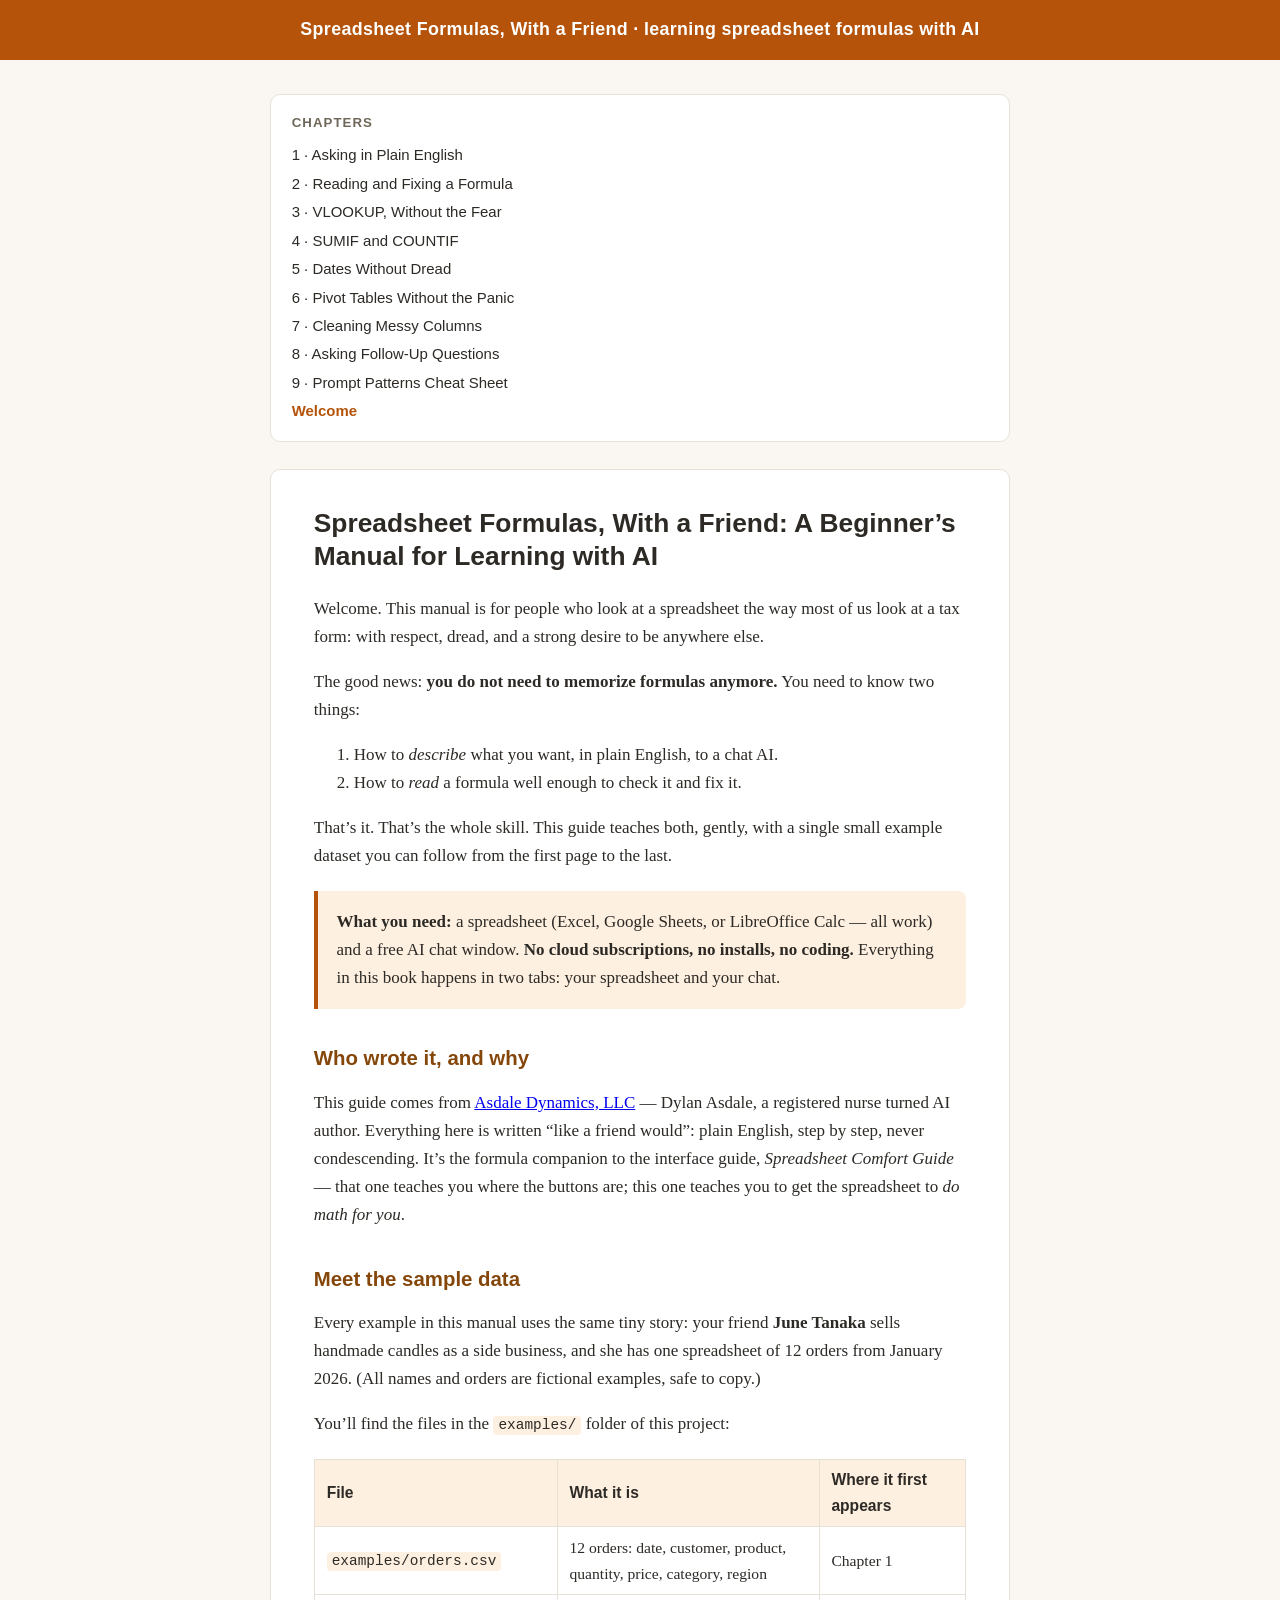
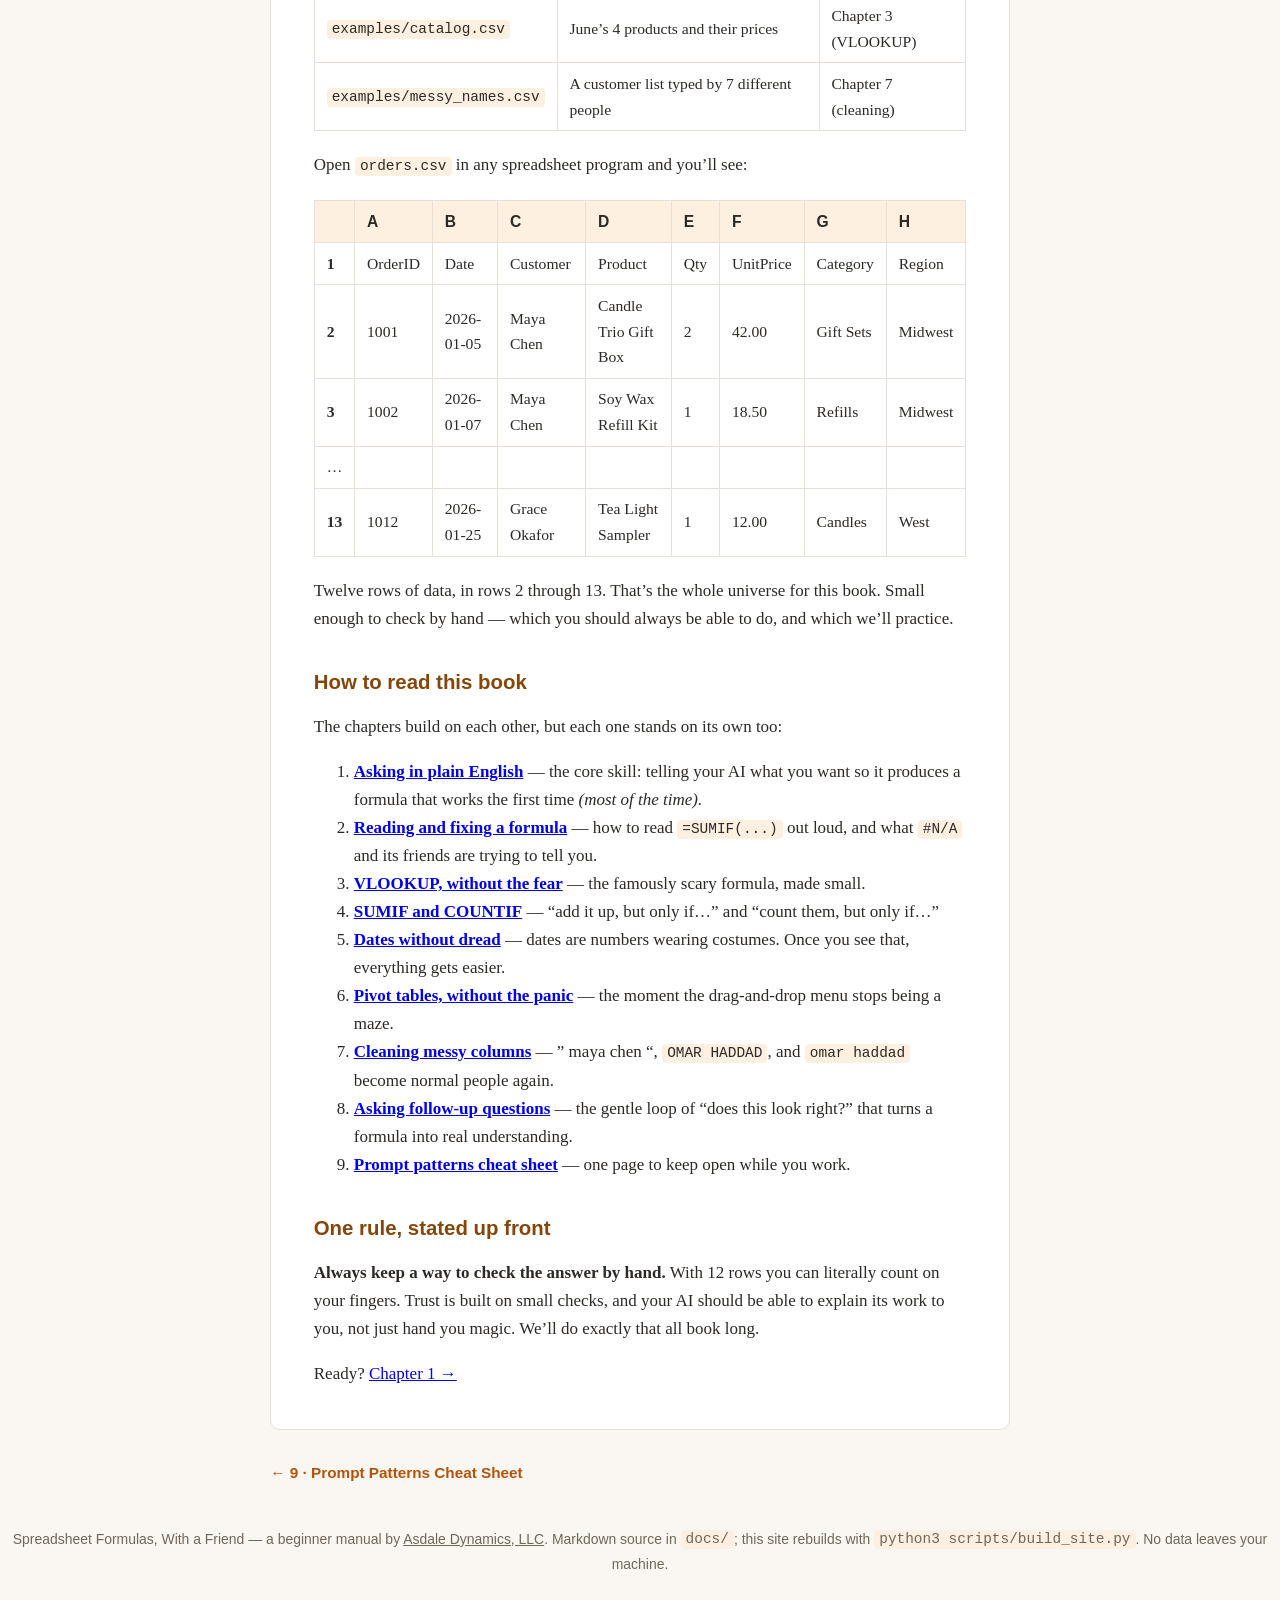
<file: site/index.html>
<!DOCTYPE html>
<html lang="en">
<head>
<meta charset="utf-8">
<meta name="viewport" content="width=device-width, initial-scale=1">
<title>Welcome · Spreadsheet Formulas, With a Friend</title>
<meta name="description" content="A beginner manual on learning spreadsheet formulas (VLOOKUP, SUMIF, dates, pivot tables) with an AI chat window. Plain English, tested examples, by Asdale Dynamics, LLC.">
<link rel="stylesheet" href="style.css">
</head>
<body>
<header class="site"><a class="title" href="index.html">
Spreadsheet Formulas, With a Friend &#183; learning spreadsheet formulas with AI
</a></header>
<main>
<nav class="chapters"><strong>Chapters</strong><a href="01-asking-in-plain-english.html">1 · Asking in Plain English</a><br><a href="02-reading-and-fixing-formulas.html">2 · Reading and Fixing a Formula</a><br><a href="03-vlookup.html">3 · VLOOKUP, Without the Fear</a><br><a href="04-sumif-and-countif.html">4 · SUMIF and COUNTIF</a><br><a href="05-dates.html">5 · Dates Without Dread</a><br><a href="06-pivot-tables.html">6 · Pivot Tables Without the Panic</a><br><a href="07-cleaning-messy-columns.html">7 · Cleaning Messy Columns</a><br><a href="08-follow-up-questions.html">8 · Asking Follow-Up Questions</a><br><a href="09-cheatsheet.html">9 · Prompt Patterns Cheat Sheet</a><br><a class="here" href="index.html">Welcome</a></nav>
<article>
<h1 id="spreadsheet-formulas-with-a-friend-a-beginners-manual-for-learning-with-ai">Spreadsheet Formulas, With a Friend: A Beginner&rsquo;s Manual for Learning with AI</h1>
<p>Welcome. This manual is for people who look at a spreadsheet the way most of
us look at a tax form: with respect, dread, and a strong desire to be
anywhere else.</p>
<p>The good news: <strong>you do not need to memorize formulas anymore.</strong> You need to
know two things:</p>
<ol>
<li>How to <em>describe</em> what you want, in plain English, to a chat AI.</li>
<li>How to <em>read</em> a formula well enough to check it and fix it.</li>
</ol>
<p>That&rsquo;s it. That&rsquo;s the whole skill. This guide teaches both, gently, with a
single small example dataset you can follow from the first page to the last.</p>
<blockquote>
<p><strong>What you need:</strong> a spreadsheet (Excel, Google Sheets, or LibreOffice
Calc — all work) and a free AI chat window. <strong>No cloud subscriptions, no
installs, no coding.</strong> Everything in this book happens in two tabs: your
spreadsheet and your chat.</p>
</blockquote>
<h2 id="who-wrote-it-and-why">Who wrote it, and why</h2>
<p>This guide comes from <a href="https://dylanasdale.github.io">Asdale Dynamics, LLC</a> —
Dylan Asdale, a registered nurse turned AI author. Everything here is
written &ldquo;like a friend would&rdquo;: plain English, step by step, never
condescending. It&rsquo;s the formula companion to the interface guide,
<em>Spreadsheet Comfort Guide</em> — that one teaches you where the buttons are;
this one teaches you to get the spreadsheet to <em>do math for you</em>.</p>
<h2 id="meet-the-sample-data">Meet the sample data</h2>
<p>Every example in this manual uses the same tiny story: your friend <strong>June
Tanaka</strong> sells handmade candles as a side business, and she has one
spreadsheet of 12 orders from January 2026. (All names and orders are
fictional examples, safe to copy.)</p>
<p>You&rsquo;ll find the files in the <code>examples/</code> folder of this project:</p>
<table>
<thead>
<tr>
<th>File</th>
<th>What it is</th>
<th>Where it first appears</th>
</tr>
</thead>
<tbody>
<tr>
<td><code>examples/orders.csv</code></td>
<td>12 orders: date, customer, product, quantity, price, category, region</td>
<td>Chapter 1</td>
</tr>
<tr>
<td><code>examples/catalog.csv</code></td>
<td>June&rsquo;s 4 products and their prices</td>
<td>Chapter 3 (VLOOKUP)</td>
</tr>
<tr>
<td><code>examples/messy_names.csv</code></td>
<td>A customer list typed by 7 different people</td>
<td>Chapter 7 (cleaning)</td>
</tr>
</tbody>
</table>
<p>Open <code>orders.csv</code> in any spreadsheet program and you&rsquo;ll see:</p>
<table>
<thead>
<tr>
<th></th>
<th>A</th>
<th>B</th>
<th>C</th>
<th>D</th>
<th>E</th>
<th>F</th>
<th>G</th>
<th>H</th>
</tr>
</thead>
<tbody>
<tr>
<td><strong>1</strong></td>
<td>OrderID</td>
<td>Date</td>
<td>Customer</td>
<td>Product</td>
<td>Qty</td>
<td>UnitPrice</td>
<td>Category</td>
<td>Region</td>
</tr>
<tr>
<td><strong>2</strong></td>
<td>1001</td>
<td>2026-01-05</td>
<td>Maya Chen</td>
<td>Candle Trio Gift Box</td>
<td>2</td>
<td>42.00</td>
<td>Gift Sets</td>
<td>Midwest</td>
</tr>
<tr>
<td><strong>3</strong></td>
<td>1002</td>
<td>2026-01-07</td>
<td>Maya Chen</td>
<td>Soy Wax Refill Kit</td>
<td>1</td>
<td>18.50</td>
<td>Refills</td>
<td>Midwest</td>
</tr>
<tr>
<td>&hellip;</td>
<td></td>
<td></td>
<td></td>
<td></td>
<td></td>
<td></td>
<td></td>
<td></td>
</tr>
<tr>
<td><strong>13</strong></td>
<td>1012</td>
<td>2026-01-25</td>
<td>Grace Okafor</td>
<td>Tea Light Sampler</td>
<td>1</td>
<td>12.00</td>
<td>Candles</td>
<td>West</td>
</tr>
</tbody>
</table>
<p>Twelve rows of data, in rows 2 through 13. That&rsquo;s the whole universe for
this book. Small enough to check by hand — which you should always be able
to do, and which we&rsquo;ll practice.</p>
<h2 id="how-to-read-this-book">How to read this book</h2>
<p>The chapters build on each other, but each one stands on its own too:</p>
<ol>
<li><strong><a href="01-asking-in-plain-english.html">Asking in plain English</a></strong> — the core
   skill: telling your AI what you want so it produces a formula that works
   the first time <em>(most of the time).</em></li>
<li><strong><a href="02-reading-and-fixing-formulas.html">Reading and fixing a formula</a></strong> —
   how to read <code>=SUMIF(...)</code> out loud, and what <code>#N/A</code> and its friends are
   trying to tell you.</li>
<li><strong><a href="03-vlookup.html">VLOOKUP, without the fear</a></strong> — the famously scary
   formula, made small.</li>
<li><strong><a href="04-sumif-and-countif.html">SUMIF and COUNTIF</a></strong> — &ldquo;add it up, but only
   if…&rdquo; and &ldquo;count them, but only if…&rdquo;</li>
<li><strong><a href="05-dates.html">Dates without dread</a></strong> — dates are numbers wearing
   costumes. Once you see that, everything gets easier.</li>
<li><strong><a href="06-pivot-tables.html">Pivot tables, without the panic</a></strong> — the moment
   the drag-and-drop menu stops being a maze.</li>
<li><strong><a href="07-cleaning-messy-columns.html">Cleaning messy columns</a></strong> — &rdquo;  maya
   chen &ldquo;, <code>OMAR HADDAD</code>, and <code>omar   haddad</code> become normal people again.</li>
<li><strong><a href="08-follow-up-questions.html">Asking follow-up questions</a></strong> — the gentle
   loop of &ldquo;does this look right?&rdquo; that turns a formula into real
   understanding.</li>
<li><strong><a href="09-cheatsheet.html">Prompt patterns cheat sheet</a></strong> — one page to keep
   open while you work.</li>
</ol>
<h2 id="one-rule-stated-up-front">One rule, stated up front</h2>
<p><strong>Always keep a way to check the answer by hand.</strong> With 12 rows you can
literally count on your fingers. Trust is built on small checks, and your AI
should be able to explain its work to you, not just hand you magic. We&rsquo;ll do
exactly that all book long.</p>
<p>Ready? <a href="01-asking-in-plain-english.html">Chapter 1 →</a></p>
</article>
<footer class="pager"><a href="09-cheatsheet.html">&#8592; 9 · Prompt Patterns Cheat Sheet</a><span></span></footer>
</main>
<footer class="colophon">
Spreadsheet Formulas, With a Friend &#8212; a beginner manual by
<a href="https://dylanasdale.github.io">Asdale Dynamics, LLC</a>.
Markdown source in <code>docs/</code>; this site rebuilds with
<code>python3 scripts/build_site.py</code>. No data leaves your machine.
</footer>
</body>
</html>
</file>
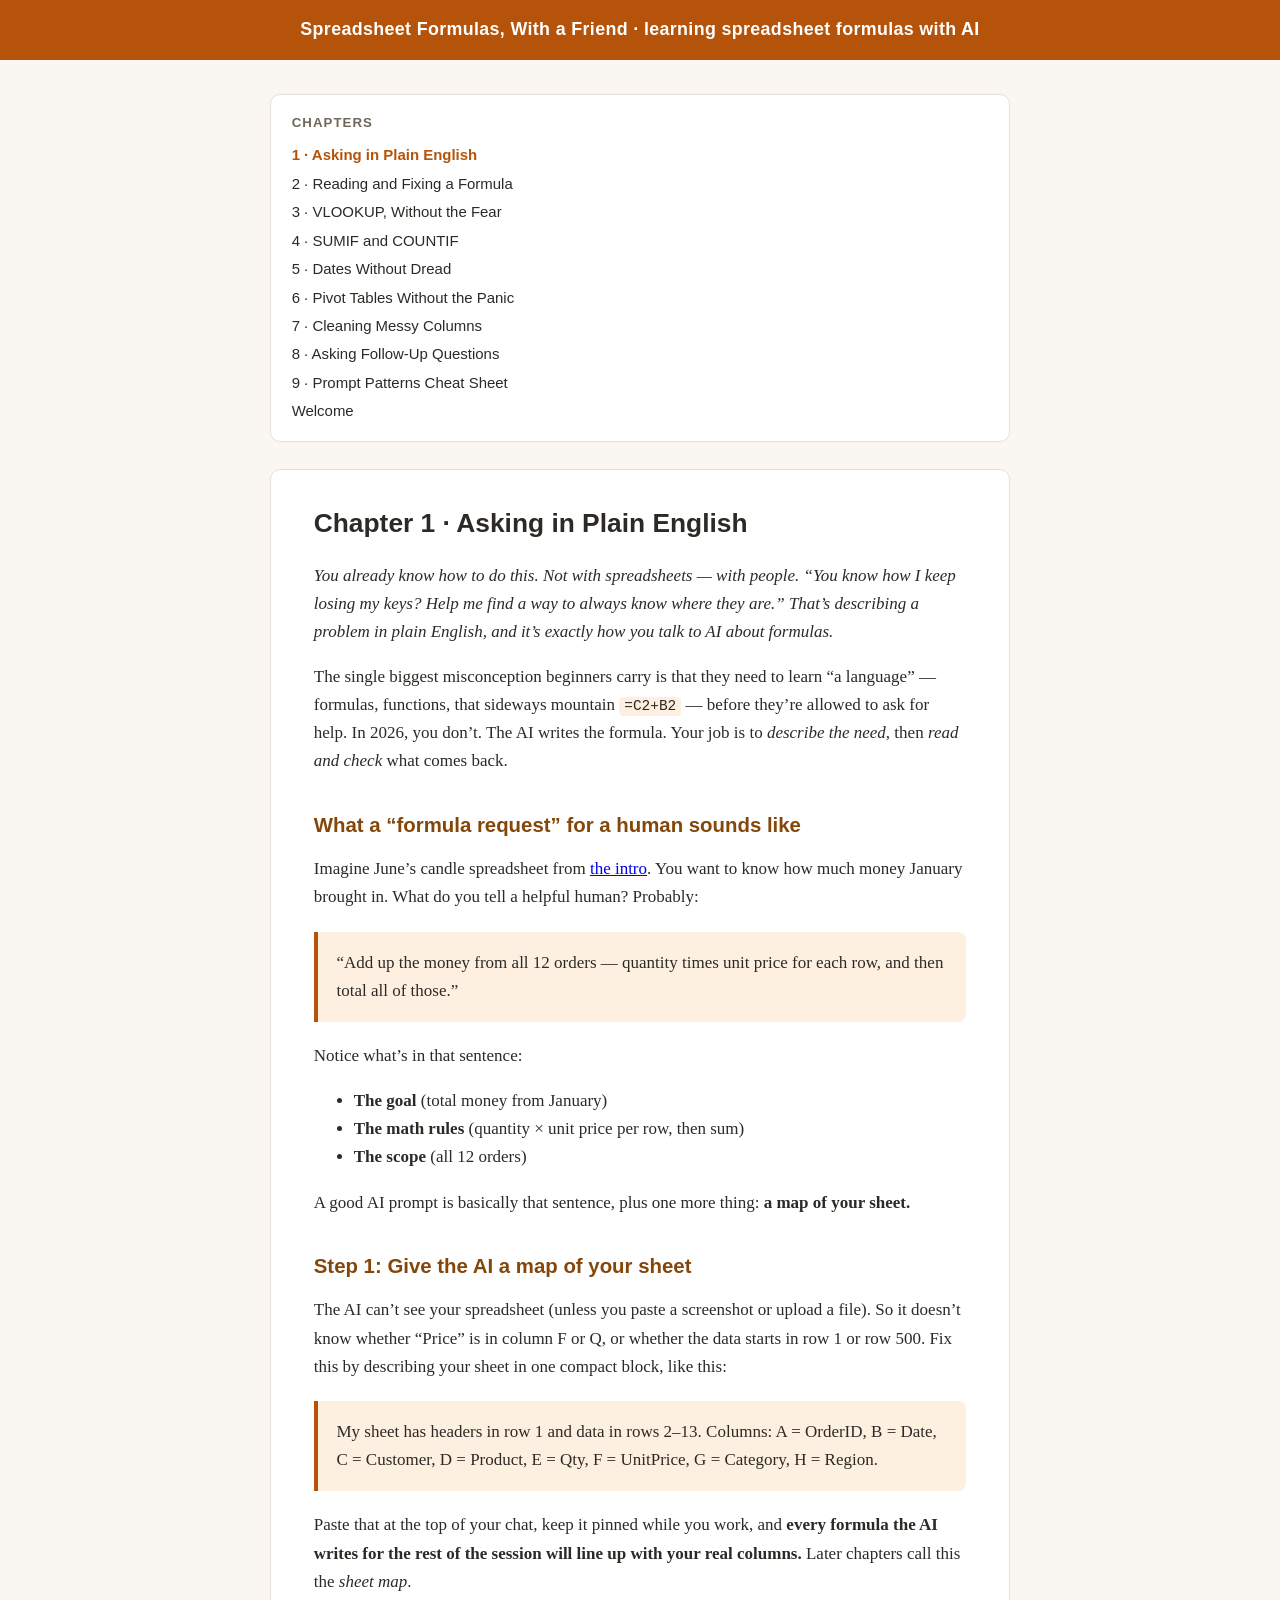
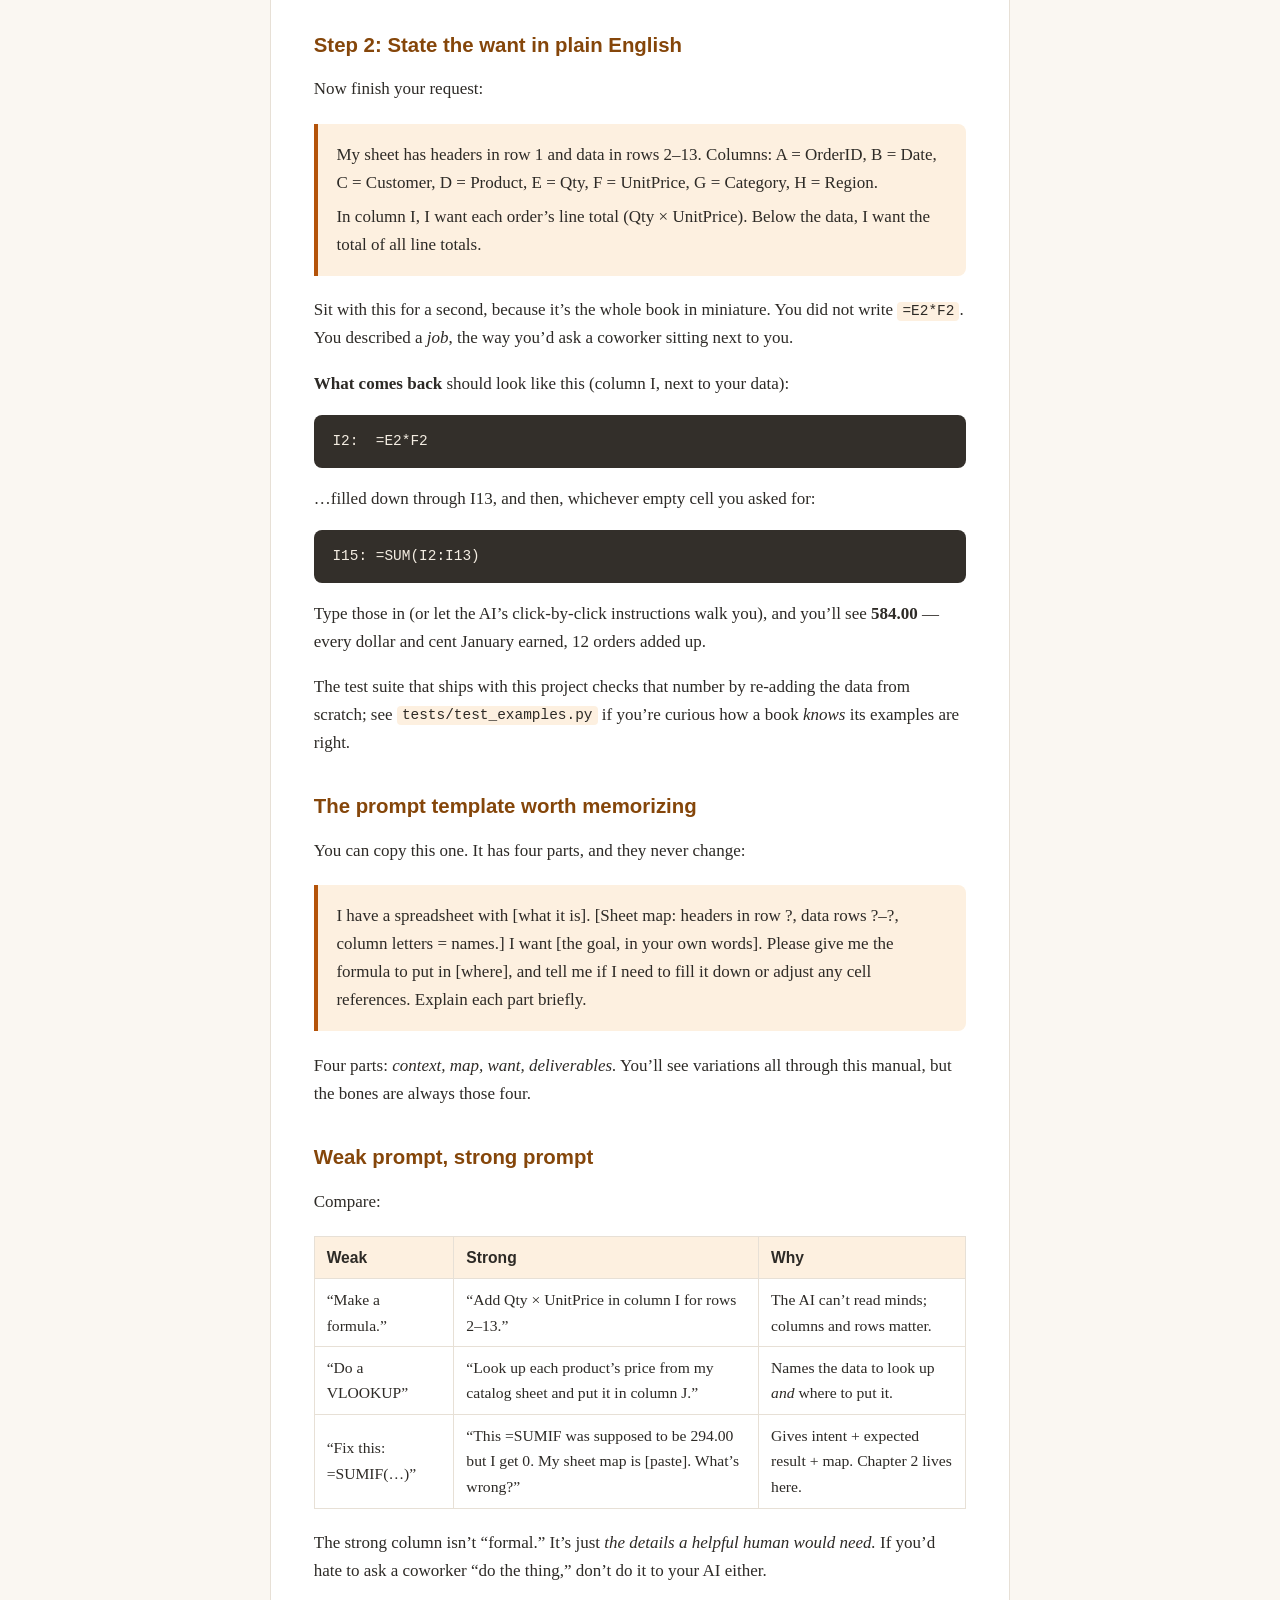
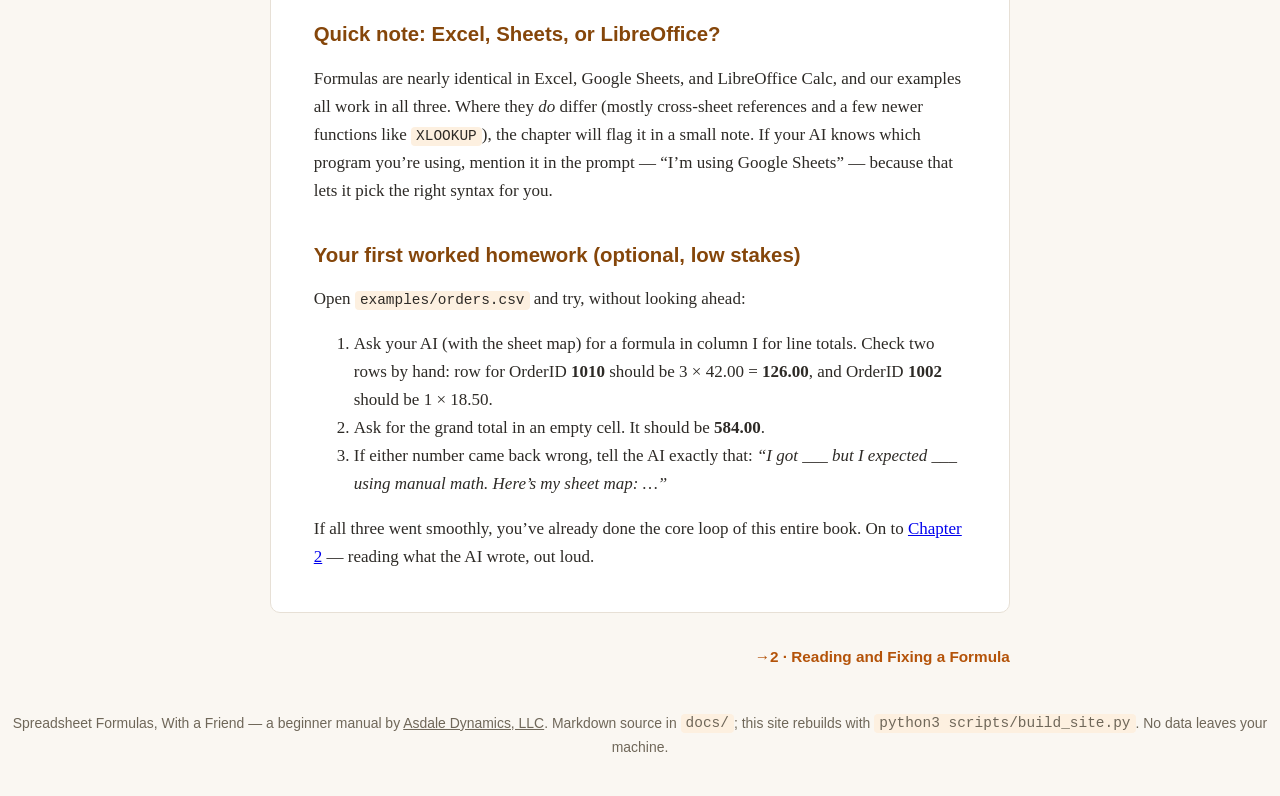
<file: site/01-asking-in-plain-english.html>
<!DOCTYPE html>
<html lang="en">
<head>
<meta charset="utf-8">
<meta name="viewport" content="width=device-width, initial-scale=1">
<title>1 · Asking in Plain English · Spreadsheet Formulas, With a Friend</title>
<meta name="description" content="A beginner manual on learning spreadsheet formulas (VLOOKUP, SUMIF, dates, pivot tables) with an AI chat window. Plain English, tested examples, by Asdale Dynamics, LLC.">
<link rel="stylesheet" href="style.css">
</head>
<body>
<header class="site"><a class="title" href="index.html">
Spreadsheet Formulas, With a Friend &#183; learning spreadsheet formulas with AI
</a></header>
<main>
<nav class="chapters"><strong>Chapters</strong><a class="here" href="01-asking-in-plain-english.html">1 · Asking in Plain English</a><br><a href="02-reading-and-fixing-formulas.html">2 · Reading and Fixing a Formula</a><br><a href="03-vlookup.html">3 · VLOOKUP, Without the Fear</a><br><a href="04-sumif-and-countif.html">4 · SUMIF and COUNTIF</a><br><a href="05-dates.html">5 · Dates Without Dread</a><br><a href="06-pivot-tables.html">6 · Pivot Tables Without the Panic</a><br><a href="07-cleaning-messy-columns.html">7 · Cleaning Messy Columns</a><br><a href="08-follow-up-questions.html">8 · Asking Follow-Up Questions</a><br><a href="09-cheatsheet.html">9 · Prompt Patterns Cheat Sheet</a><br><a href="index.html">Welcome</a></nav>
<article>
<h1 id="chapter-1-asking-in-plain-english">Chapter 1 · Asking in Plain English</h1>
<p><em>You already know how to do this. Not with spreadsheets — with people.
&ldquo;You know how I keep losing my keys? Help me find a way to always know
where they are.&rdquo; That&rsquo;s describing a problem in plain English, and it&rsquo;s
exactly how you talk to AI about formulas.</em></p>
<p>The single biggest misconception beginners carry is that they need to learn
&ldquo;a language&rdquo; — formulas, functions, that sideways mountain <code>=C2+B2</code> —
before they&rsquo;re allowed to ask for help. In 2026, you don&rsquo;t. The AI writes
the formula. Your job is to <em>describe the need</em>, then <em>read and check</em> what
comes back.</p>
<h2 id="what-a-formula-request-for-a-human-sounds-like">What a &ldquo;formula request&rdquo; for a human sounds like</h2>
<p>Imagine June&rsquo;s candle spreadsheet from <a href="index.html">the intro</a>. You want to
know how much money January brought in. What do you tell a helpful human?
Probably:</p>
<blockquote>
<p>&ldquo;Add up the money from all 12 orders — quantity times unit price for each
row, and then total all of those.&rdquo;</p>
</blockquote>
<p>Notice what&rsquo;s in that sentence:</p>
<ul>
<li><strong>The goal</strong> (total money from January)</li>
<li><strong>The math rules</strong> (quantity × unit price per row, then sum)</li>
<li><strong>The scope</strong> (all 12 orders)</li>
</ul>
<p>A good AI prompt is basically that sentence, plus one more thing: <strong>a map
of your sheet.</strong></p>
<h2 id="step-1-give-the-ai-a-map-of-your-sheet">Step 1: Give the AI a map of your sheet</h2>
<p>The AI can&rsquo;t see your spreadsheet (unless you paste a screenshot or upload a
file). So it doesn&rsquo;t know whether &ldquo;Price&rdquo; is in column F or Q, or whether
the data starts in row 1 or row 500. Fix this by describing your sheet in
one compact block, like this:</p>
<blockquote>
<p>My sheet has headers in row 1 and data in rows 2–13.
Columns:
A = OrderID, B = Date, C = Customer, D = Product,
E = Qty, F = UnitPrice, G = Category, H = Region.</p>
</blockquote>
<p>Paste that at the top of your chat, keep it pinned while you work, and
<strong>every formula the AI writes for the rest of the session will line up with
your real columns.</strong> Later chapters call this the <em>sheet map</em>.</p>
<h2 id="step-2-state-the-want-in-plain-english">Step 2: State the want in plain English</h2>
<p>Now finish your request:</p>
<blockquote>
<p>My sheet has headers in row 1 and data in rows 2–13.
Columns: A = OrderID, B = Date, C = Customer, D = Product,
E = Qty, F = UnitPrice, G = Category, H = Region.</p>
<p>In column I, I want each order&rsquo;s line total (Qty × UnitPrice).
Below the data, I want the total of all line totals.</p>
</blockquote>
<p>Sit with this for a second, because it&rsquo;s the whole book in miniature. You
did not write <code>=E2*F2</code>. You described a <em>job</em>, the way you&rsquo;d ask a coworker
sitting next to you.</p>
<p><strong>What comes back</strong> should look like this (column I, next to your data):</p>
<pre><code>I2:  =E2*F2
</code></pre>
<p>…filled down through I13, and then, whichever empty cell you asked for:</p>
<pre><code>I15: =SUM(I2:I13)
</code></pre>
<p>Type those in (or let the AI&rsquo;s click-by-click instructions walk you), and
you&rsquo;ll see <strong>584.00</strong> — every dollar and cent January earned, 12 orders
added up.</p>
<p>The test suite that ships with this project checks that number by
re-adding the data from scratch; see <code>tests/test_examples.py</code> if you&rsquo;re
curious how a book <em>knows</em> its examples are right.</p>
<h2 id="the-prompt-template-worth-memorizing">The prompt template worth memorizing</h2>
<p>You can copy this one. It has four parts, and they never change:</p>
<blockquote>
<p>I have a spreadsheet with [what it is].
[Sheet map: headers in row ?, data rows ?–?, column letters = names.]
I want [the goal, in your own words].
Please give me the formula to put in [where], and tell me if I need to
fill it down or adjust any cell references. Explain each part briefly.</p>
</blockquote>
<p>Four parts: <em>context, map, want, deliverables.</em> You&rsquo;ll see variations all
through this manual, but the bones are always those four.</p>
<h2 id="weak-prompt-strong-prompt">Weak prompt, strong prompt</h2>
<p>Compare:</p>
<table>
<thead>
<tr>
<th>Weak</th>
<th>Strong</th>
<th>Why</th>
</tr>
</thead>
<tbody>
<tr>
<td>&ldquo;Make a formula.&rdquo;</td>
<td>&ldquo;Add Qty × UnitPrice in column I for rows 2–13.&rdquo;</td>
<td>The AI can&rsquo;t read minds; columns and rows matter.</td>
</tr>
<tr>
<td>&ldquo;Do a VLOOKUP&rdquo;</td>
<td>&ldquo;Look up each product&rsquo;s price from my catalog sheet and put it in column J.&rdquo;</td>
<td>Names the data to look up <em>and</em> where to put it.</td>
</tr>
<tr>
<td>&ldquo;Fix this: =SUMIF(&hellip;)&rdquo;</td>
<td>&ldquo;This =SUMIF was supposed to be 294.00 but I get 0. My sheet map is [paste]. What&rsquo;s wrong?&rdquo;</td>
<td>Gives intent + expected result + map. Chapter 2 lives here.</td>
</tr>
</tbody>
</table>
<p>The strong column isn&rsquo;t &ldquo;formal.&rdquo; It&rsquo;s just <em>the details a helpful human
would need.</em> If you&rsquo;d hate to ask a coworker &ldquo;do the thing,&rdquo; don&rsquo;t do it to
your AI either.</p>
<h2 id="quick-note-excel-sheets-or-libreoffice">Quick note: Excel, Sheets, or LibreOffice?</h2>
<p>Formulas are nearly identical in Excel, Google Sheets, and LibreOffice Calc,
and our examples all work in all three. Where they <em>do</em> differ (mostly
cross-sheet references and a few newer functions like <code>XLOOKUP</code>), the
chapter will flag it in a small note. If your AI knows which program you&rsquo;re
using, mention it in the prompt — &ldquo;I&rsquo;m using Google Sheets&rdquo; — because that
lets it pick the right syntax for you.</p>
<h2 id="your-first-worked-homework-optional-low-stakes">Your first worked homework (optional, low stakes)</h2>
<p>Open <code>examples/orders.csv</code> and try, without looking ahead:</p>
<ol>
<li>Ask your AI (with the sheet map) for a formula in column I for line
   totals. Check two rows by hand: row for OrderID <strong>1010</strong> should be
   3 × 42.00 = <strong>126.00</strong>, and OrderID <strong>1002</strong> should be 1 × 18.50.</li>
<li>Ask for the grand total in an empty cell. It should be <strong>584.00</strong>.</li>
<li>If either number came back wrong, tell the AI exactly that: <em>&ldquo;I got
   ___ but I expected ___ using manual math. Here&rsquo;s my sheet map: …&rdquo;</em></li>
</ol>
<p>If all three went smoothly, you&rsquo;ve already done the core loop of this
entire book. On to <a href="02-reading-and-fixing-formulas.html">Chapter 2</a> — reading
what the AI wrote, out loud.</p>
</article>
<footer class="pager"><span></span><a href="02-reading-and-fixing-formulas.html"> &#8594;2 · Reading and Fixing a Formula</a></footer>
</main>
<footer class="colophon">
Spreadsheet Formulas, With a Friend &#8212; a beginner manual by
<a href="https://dylanasdale.github.io">Asdale Dynamics, LLC</a>.
Markdown source in <code>docs/</code>; this site rebuilds with
<code>python3 scripts/build_site.py</code>. No data leaves your machine.
</footer>
</body>
</html>
</file>
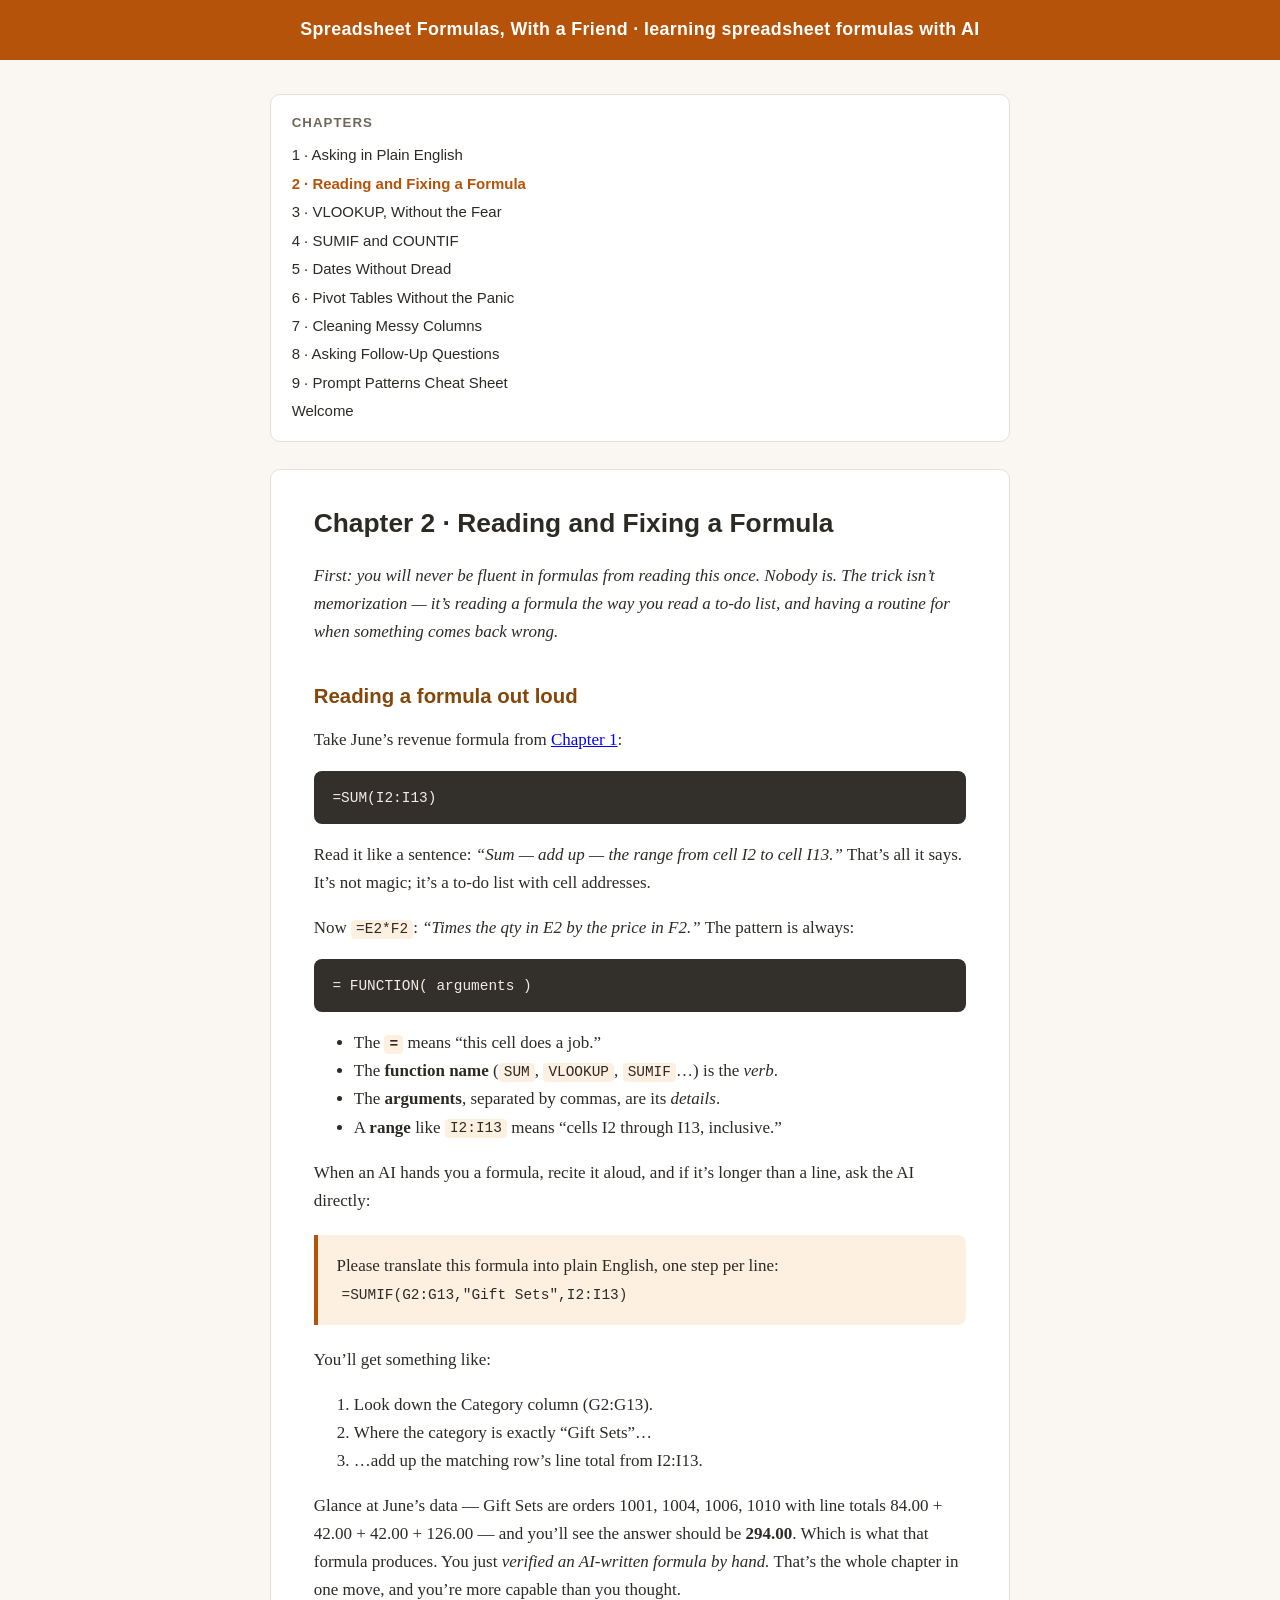
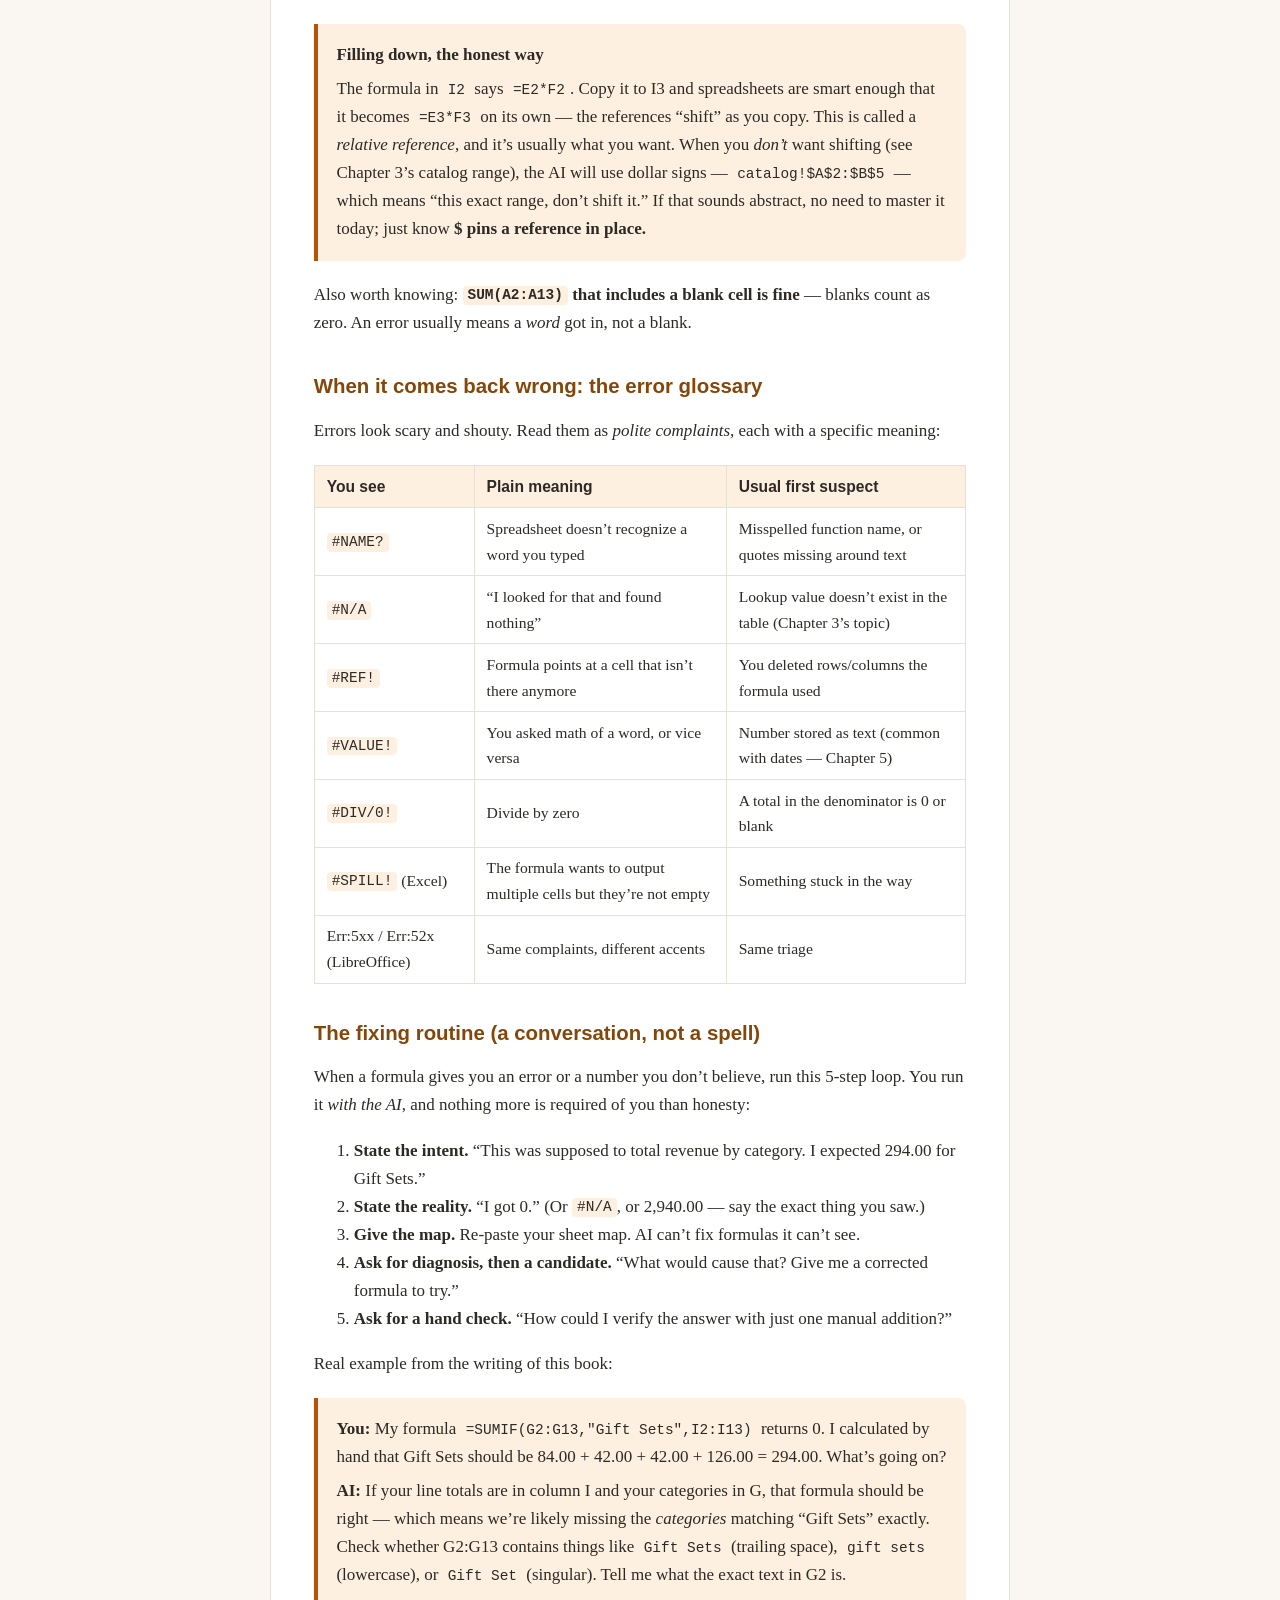
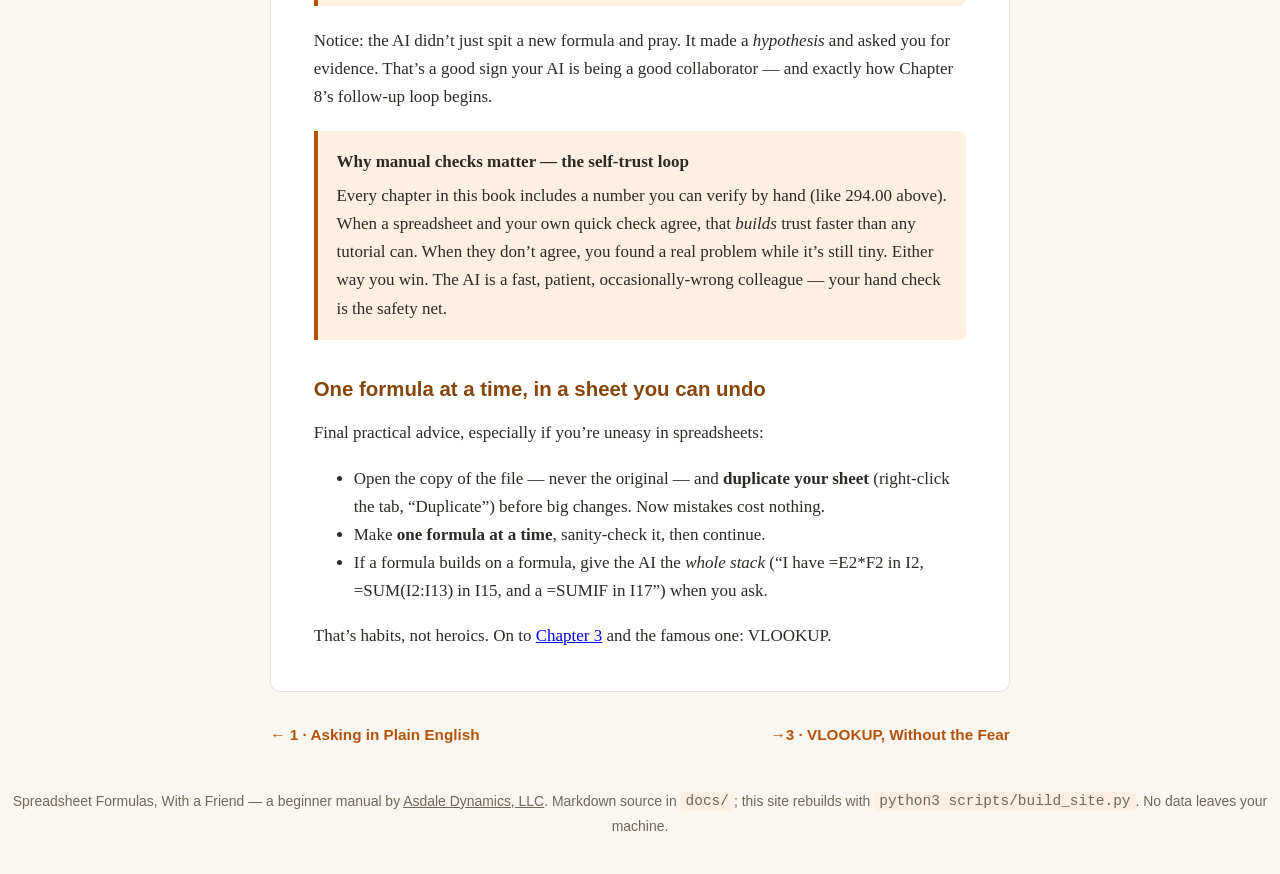
<file: site/02-reading-and-fixing-formulas.html>
<!DOCTYPE html>
<html lang="en">
<head>
<meta charset="utf-8">
<meta name="viewport" content="width=device-width, initial-scale=1">
<title>2 · Reading and Fixing a Formula · Spreadsheet Formulas, With a Friend</title>
<meta name="description" content="A beginner manual on learning spreadsheet formulas (VLOOKUP, SUMIF, dates, pivot tables) with an AI chat window. Plain English, tested examples, by Asdale Dynamics, LLC.">
<link rel="stylesheet" href="style.css">
</head>
<body>
<header class="site"><a class="title" href="index.html">
Spreadsheet Formulas, With a Friend &#183; learning spreadsheet formulas with AI
</a></header>
<main>
<nav class="chapters"><strong>Chapters</strong><a href="01-asking-in-plain-english.html">1 · Asking in Plain English</a><br><a class="here" href="02-reading-and-fixing-formulas.html">2 · Reading and Fixing a Formula</a><br><a href="03-vlookup.html">3 · VLOOKUP, Without the Fear</a><br><a href="04-sumif-and-countif.html">4 · SUMIF and COUNTIF</a><br><a href="05-dates.html">5 · Dates Without Dread</a><br><a href="06-pivot-tables.html">6 · Pivot Tables Without the Panic</a><br><a href="07-cleaning-messy-columns.html">7 · Cleaning Messy Columns</a><br><a href="08-follow-up-questions.html">8 · Asking Follow-Up Questions</a><br><a href="09-cheatsheet.html">9 · Prompt Patterns Cheat Sheet</a><br><a href="index.html">Welcome</a></nav>
<article>
<h1 id="chapter-2-reading-and-fixing-a-formula">Chapter 2 · Reading and Fixing a Formula</h1>
<p><em>First: you will never be fluent in formulas from reading this once. Nobody
is. The trick isn&rsquo;t memorization — it&rsquo;s reading a formula the way you read a
to-do list, and having a routine for when something comes back wrong.</em></p>
<h2 id="reading-a-formula-out-loud">Reading a formula out loud</h2>
<p>Take June&rsquo;s revenue formula from <a href="01-asking-in-plain-english.html">Chapter 1</a>:</p>
<pre><code>=SUM(I2:I13)
</code></pre>
<p>Read it like a sentence: <em>&ldquo;Sum — add up — the range from cell I2 to cell
I13.&rdquo;</em> That&rsquo;s all it says. It&rsquo;s not magic; it&rsquo;s a to-do list with cell
addresses.</p>
<p>Now <code>=E2*F2</code>: <em>&ldquo;Times the qty in E2 by the price in F2.&rdquo;</em> The pattern is
always:</p>
<pre><code>= FUNCTION( arguments )
</code></pre>
<ul>
<li>The <strong><code>=</code></strong> means &ldquo;this cell does a job.&rdquo;</li>
<li>The <strong>function name</strong> (<code>SUM</code>, <code>VLOOKUP</code>, <code>SUMIF</code>…) is the <em>verb</em>.</li>
<li>The <strong>arguments</strong>, separated by commas, are its <em>details</em>.</li>
<li>A <strong>range</strong> like <code>I2:I13</code> means &ldquo;cells I2 through I13, inclusive.&rdquo;</li>
</ul>
<p>When an AI hands you a formula, recite it aloud, and if it&rsquo;s longer than a
line, ask the AI directly:</p>
<blockquote>
<p>Please translate this formula into plain English, one step per line:
<code>=SUMIF(G2:G13,"Gift Sets",I2:I13)</code></p>
</blockquote>
<p>You&rsquo;ll get something like:</p>
<ol>
<li>Look down the Category column (G2:G13).</li>
<li>Where the category is exactly &ldquo;Gift Sets&rdquo;…</li>
<li>…add up the matching row&rsquo;s line total from I2:I13.</li>
</ol>
<p>Glance at June&rsquo;s data — Gift Sets are orders 1001, 1004, 1006, 1010 with
line totals 84.00 + 42.00 + 42.00 + 126.00 — and you&rsquo;ll see the answer
should be <strong>294.00</strong>. Which is what that formula produces. You just
<em>verified an AI-written formula by hand.</em> That&rsquo;s the whole chapter in one
move, and you&rsquo;re more capable than you thought.</p>
<blockquote>
<p><strong>Filling down, the honest way</strong></p>
<p>The formula in <code>I2</code> says <code>=E2*F2</code>. Copy it to I3 and spreadsheets are
smart enough that it becomes <code>=E3*F3</code> on its own — the references
&ldquo;shift&rdquo; as you copy. This is called a <em>relative reference</em>, and it&rsquo;s
usually what you want. When you <em>don&rsquo;t</em> want shifting (see Chapter 3&rsquo;s
catalog range), the AI will use dollar signs — <code>catalog!$A$2:$B$5</code> —
which means &ldquo;this exact range, don&rsquo;t shift it.&rdquo; If that sounds abstract,
no need to master it today; just know <strong>$ pins a reference in place.</strong></p>
</blockquote>
<p>Also worth knowing: <strong><code>SUM(A2:A13)</code> that includes a blank cell is fine</strong> —
blanks count as zero. An error usually means a <em>word</em> got in, not a blank.</p>
<h2 id="when-it-comes-back-wrong-the-error-glossary">When it comes back wrong: the error glossary</h2>
<p>Errors look scary and shouty. Read them as <em>polite complaints</em>, each with a
specific meaning:</p>
<table>
<thead>
<tr>
<th>You see</th>
<th>Plain meaning</th>
<th>Usual first suspect</th>
</tr>
</thead>
<tbody>
<tr>
<td><code>#NAME?</code></td>
<td>Spreadsheet doesn&rsquo;t recognize a word you typed</td>
<td>Misspelled function name, or quotes missing around text</td>
</tr>
<tr>
<td><code>#N/A</code></td>
<td>&ldquo;I looked for that and found nothing&rdquo;</td>
<td>Lookup value doesn&rsquo;t exist in the table (Chapter 3&rsquo;s topic)</td>
</tr>
<tr>
<td><code>#REF!</code></td>
<td>Formula points at a cell that isn&rsquo;t there anymore</td>
<td>You deleted rows/columns the formula used</td>
</tr>
<tr>
<td><code>#VALUE!</code></td>
<td>You asked math of a word, or vice versa</td>
<td>Number stored as text (common with dates — Chapter 5)</td>
</tr>
<tr>
<td><code>#DIV/0!</code></td>
<td>Divide by zero</td>
<td>A total in the denominator is 0 or blank</td>
</tr>
<tr>
<td><code>#SPILL!</code> (Excel)</td>
<td>The formula wants to output multiple cells but they&rsquo;re not empty</td>
<td>Something stuck in the way</td>
</tr>
<tr>
<td>Err:5xx / Err:52x (LibreOffice)</td>
<td>Same complaints, different accents</td>
<td>Same triage</td>
</tr>
</tbody>
</table>
<h2 id="the-fixing-routine-a-conversation-not-a-spell">The fixing routine (a conversation, not a spell)</h2>
<p>When a formula gives you an error or a number you don&rsquo;t believe, run this
5-step loop. You run it <em>with the AI</em>, and nothing more is required of you
than honesty:</p>
<ol>
<li><strong>State the intent.</strong> &ldquo;This was supposed to total revenue by category.
   I expected 294.00 for Gift Sets.&rdquo;</li>
<li><strong>State the reality.</strong> &ldquo;I got 0.&rdquo; (Or <code>#N/A</code>, or 2,940.00 — say the
   exact thing you saw.)</li>
<li><strong>Give the map.</strong> Re-paste your sheet map. AI can&rsquo;t fix formulas it
   can&rsquo;t see.</li>
<li><strong>Ask for diagnosis, then a candidate.</strong> &ldquo;What would cause that? Give
   me a corrected formula to try.&rdquo;</li>
<li><strong>Ask for a hand check.</strong> &ldquo;How could I verify the answer with just one
   manual addition?&rdquo;</li>
</ol>
<p>Real example from the writing of this book:</p>
<blockquote>
<p><strong>You:</strong> My formula <code>=SUMIF(G2:G13,"Gift Sets",I2:I13)</code> returns 0. I
calculated by hand that Gift Sets should be 84.00 + 42.00 + 42.00 +
126.00 = 294.00. What&rsquo;s going on?</p>
<p><strong>AI:</strong> If your line totals are in column I and your categories in G,
that formula should be right — which means we&rsquo;re likely missing the
<em>categories</em> matching &ldquo;Gift Sets&rdquo; exactly. Check whether G2:G13 contains
things like <code>Gift Sets</code> (trailing space), <code>gift sets</code>
(lowercase), or <code>Gift Set</code> (singular). Tell me what the exact text in
G2 is.</p>
</blockquote>
<p>Notice: the AI didn&rsquo;t just spit a new formula and pray. It made a
<em>hypothesis</em> and asked you for evidence. That&rsquo;s a good sign your AI is
being a good collaborator — and exactly how Chapter 8&rsquo;s follow-up loop
begins.</p>
<blockquote>
<p><strong>Why manual checks matter — the self-trust loop</strong></p>
<p>Every chapter in this book includes a number you can verify by hand
(like 294.00 above). When a spreadsheet and your own quick check
agree, that <em>builds</em> trust faster than any tutorial can. When they
don&rsquo;t agree, you found a real problem while it&rsquo;s still tiny. Either
way you win. The AI is a fast, patient, occasionally-wrong colleague —
your hand check is the safety net.</p>
</blockquote>
<h2 id="one-formula-at-a-time-in-a-sheet-you-can-undo">One formula at a time, in a sheet you can undo</h2>
<p>Final practical advice, especially if you&rsquo;re uneasy in spreadsheets:</p>
<ul>
<li>Open the copy of the file — never the original — and
  <strong>duplicate your sheet</strong> (right-click the tab, &ldquo;Duplicate&rdquo;) before big
  changes. Now mistakes cost nothing.</li>
<li>Make <strong>one formula at a time</strong>, sanity-check it, then continue.</li>
<li>If a formula builds on a formula, give the AI the <em>whole stack</em> (&ldquo;I have
  =E2*F2 in I2, =SUM(I2:I13) in I15, and a =SUMIF in I17&rdquo;) when you ask.</li>
</ul>
<p>That&rsquo;s habits, not heroics. On to <a href="03-vlookup.html">Chapter 3</a> and the
famous one: VLOOKUP.</p>
</article>
<footer class="pager"><a href="01-asking-in-plain-english.html">&#8592; 1 · Asking in Plain English</a><a href="03-vlookup.html"> &#8594;3 · VLOOKUP, Without the Fear</a></footer>
</main>
<footer class="colophon">
Spreadsheet Formulas, With a Friend &#8212; a beginner manual by
<a href="https://dylanasdale.github.io">Asdale Dynamics, LLC</a>.
Markdown source in <code>docs/</code>; this site rebuilds with
<code>python3 scripts/build_site.py</code>. No data leaves your machine.
</footer>
</body>
</html>
</file>
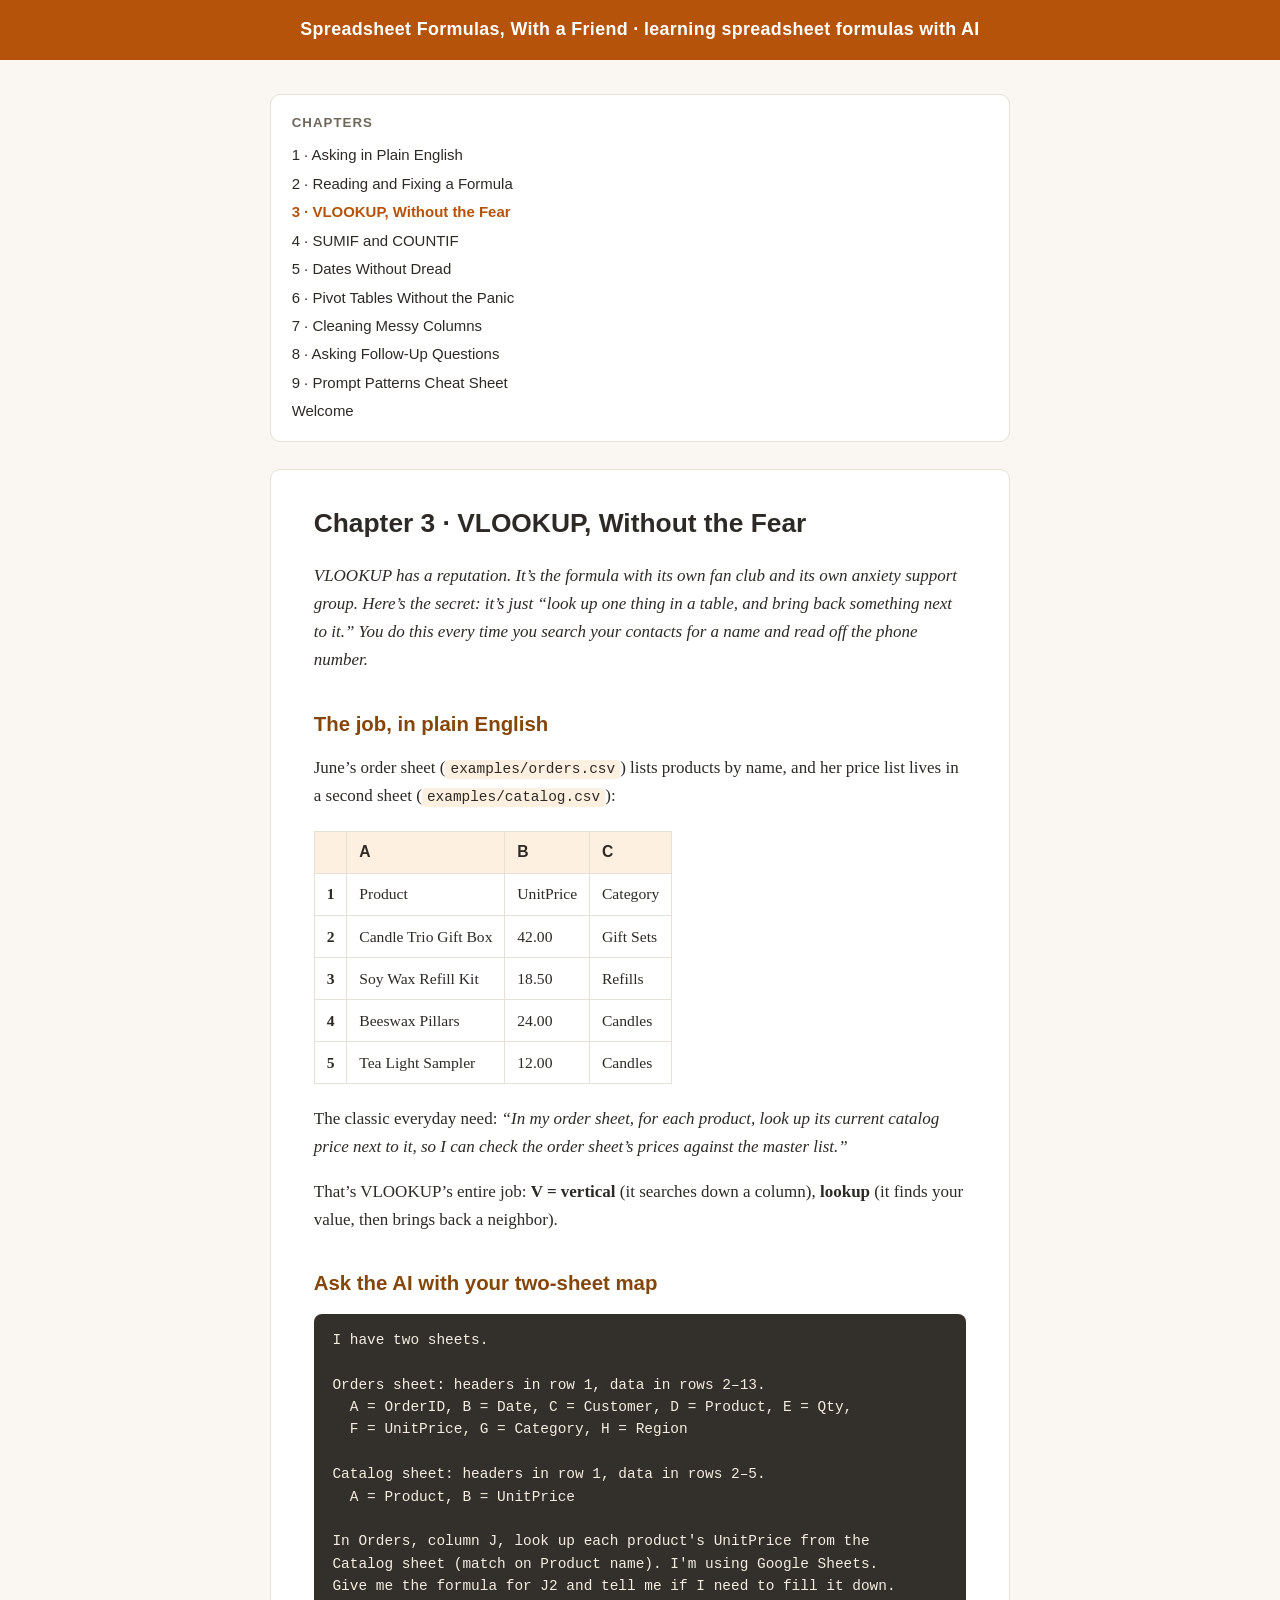
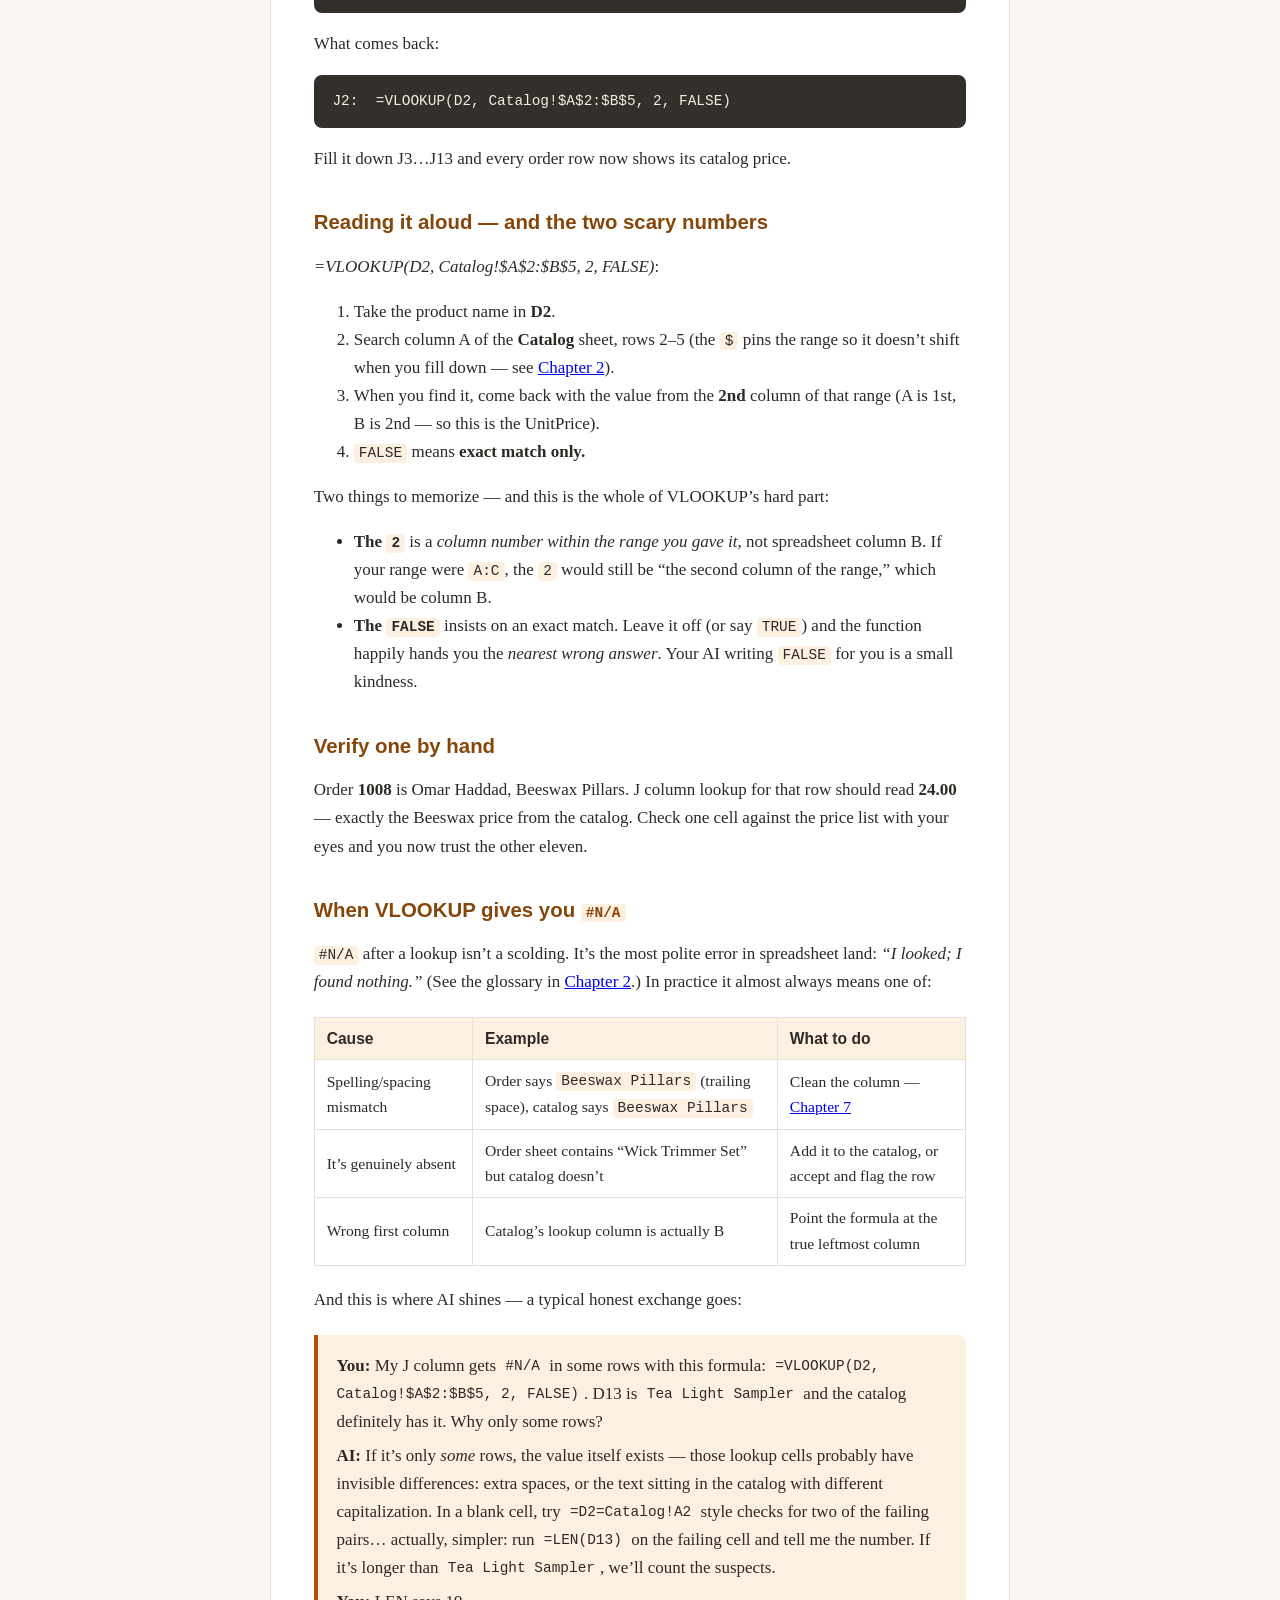
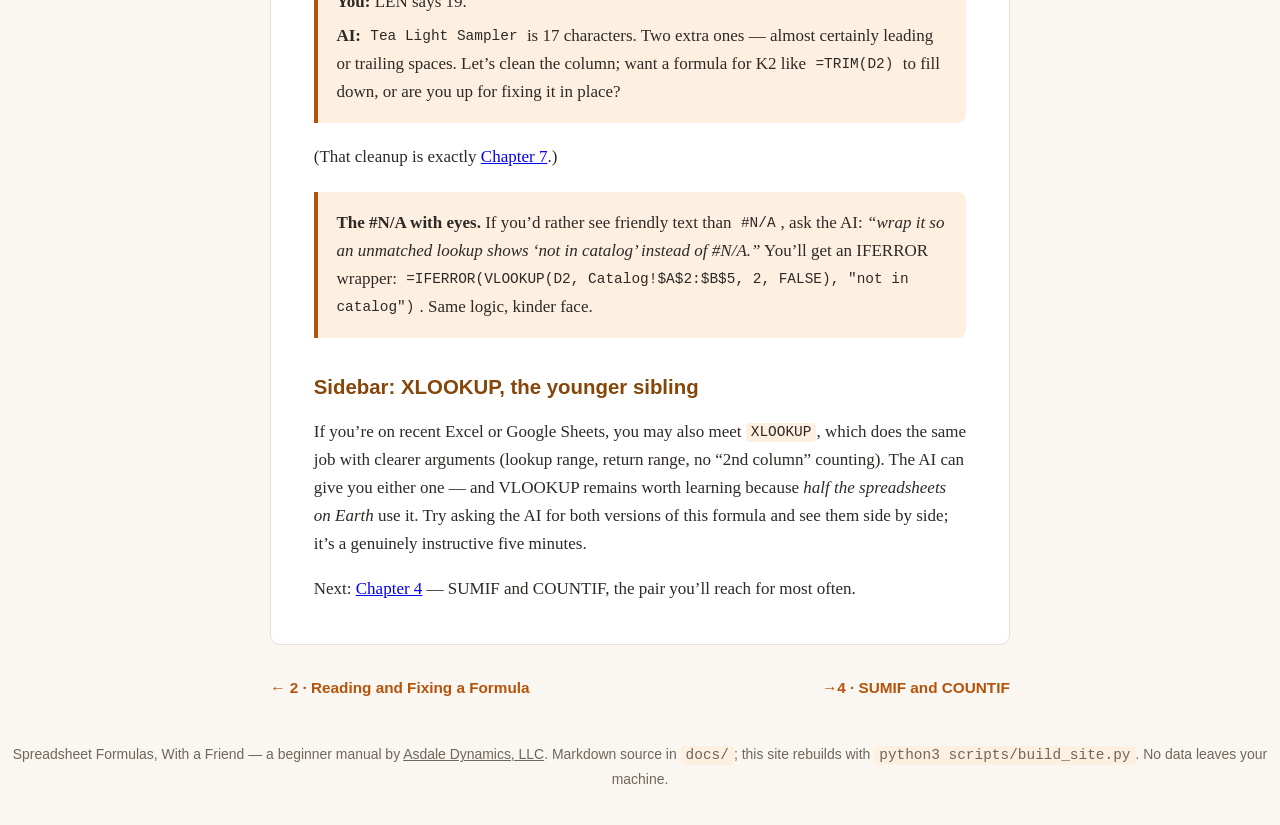
<file: site/03-vlookup.html>
<!DOCTYPE html>
<html lang="en">
<head>
<meta charset="utf-8">
<meta name="viewport" content="width=device-width, initial-scale=1">
<title>3 · VLOOKUP, Without the Fear · Spreadsheet Formulas, With a Friend</title>
<meta name="description" content="A beginner manual on learning spreadsheet formulas (VLOOKUP, SUMIF, dates, pivot tables) with an AI chat window. Plain English, tested examples, by Asdale Dynamics, LLC.">
<link rel="stylesheet" href="style.css">
</head>
<body>
<header class="site"><a class="title" href="index.html">
Spreadsheet Formulas, With a Friend &#183; learning spreadsheet formulas with AI
</a></header>
<main>
<nav class="chapters"><strong>Chapters</strong><a href="01-asking-in-plain-english.html">1 · Asking in Plain English</a><br><a href="02-reading-and-fixing-formulas.html">2 · Reading and Fixing a Formula</a><br><a class="here" href="03-vlookup.html">3 · VLOOKUP, Without the Fear</a><br><a href="04-sumif-and-countif.html">4 · SUMIF and COUNTIF</a><br><a href="05-dates.html">5 · Dates Without Dread</a><br><a href="06-pivot-tables.html">6 · Pivot Tables Without the Panic</a><br><a href="07-cleaning-messy-columns.html">7 · Cleaning Messy Columns</a><br><a href="08-follow-up-questions.html">8 · Asking Follow-Up Questions</a><br><a href="09-cheatsheet.html">9 · Prompt Patterns Cheat Sheet</a><br><a href="index.html">Welcome</a></nav>
<article>
<h1 id="chapter-3-vlookup-without-the-fear">Chapter 3 · VLOOKUP, Without the Fear</h1>
<p><em>VLOOKUP has a reputation. It&rsquo;s the formula with its own fan club and its
own anxiety support group. Here&rsquo;s the secret: it&rsquo;s just &ldquo;look up one thing
in a table, and bring back something next to it.&rdquo; You do this every time
you search your contacts for a name and read off the phone number.</em></p>
<h2 id="the-job-in-plain-english">The job, in plain English</h2>
<p>June&rsquo;s order sheet (<code>examples/orders.csv</code>) lists products by name, and her
price list lives in a second sheet (<code>examples/catalog.csv</code>):</p>
<table>
<thead>
<tr>
<th></th>
<th>A</th>
<th>B</th>
<th>C</th>
</tr>
</thead>
<tbody>
<tr>
<td><strong>1</strong></td>
<td>Product</td>
<td>UnitPrice</td>
<td>Category</td>
</tr>
<tr>
<td><strong>2</strong></td>
<td>Candle Trio Gift Box</td>
<td>42.00</td>
<td>Gift Sets</td>
</tr>
<tr>
<td><strong>3</strong></td>
<td>Soy Wax Refill Kit</td>
<td>18.50</td>
<td>Refills</td>
</tr>
<tr>
<td><strong>4</strong></td>
<td>Beeswax Pillars</td>
<td>24.00</td>
<td>Candles</td>
</tr>
<tr>
<td><strong>5</strong></td>
<td>Tea Light Sampler</td>
<td>12.00</td>
<td>Candles</td>
</tr>
</tbody>
</table>
<p>The classic everyday need: <em>&ldquo;In my order sheet, for each product, look up
its current catalog price next to it, so I can check the order sheet&rsquo;s
prices against the master list.&rdquo;</em></p>
<p>That&rsquo;s VLOOKUP&rsquo;s entire job: <strong>V = vertical</strong> (it searches down a column),
<strong>lookup</strong> (it finds your value, then brings back a neighbor).</p>
<h2 id="ask-the-ai-with-your-two-sheet-map">Ask the AI with your two-sheet map</h2>
<pre><code>I have two sheets.

Orders sheet: headers in row 1, data in rows 2–13.
  A = OrderID, B = Date, C = Customer, D = Product, E = Qty,
  F = UnitPrice, G = Category, H = Region

Catalog sheet: headers in row 1, data in rows 2–5.
  A = Product, B = UnitPrice

In Orders, column J, look up each product's UnitPrice from the
Catalog sheet (match on Product name). I'm using Google Sheets.
Give me the formula for J2 and tell me if I need to fill it down.
</code></pre>
<p>What comes back:</p>
<pre><code>J2:  =VLOOKUP(D2, Catalog!$A$2:$B$5, 2, FALSE)
</code></pre>
<p>Fill it down J3…J13 and every order row now shows its catalog price.</p>
<h2 id="reading-it-aloud-and-the-two-scary-numbers">Reading it aloud — and the two scary numbers</h2>
<p><em>=VLOOKUP(D2, Catalog!$A$2:$B$5, 2, FALSE)</em>:</p>
<ol>
<li>Take the product name in <strong>D2</strong>.</li>
<li>Search column A of the <strong>Catalog</strong> sheet, rows 2–5 (the <code>$</code> pins the
   range so it doesn&rsquo;t shift when you fill down — see <a href="02-reading-and-fixing-formulas.html">Chapter 2</a>).</li>
<li>When you find it, come back with the value from the <strong>2nd</strong> column of
   that range (A is 1st, B is 2nd — so this is the UnitPrice).</li>
<li><code>FALSE</code> means <strong>exact match only.</strong></li>
</ol>
<p>Two things to memorize — and this is the whole of VLOOKUP&rsquo;s hard part:</p>
<ul>
<li><strong>The <code>2</code></strong> is a <em>column number within the range you gave it</em>, not
  spreadsheet column B. If your range were <code>A:C</code>, the <code>2</code> would still be
  &ldquo;the second column of the range,&rdquo; which would be column B.</li>
<li><strong>The <code>FALSE</code></strong> insists on an exact match. Leave it off (or say <code>TRUE</code>)
  and the function happily hands you the <em>nearest wrong answer</em>. Your AI
  writing <code>FALSE</code> for you is a small kindness.</li>
</ul>
<h2 id="verify-one-by-hand">Verify one by hand</h2>
<p>Order <strong>1008</strong> is Omar Haddad, Beeswax Pillars. J column lookup for that
row should read <strong>24.00</strong> — exactly the Beeswax price from the catalog.
Check one cell against the price list with your eyes and you now trust the
other eleven.</p>
<h2 id="when-vlookup-gives-you-na">When VLOOKUP gives you <code>#N/A</code></h2>
<p><code>#N/A</code> after a lookup isn&rsquo;t a scolding. It&rsquo;s the most polite error in
spreadsheet land: <em>&ldquo;I looked; I found nothing.&rdquo;</em> (See the glossary in
<a href="02-reading-and-fixing-formulas.html">Chapter 2</a>.) In practice it almost
always means one of:</p>
<table>
<thead>
<tr>
<th>Cause</th>
<th>Example</th>
<th>What to do</th>
</tr>
</thead>
<tbody>
<tr>
<td>Spelling/spacing mismatch</td>
<td>Order says <code>Beeswax Pillars</code> (trailing space), catalog says <code>Beeswax Pillars</code></td>
<td>Clean the column — <a href="07-cleaning-messy-columns.html">Chapter 7</a></td>
</tr>
<tr>
<td>It&rsquo;s genuinely absent</td>
<td>Order sheet contains &ldquo;Wick Trimmer Set&rdquo; but catalog doesn&rsquo;t</td>
<td>Add it to the catalog, or accept and flag the row</td>
</tr>
<tr>
<td>Wrong first column</td>
<td>Catalog&rsquo;s lookup column is actually B</td>
<td>Point the formula at the true leftmost column</td>
</tr>
</tbody>
</table>
<p>And this is where AI shines — a typical honest exchange goes:</p>
<blockquote>
<p><strong>You:</strong> My J column gets <code>#N/A</code> in some rows with this formula:
<code>=VLOOKUP(D2, Catalog!$A$2:$B$5, 2, FALSE)</code>. D13 is <code>Tea Light Sampler</code>
and the catalog definitely has it. Why only some rows?</p>
<p><strong>AI:</strong> If it&rsquo;s only <em>some</em> rows, the value itself exists — those
lookup cells probably have invisible differences: extra spaces, or the
text sitting in the catalog with different capitalization. In a blank
cell, try <code>=D2=Catalog!A2</code> style checks for two of the failing pairs…
actually, simpler: run <code>=LEN(D13)</code> on the failing cell and tell me the
number. If it&rsquo;s longer than <code>Tea Light Sampler</code>, we&rsquo;ll count the
suspects.</p>
<p><strong>You:</strong> LEN says 19.</p>
<p><strong>AI:</strong> <code>Tea Light Sampler</code> is 17 characters. Two extra ones —
almost certainly leading or trailing spaces. Let&rsquo;s clean the column;
want a formula for K2 like <code>=TRIM(D2)</code> to fill down, or are you up for
fixing it in place?</p>
</blockquote>
<p>(That cleanup is exactly <a href="07-cleaning-messy-columns.html">Chapter 7</a>.)</p>
<blockquote>
<p><strong>The #N/A with eyes.</strong> If you&rsquo;d rather see friendly text than <code>#N/A</code>,
ask the AI: <em>&ldquo;wrap it so an unmatched lookup shows &lsquo;not in catalog&rsquo;
instead of #N/A.&rdquo;</em> You&rsquo;ll get an IFERROR wrapper:
<code>=IFERROR(VLOOKUP(D2, Catalog!$A$2:$B$5, 2, FALSE), "not in catalog")</code>.
Same logic, kinder face.</p>
</blockquote>
<h2 id="sidebar-xlookup-the-younger-sibling">Sidebar: XLOOKUP, the younger sibling</h2>
<p>If you&rsquo;re on recent Excel or Google Sheets, you may also meet
<code>XLOOKUP</code>, which does the same job with clearer arguments (lookup range,
return range, no &ldquo;2nd column&rdquo; counting). The AI can give you either one —
and VLOOKUP remains worth learning because <em>half the spreadsheets on Earth</em>
use it. Try asking the AI for both versions of this formula and see them
side by side; it&rsquo;s a genuinely instructive five minutes.</p>
<p>Next: <a href="04-sumif-and-countif.html">Chapter 4</a> — SUMIF and COUNTIF, the pair
you&rsquo;ll reach for most often.</p>
</article>
<footer class="pager"><a href="02-reading-and-fixing-formulas.html">&#8592; 2 · Reading and Fixing a Formula</a><a href="04-sumif-and-countif.html"> &#8594;4 · SUMIF and COUNTIF</a></footer>
</main>
<footer class="colophon">
Spreadsheet Formulas, With a Friend &#8212; a beginner manual by
<a href="https://dylanasdale.github.io">Asdale Dynamics, LLC</a>.
Markdown source in <code>docs/</code>; this site rebuilds with
<code>python3 scripts/build_site.py</code>. No data leaves your machine.
</footer>
</body>
</html>
</file>
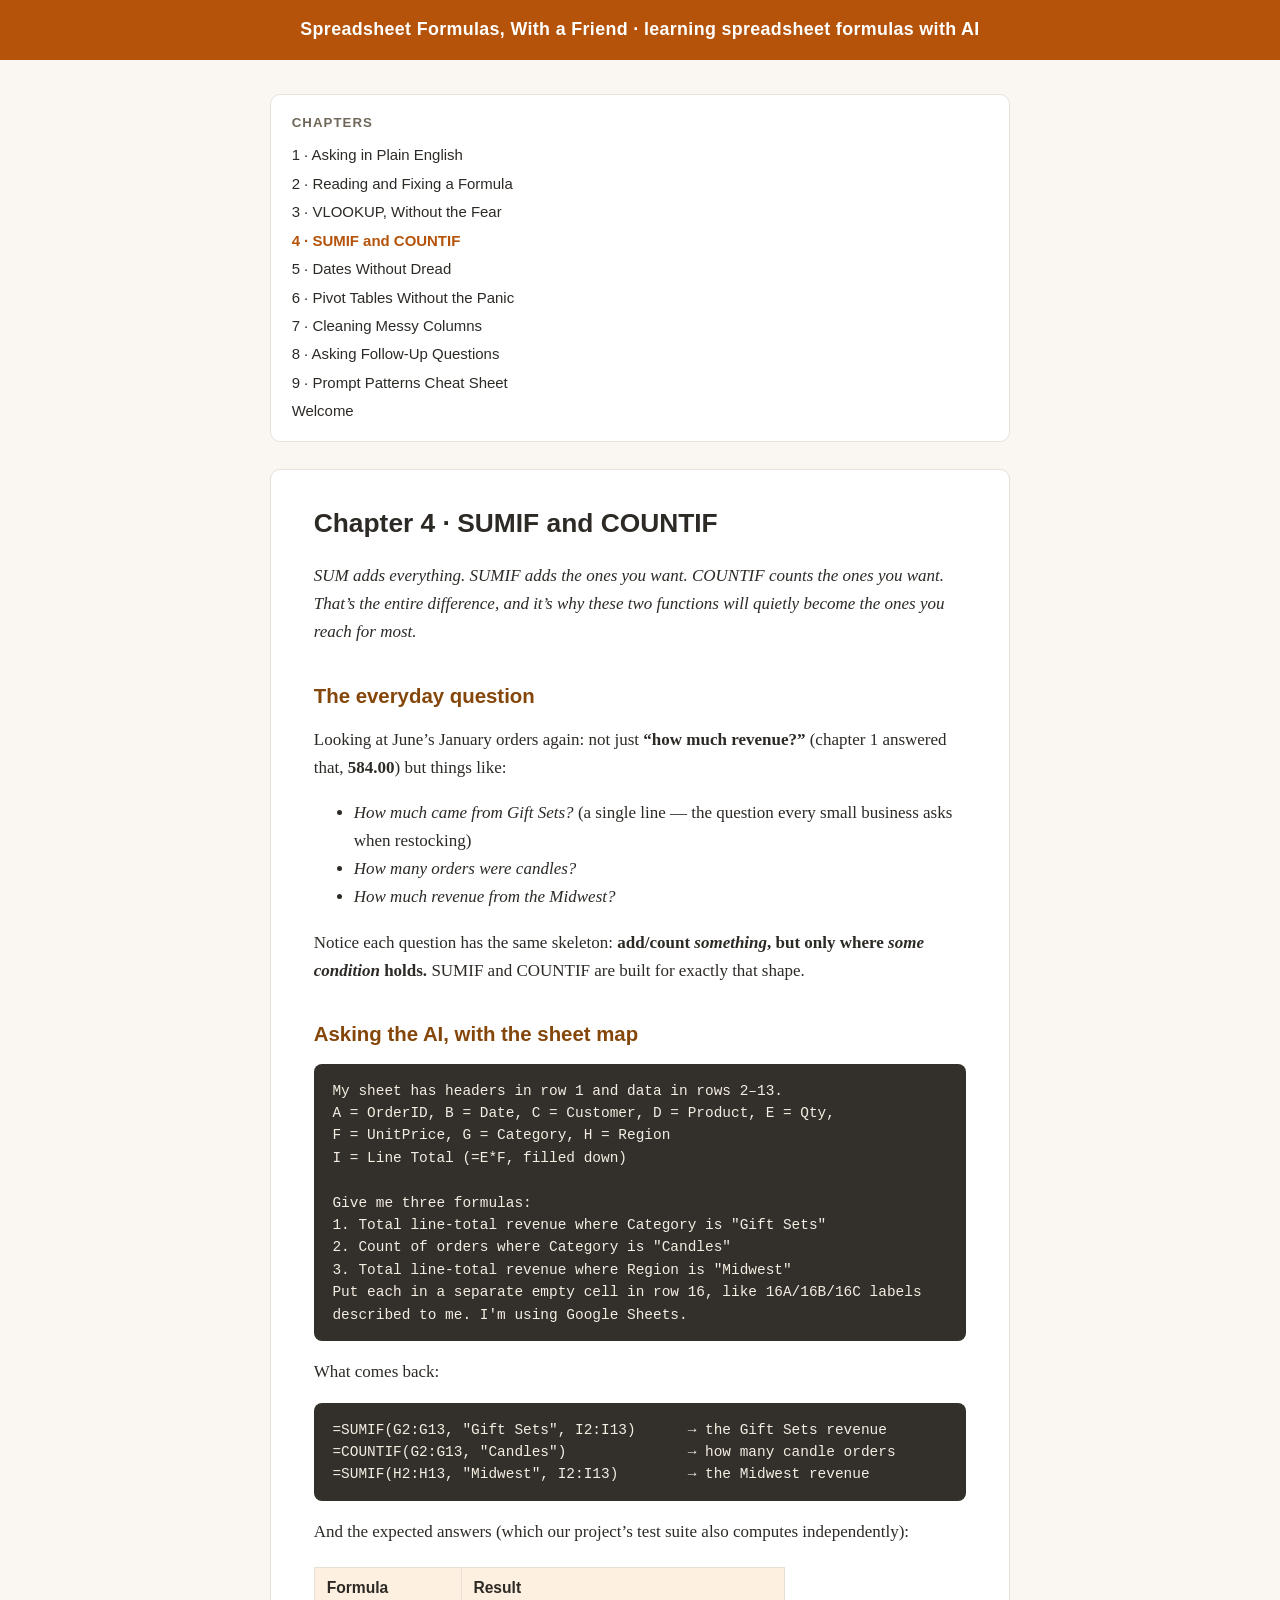
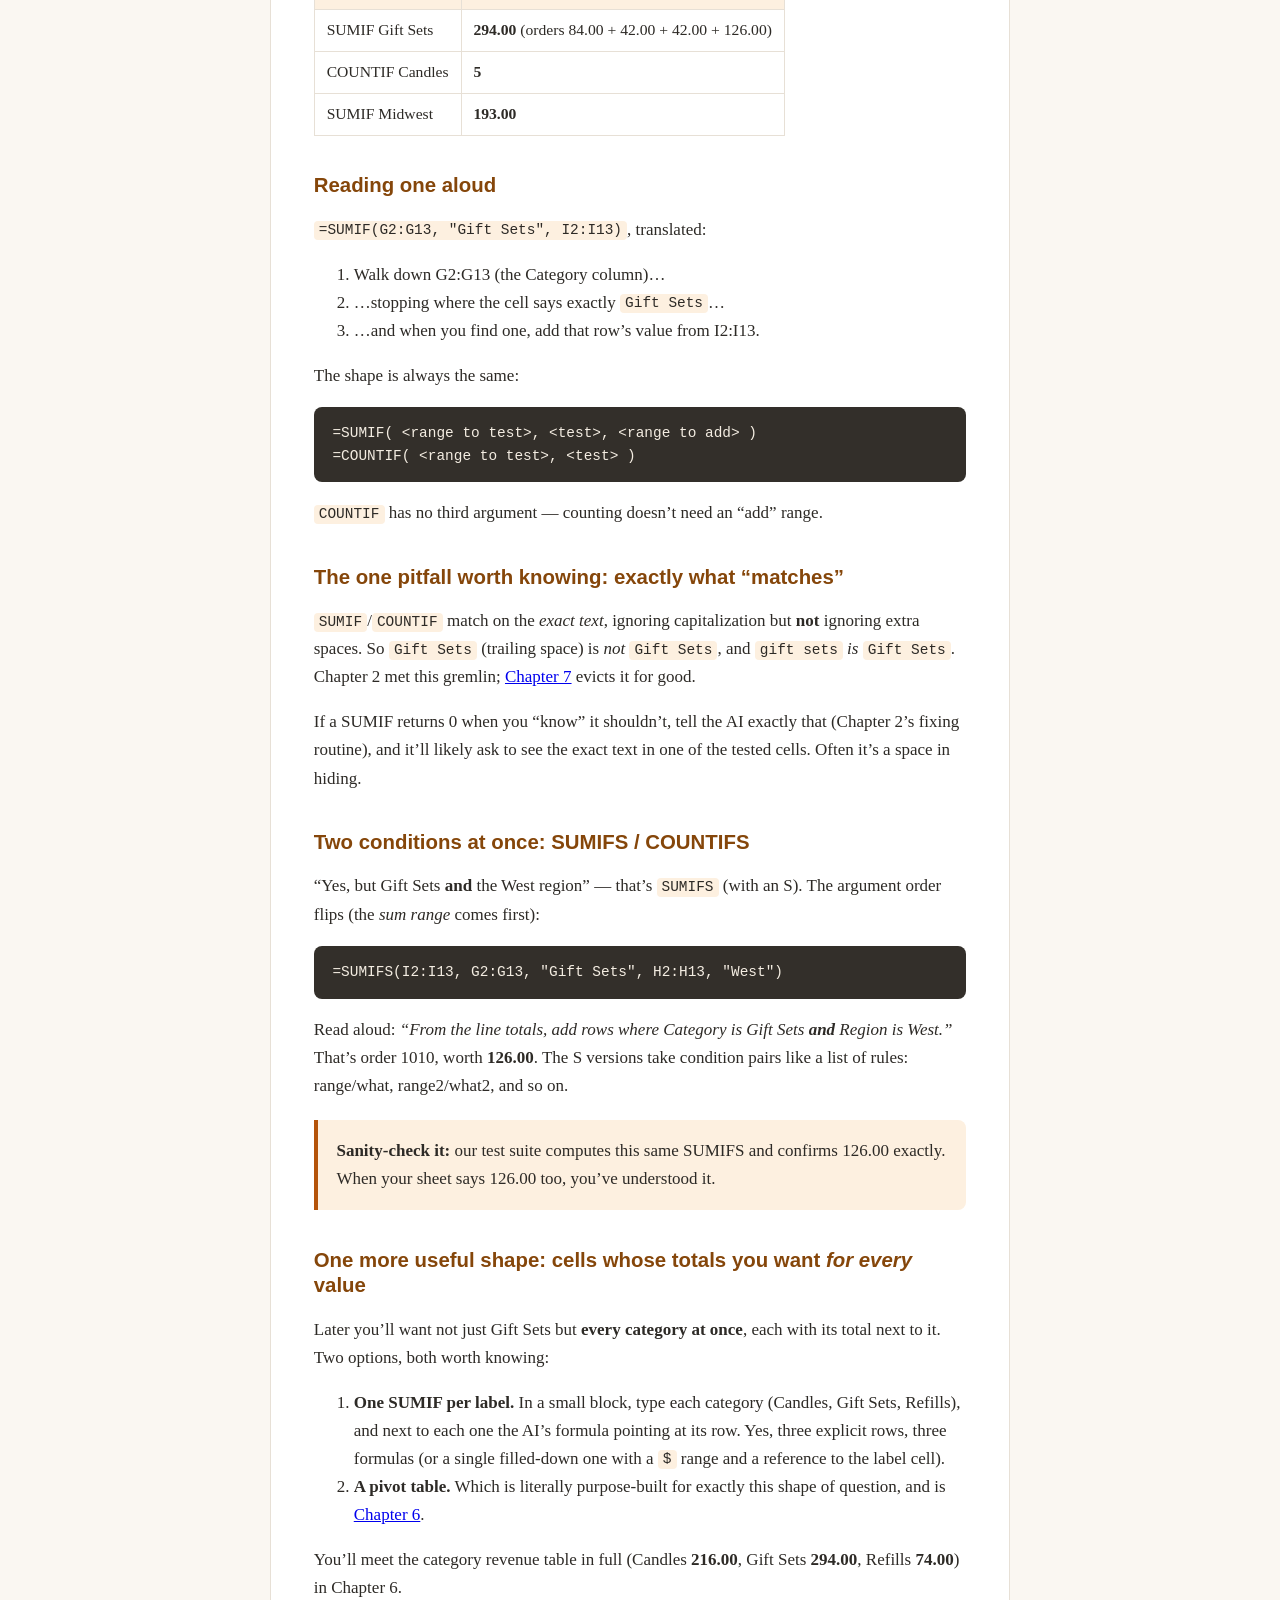
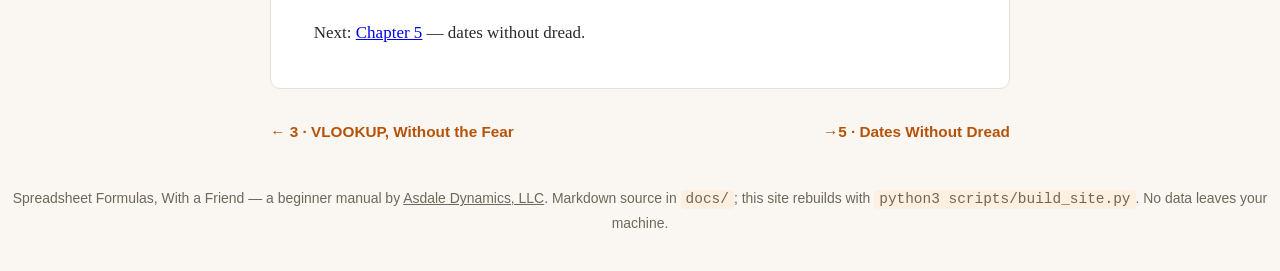
<file: site/04-sumif-and-countif.html>
<!DOCTYPE html>
<html lang="en">
<head>
<meta charset="utf-8">
<meta name="viewport" content="width=device-width, initial-scale=1">
<title>4 · SUMIF and COUNTIF · Spreadsheet Formulas, With a Friend</title>
<meta name="description" content="A beginner manual on learning spreadsheet formulas (VLOOKUP, SUMIF, dates, pivot tables) with an AI chat window. Plain English, tested examples, by Asdale Dynamics, LLC.">
<link rel="stylesheet" href="style.css">
</head>
<body>
<header class="site"><a class="title" href="index.html">
Spreadsheet Formulas, With a Friend &#183; learning spreadsheet formulas with AI
</a></header>
<main>
<nav class="chapters"><strong>Chapters</strong><a href="01-asking-in-plain-english.html">1 · Asking in Plain English</a><br><a href="02-reading-and-fixing-formulas.html">2 · Reading and Fixing a Formula</a><br><a href="03-vlookup.html">3 · VLOOKUP, Without the Fear</a><br><a class="here" href="04-sumif-and-countif.html">4 · SUMIF and COUNTIF</a><br><a href="05-dates.html">5 · Dates Without Dread</a><br><a href="06-pivot-tables.html">6 · Pivot Tables Without the Panic</a><br><a href="07-cleaning-messy-columns.html">7 · Cleaning Messy Columns</a><br><a href="08-follow-up-questions.html">8 · Asking Follow-Up Questions</a><br><a href="09-cheatsheet.html">9 · Prompt Patterns Cheat Sheet</a><br><a href="index.html">Welcome</a></nav>
<article>
<h1 id="chapter-4-sumif-and-countif">Chapter 4 · SUMIF and COUNTIF</h1>
<p><em>SUM adds everything. SUMIF adds the ones you want. COUNTIF counts the
ones you want. That&rsquo;s the entire difference, and it&rsquo;s why these two
functions will quietly become the ones you reach for most.</em></p>
<h2 id="the-everyday-question">The everyday question</h2>
<p>Looking at June&rsquo;s January orders again: not just <strong>&ldquo;how much revenue?&rdquo;</strong>
(chapter 1 answered that, <strong>584.00</strong>) but things like:</p>
<ul>
<li><em>How much came from Gift Sets?</em> (a single line — the question every
  small business asks when restocking)</li>
<li><em>How many orders were candles?</em></li>
<li><em>How much revenue from the Midwest?</em></li>
</ul>
<p>Notice each question has the same skeleton: <strong>add/count <em>something</em>, but
only where <em>some condition</em> holds.</strong> SUMIF and COUNTIF are built for
exactly that shape.</p>
<h2 id="asking-the-ai-with-the-sheet-map">Asking the AI, with the sheet map</h2>
<pre><code>My sheet has headers in row 1 and data in rows 2–13.
A = OrderID, B = Date, C = Customer, D = Product, E = Qty,
F = UnitPrice, G = Category, H = Region
I = Line Total (=E*F, filled down)

Give me three formulas:
1. Total line-total revenue where Category is &quot;Gift Sets&quot;
2. Count of orders where Category is &quot;Candles&quot;
3. Total line-total revenue where Region is &quot;Midwest&quot;
Put each in a separate empty cell in row 16, like 16A/16B/16C labels
described to me. I'm using Google Sheets.
</code></pre>
<p>What comes back:</p>
<pre><code>=SUMIF(G2:G13, &quot;Gift Sets&quot;, I2:I13)      → the Gift Sets revenue
=COUNTIF(G2:G13, &quot;Candles&quot;)              → how many candle orders
=SUMIF(H2:H13, &quot;Midwest&quot;, I2:I13)        → the Midwest revenue
</code></pre>
<p>And the expected answers (which our project&rsquo;s test suite also computes
independently):</p>
<table>
<thead>
<tr>
<th>Formula</th>
<th>Result</th>
</tr>
</thead>
<tbody>
<tr>
<td>SUMIF Gift Sets</td>
<td><strong>294.00</strong> (orders 84.00 + 42.00 + 42.00 + 126.00)</td>
</tr>
<tr>
<td>COUNTIF Candles</td>
<td><strong>5</strong></td>
</tr>
<tr>
<td>SUMIF Midwest</td>
<td><strong>193.00</strong></td>
</tr>
</tbody>
</table>
<h2 id="reading-one-aloud">Reading one aloud</h2>
<p><code>=SUMIF(G2:G13, "Gift Sets", I2:I13)</code>, translated:</p>
<ol>
<li>Walk down G2:G13 (the Category column)…</li>
<li>…stopping where the cell says exactly <code>Gift Sets</code>…</li>
<li>…and when you find one, add that row&rsquo;s value from I2:I13.</li>
</ol>
<p>The shape is always the same:</p>
<pre><code>=SUMIF( &lt;range to test&gt;, &lt;test&gt;, &lt;range to add&gt; )
=COUNTIF( &lt;range to test&gt;, &lt;test&gt; )
</code></pre>
<p><code>COUNTIF</code> has no third argument — counting doesn&rsquo;t need an &ldquo;add&rdquo; range.</p>
<h2 id="the-one-pitfall-worth-knowing-exactly-what-matches">The one pitfall worth knowing: exactly what &ldquo;matches&rdquo;</h2>
<p><code>SUMIF</code>/<code>COUNTIF</code> match on the <em>exact text</em>, ignoring capitalization but
<strong>not</strong> ignoring extra spaces. So <code>Gift Sets</code> (trailing space) is <em>not</em>
<code>Gift Sets</code>, and <code>gift sets</code> <em>is</em> <code>Gift Sets</code>. Chapter 2 met this gremlin;
<a href="07-cleaning-messy-columns.html">Chapter 7</a> evicts it for good.</p>
<p>If a SUMIF returns 0 when you &ldquo;know&rdquo; it shouldn&rsquo;t, tell the AI exactly
that (Chapter 2&rsquo;s fixing routine), and it&rsquo;ll likely ask to see the exact
text in one of the tested cells. Often it&rsquo;s a space in hiding.</p>
<h2 id="two-conditions-at-once-sumifs-countifs">Two conditions at once: SUMIFS / COUNTIFS</h2>
<p>&ldquo;Yes, but Gift Sets <strong>and</strong> the West region&rdquo; — that&rsquo;s <code>SUMIFS</code> (with an
S). The argument order flips (the <em>sum range</em> comes first):</p>
<pre><code>=SUMIFS(I2:I13, G2:G13, &quot;Gift Sets&quot;, H2:H13, &quot;West&quot;)
</code></pre>
<p>Read aloud: <em>&ldquo;From the line totals, add rows where Category is Gift Sets
<strong>and</strong> Region is West.&rdquo;</em> That&rsquo;s order 1010, worth <strong>126.00</strong>. The S
versions take condition pairs like a list of rules: range/what,
range2/what2, and so on.</p>
<blockquote>
<p><strong>Sanity-check it:</strong> our test suite computes this same SUMIFS and
confirms 126.00 exactly. When your sheet says 126.00 too, you&rsquo;ve
understood it.</p>
</blockquote>
<h2 id="one-more-useful-shape-cells-whose-totals-you-want-for-every-value">One more useful shape: cells whose totals you want <em>for every</em> value</h2>
<p>Later you&rsquo;ll want not just Gift Sets but <strong>every category at once</strong>, each
with its total next to it. Two options, both worth knowing:</p>
<ol>
<li><strong>One SUMIF per label.</strong> In a small block, type each category
   (Candles, Gift Sets, Refills), and next to each one the AI&rsquo;s formula
   pointing at its row. Yes, three explicit rows, three formulas (or a
   single filled-down one with a <code>$</code> range and a reference to the label
   cell).</li>
<li><strong>A pivot table.</strong> Which is literally purpose-built for exactly this
   shape of question, and is <a href="06-pivot-tables.html">Chapter 6</a>.</li>
</ol>
<p>You&rsquo;ll meet the category revenue table in full (Candles <strong>216.00</strong>, Gift
Sets <strong>294.00</strong>, Refills <strong>74.00</strong>) in Chapter 6.</p>
<p>Next: <a href="05-dates.html">Chapter 5</a> — dates without dread.</p>
</article>
<footer class="pager"><a href="03-vlookup.html">&#8592; 3 · VLOOKUP, Without the Fear</a><a href="05-dates.html"> &#8594;5 · Dates Without Dread</a></footer>
</main>
<footer class="colophon">
Spreadsheet Formulas, With a Friend &#8212; a beginner manual by
<a href="https://dylanasdale.github.io">Asdale Dynamics, LLC</a>.
Markdown source in <code>docs/</code>; this site rebuilds with
<code>python3 scripts/build_site.py</code>. No data leaves your machine.
</footer>
</body>
</html>
</file>
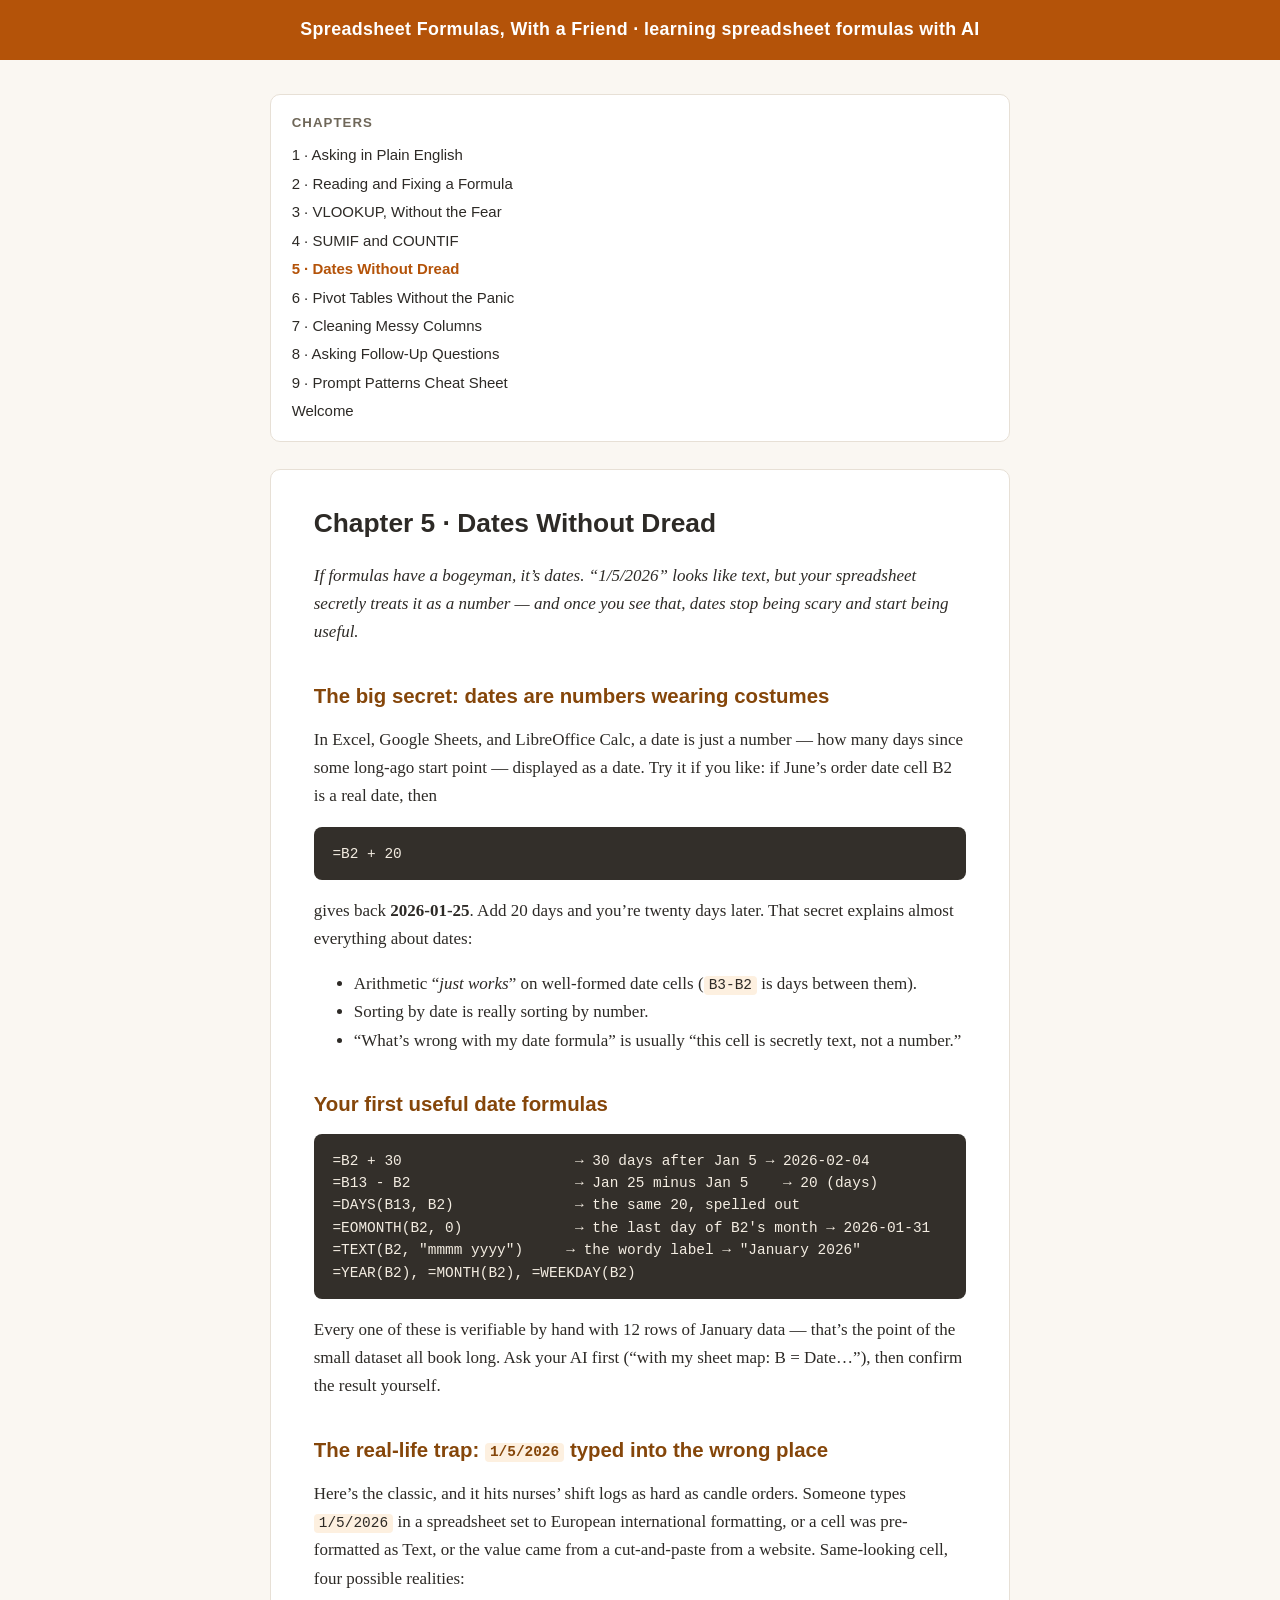
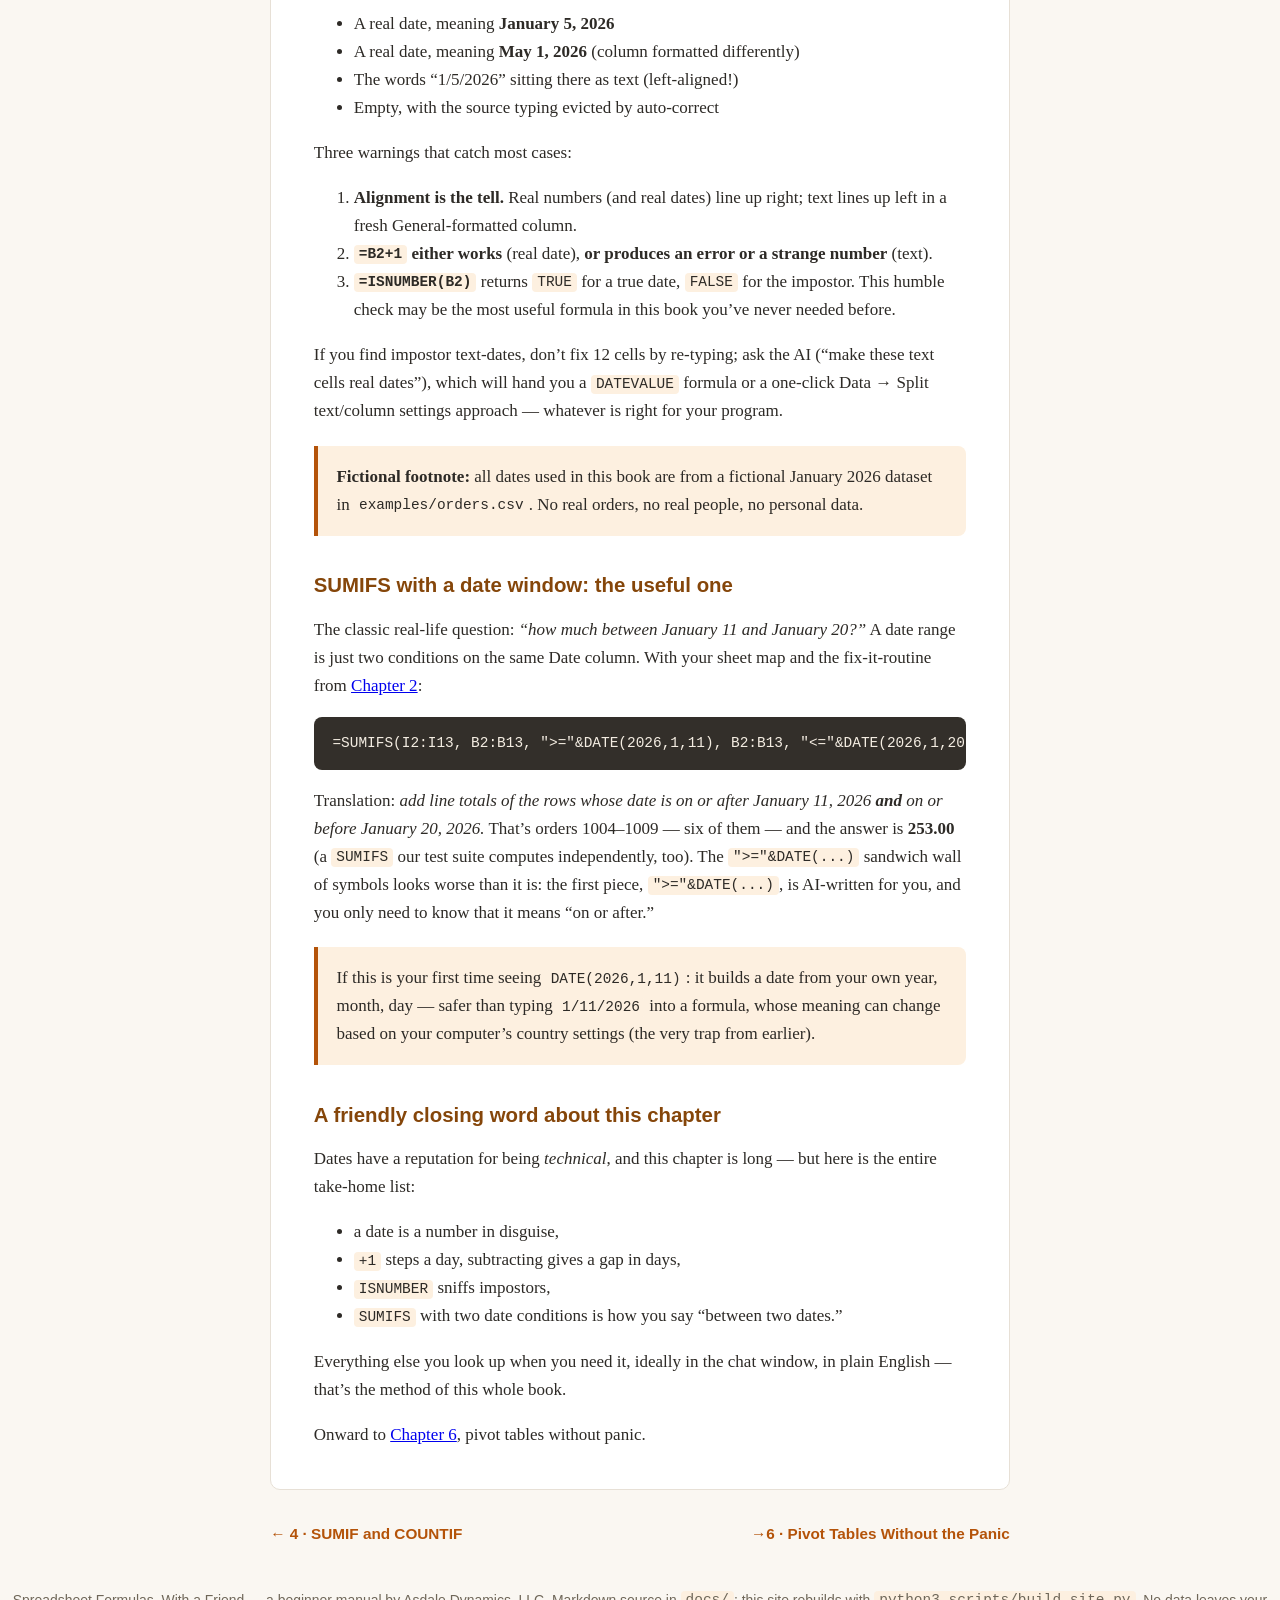
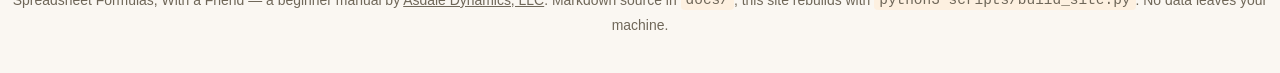
<file: site/05-dates.html>
<!DOCTYPE html>
<html lang="en">
<head>
<meta charset="utf-8">
<meta name="viewport" content="width=device-width, initial-scale=1">
<title>5 · Dates Without Dread · Spreadsheet Formulas, With a Friend</title>
<meta name="description" content="A beginner manual on learning spreadsheet formulas (VLOOKUP, SUMIF, dates, pivot tables) with an AI chat window. Plain English, tested examples, by Asdale Dynamics, LLC.">
<link rel="stylesheet" href="style.css">
</head>
<body>
<header class="site"><a class="title" href="index.html">
Spreadsheet Formulas, With a Friend &#183; learning spreadsheet formulas with AI
</a></header>
<main>
<nav class="chapters"><strong>Chapters</strong><a href="01-asking-in-plain-english.html">1 · Asking in Plain English</a><br><a href="02-reading-and-fixing-formulas.html">2 · Reading and Fixing a Formula</a><br><a href="03-vlookup.html">3 · VLOOKUP, Without the Fear</a><br><a href="04-sumif-and-countif.html">4 · SUMIF and COUNTIF</a><br><a class="here" href="05-dates.html">5 · Dates Without Dread</a><br><a href="06-pivot-tables.html">6 · Pivot Tables Without the Panic</a><br><a href="07-cleaning-messy-columns.html">7 · Cleaning Messy Columns</a><br><a href="08-follow-up-questions.html">8 · Asking Follow-Up Questions</a><br><a href="09-cheatsheet.html">9 · Prompt Patterns Cheat Sheet</a><br><a href="index.html">Welcome</a></nav>
<article>
<h1 id="chapter-5-dates-without-dread">Chapter 5 · Dates Without Dread</h1>
<p><em>If formulas have a bogeyman, it&rsquo;s dates. &ldquo;1/5/2026&rdquo; looks like text, but
your spreadsheet secretly treats it as a number — and once you see that,
dates stop being scary and start being useful.</em></p>
<h2 id="the-big-secret-dates-are-numbers-wearing-costumes">The big secret: dates are numbers wearing costumes</h2>
<p>In Excel, Google Sheets, and LibreOffice Calc, a date is just a number —
how many days since some long-ago start point — displayed as a date. Try
it if you like: if June&rsquo;s order date cell B2 is a real date, then</p>
<pre><code>=B2 + 20
</code></pre>
<p>gives back <strong>2026-01-25</strong>. Add 20 days and you&rsquo;re twenty days later. That
secret explains almost everything about dates:</p>
<ul>
<li>Arithmetic &ldquo;<em>just works</em>&rdquo; on well-formed date cells (<code>B3-B2</code> is days
  between them).</li>
<li>Sorting by date is really sorting by number.</li>
<li>&ldquo;What&rsquo;s wrong with my date formula&rdquo; is usually &ldquo;this cell is secretly
  text, not a number.&rdquo;</li>
</ul>
<h2 id="your-first-useful-date-formulas">Your first useful date formulas</h2>
<pre><code>=B2 + 30                    → 30 days after Jan 5 → 2026-02-04
=B13 - B2                   → Jan 25 minus Jan 5    → 20 (days)
=DAYS(B13, B2)              → the same 20, spelled out
=EOMONTH(B2, 0)             → the last day of B2's month → 2026-01-31
=TEXT(B2, &quot;mmmm yyyy&quot;)     → the wordy label → &quot;January 2026&quot;
=YEAR(B2), =MONTH(B2), =WEEKDAY(B2)
</code></pre>
<p>Every one of these is verifiable by hand with 12 rows of January data —
that&rsquo;s the point of the small dataset all book long. Ask your AI first
(&ldquo;with my sheet map: B = Date…&rdquo;), then confirm the result yourself.</p>
<h2 id="the-real-life-trap-152026-typed-into-the-wrong-place">The real-life trap: <code>1/5/2026</code> typed into the wrong place</h2>
<p>Here&rsquo;s the classic, and it hits nurses&rsquo; shift logs as hard as candle
orders. Someone types <code>1/5/2026</code> in a spreadsheet set to European
international formatting, or a cell was pre-formatted as Text, or the
value came from a cut-and-paste from a website. Same-looking cell, four
possible realities:</p>
<ul>
<li>A real date, meaning <strong>January 5, 2026</strong></li>
<li>A real date, meaning <strong>May 1, 2026</strong> (column formatted differently)</li>
<li>The words &ldquo;1/5/2026&rdquo; sitting there as text (left-aligned!)</li>
<li>Empty, with the source typing evicted by auto-correct</li>
</ul>
<p>Three warnings that catch most cases:</p>
<ol>
<li><strong>Alignment is the tell.</strong> Real numbers (and real dates) line up
   right; text lines up left in a fresh General-formatted column.</li>
<li><strong><code>=B2+1</code> either works</strong> (real date), <strong>or produces an error or a
   strange number</strong> (text).</li>
<li><strong><code>=ISNUMBER(B2)</code></strong> returns <code>TRUE</code> for a true date, <code>FALSE</code> for the
   impostor. This humble check may be the most useful formula in this
   book you&rsquo;ve never needed before.</li>
</ol>
<p>If you find impostor text-dates, don&rsquo;t fix 12 cells by re-typing; ask the
AI (&ldquo;make these text cells real dates&rdquo;), which will hand you a <code>DATEVALUE</code>
formula or a one-click Data → Split text/column settings approach —
whatever is right for your program.</p>
<blockquote>
<p><strong>Fictional footnote:</strong> all dates used in this book are from a fictional
January 2026 dataset in <code>examples/orders.csv</code>. No real orders, no real
people, no personal data.</p>
</blockquote>
<h2 id="sumifs-with-a-date-window-the-useful-one">SUMIFS with a date window: the useful one</h2>
<p>The classic real-life question: <em>&ldquo;how much between January 11 and January
20?&rdquo;</em> A date range is just two conditions on the same Date column. With
your sheet map and the fix-it-routine from <a href="02-reading-and-fixing-formulas.html">Chapter 2</a>:</p>
<pre><code>=SUMIFS(I2:I13, B2:B13, &quot;&gt;=&quot;&amp;DATE(2026,1,11), B2:B13, &quot;&lt;=&quot;&amp;DATE(2026,1,20))
</code></pre>
<p>Translation: <em>add line totals of the rows whose date is on or after
January 11, 2026 <strong>and</strong> on or before January 20, 2026.</em> That&rsquo;s orders
1004–1009 — six of them — and the answer is <strong>253.00</strong> (a <code>SUMIFS</code> our
test suite computes independently, too). The <code>"&gt;="&amp;DATE(...)</code> sandwich
wall of symbols looks worse than it is: the first piece, <code>"&gt;="&amp;DATE(...)</code>,
is AI-written for you, and you only need to know that it means &ldquo;on or
after.&rdquo;</p>
<blockquote>
<p>If this is your first time seeing <code>DATE(2026,1,11)</code>: it builds a date
from your own year, month, day — safer than typing <code>1/11/2026</code> into a
formula, whose meaning can change based on your computer&rsquo;s country
settings (the very trap from earlier).</p>
</blockquote>
<h2 id="a-friendly-closing-word-about-this-chapter">A friendly closing word about this chapter</h2>
<p>Dates have a reputation for being <em>technical</em>, and this chapter is long —
but here is the entire take-home list:</p>
<ul>
<li>a date is a number in disguise,</li>
<li><code>+1</code> steps a day, subtracting gives a gap in days,</li>
<li><code>ISNUMBER</code> sniffs impostors,</li>
<li><code>SUMIFS</code> with two date conditions is how you say &ldquo;between two dates.&rdquo;</li>
</ul>
<p>Everything else you look up when you need it, ideally in the chat window,
in plain English — that&rsquo;s the method of this whole book.</p>
<p>Onward to <a href="06-pivot-tables.html">Chapter 6</a>, pivot tables without panic.</p>
</article>
<footer class="pager"><a href="04-sumif-and-countif.html">&#8592; 4 · SUMIF and COUNTIF</a><a href="06-pivot-tables.html"> &#8594;6 · Pivot Tables Without the Panic</a></footer>
</main>
<footer class="colophon">
Spreadsheet Formulas, With a Friend &#8212; a beginner manual by
<a href="https://dylanasdale.github.io">Asdale Dynamics, LLC</a>.
Markdown source in <code>docs/</code>; this site rebuilds with
<code>python3 scripts/build_site.py</code>. No data leaves your machine.
</footer>
</body>
</html>
</file>
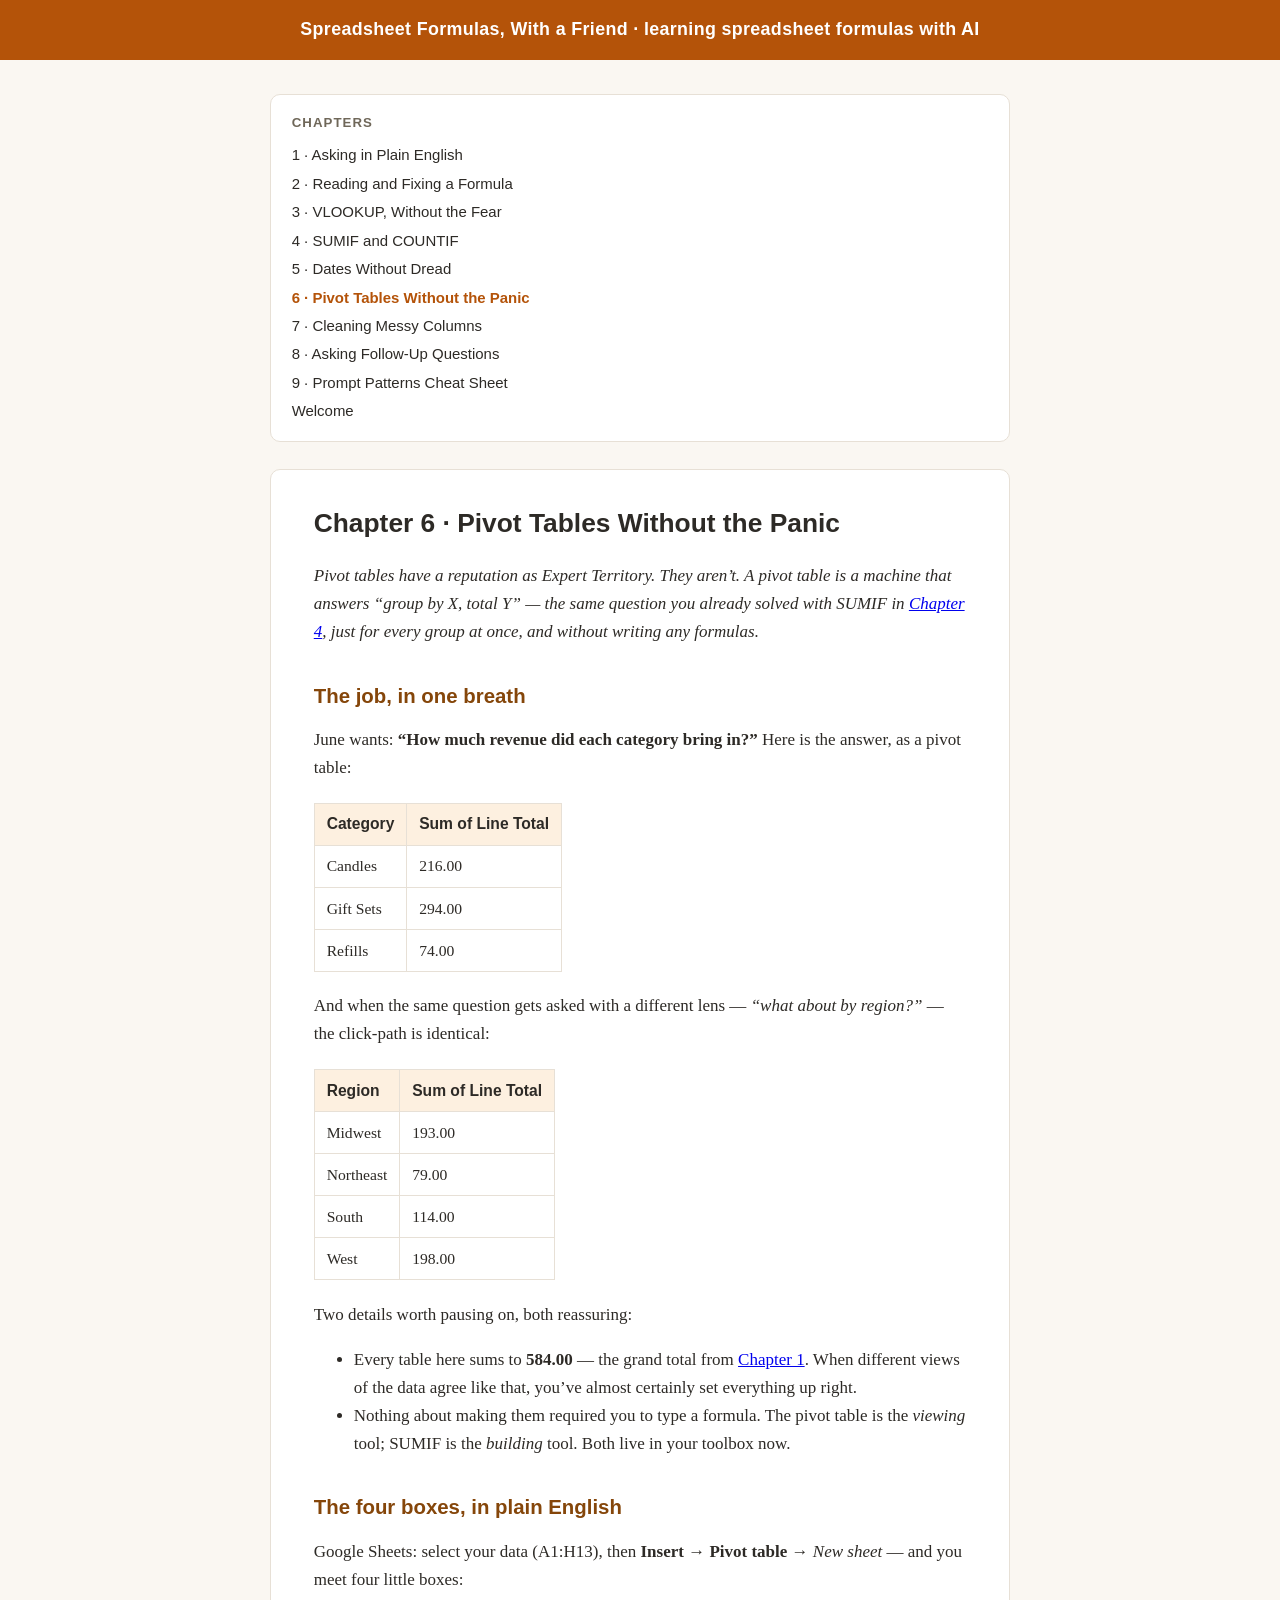
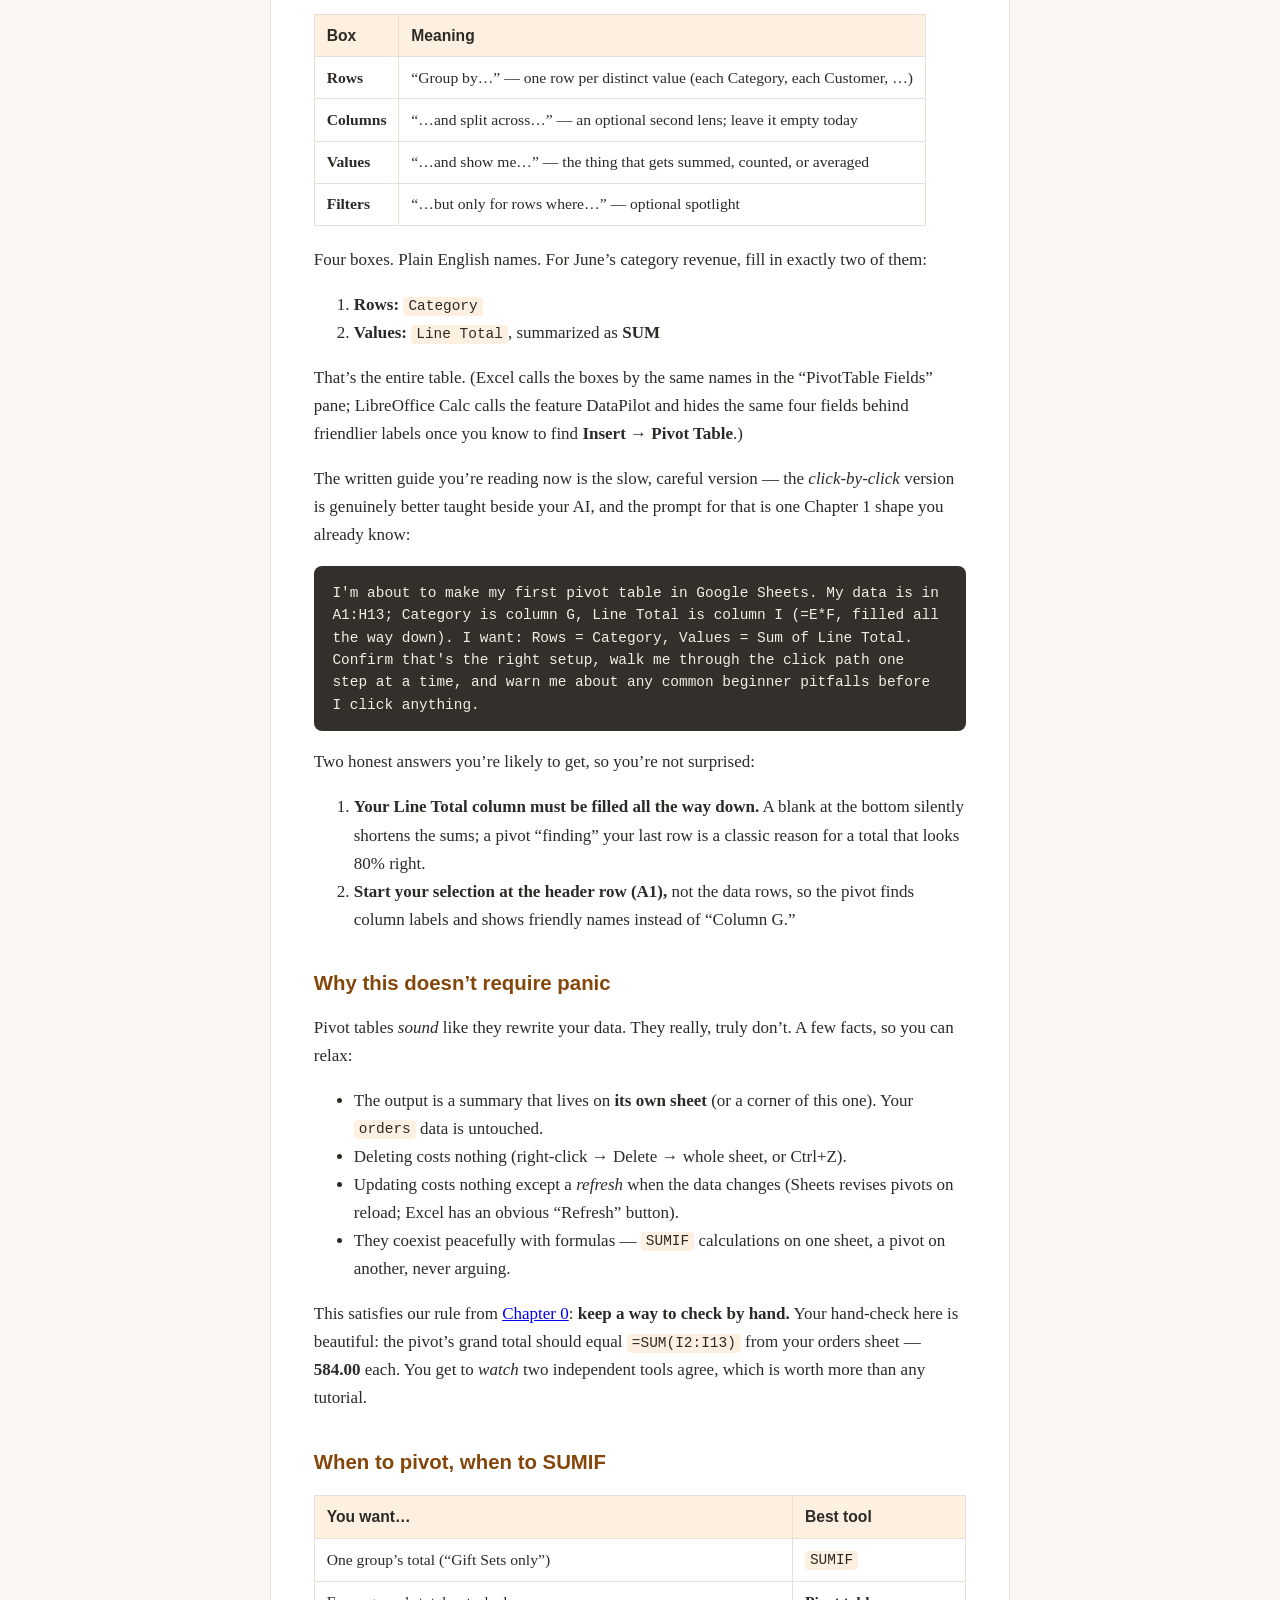
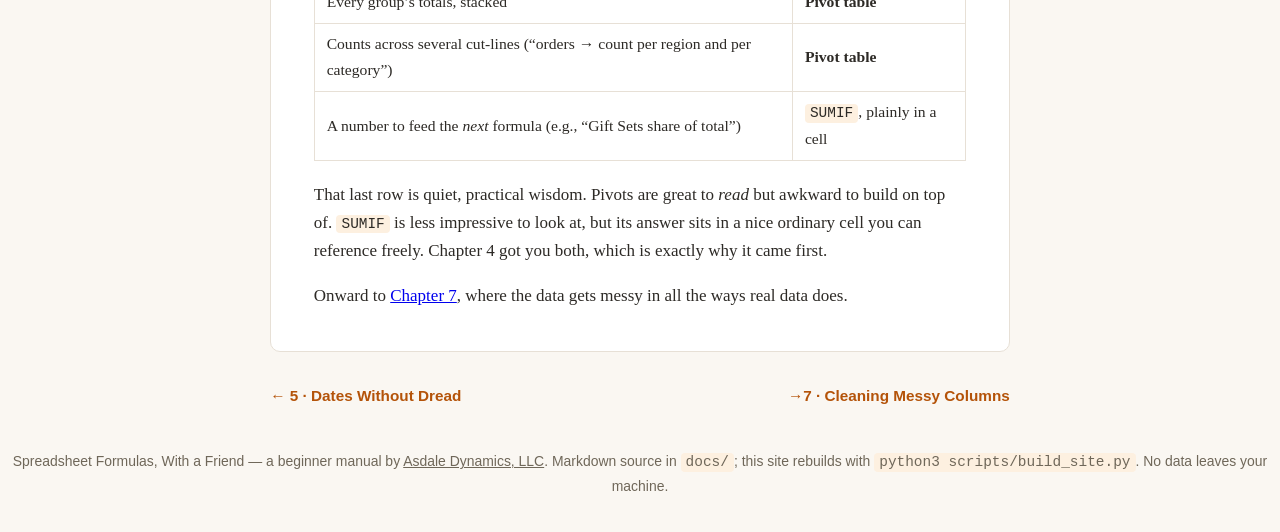
<file: site/06-pivot-tables.html>
<!DOCTYPE html>
<html lang="en">
<head>
<meta charset="utf-8">
<meta name="viewport" content="width=device-width, initial-scale=1">
<title>6 · Pivot Tables Without the Panic · Spreadsheet Formulas, With a Friend</title>
<meta name="description" content="A beginner manual on learning spreadsheet formulas (VLOOKUP, SUMIF, dates, pivot tables) with an AI chat window. Plain English, tested examples, by Asdale Dynamics, LLC.">
<link rel="stylesheet" href="style.css">
</head>
<body>
<header class="site"><a class="title" href="index.html">
Spreadsheet Formulas, With a Friend &#183; learning spreadsheet formulas with AI
</a></header>
<main>
<nav class="chapters"><strong>Chapters</strong><a href="01-asking-in-plain-english.html">1 · Asking in Plain English</a><br><a href="02-reading-and-fixing-formulas.html">2 · Reading and Fixing a Formula</a><br><a href="03-vlookup.html">3 · VLOOKUP, Without the Fear</a><br><a href="04-sumif-and-countif.html">4 · SUMIF and COUNTIF</a><br><a href="05-dates.html">5 · Dates Without Dread</a><br><a class="here" href="06-pivot-tables.html">6 · Pivot Tables Without the Panic</a><br><a href="07-cleaning-messy-columns.html">7 · Cleaning Messy Columns</a><br><a href="08-follow-up-questions.html">8 · Asking Follow-Up Questions</a><br><a href="09-cheatsheet.html">9 · Prompt Patterns Cheat Sheet</a><br><a href="index.html">Welcome</a></nav>
<article>
<h1 id="chapter-6-pivot-tables-without-the-panic">Chapter 6 · Pivot Tables Without the Panic</h1>
<p><em>Pivot tables have a reputation as Expert Territory. They aren&rsquo;t. A pivot
table is a machine that answers &ldquo;group by X, total Y&rdquo; — the same question
you already solved with SUMIF in <a href="04-sumif-and-countif.html">Chapter 4</a>, just
for every group at once, and without writing any formulas.</em></p>
<h2 id="the-job-in-one-breath">The job, in one breath</h2>
<p>June wants: <strong>&ldquo;How much revenue did each category bring in?&rdquo;</strong> Here is the
answer, as a pivot table:</p>
<table>
<thead>
<tr>
<th>Category</th>
<th>Sum of Line Total</th>
</tr>
</thead>
<tbody>
<tr>
<td>Candles</td>
<td>216.00</td>
</tr>
<tr>
<td>Gift Sets</td>
<td>294.00</td>
</tr>
<tr>
<td>Refills</td>
<td>74.00</td>
</tr>
</tbody>
</table>
<p>And when the same question gets asked with a different lens — <em>&ldquo;what about
by region?&rdquo;</em> — the click-path is identical:</p>
<table>
<thead>
<tr>
<th>Region</th>
<th>Sum of Line Total</th>
</tr>
</thead>
<tbody>
<tr>
<td>Midwest</td>
<td>193.00</td>
</tr>
<tr>
<td>Northeast</td>
<td>79.00</td>
</tr>
<tr>
<td>South</td>
<td>114.00</td>
</tr>
<tr>
<td>West</td>
<td>198.00</td>
</tr>
</tbody>
</table>
<p>Two details worth pausing on, both reassuring:</p>
<ul>
<li>Every table here sums to <strong>584.00</strong> — the grand total from
  <a href="01-asking-in-plain-english.html">Chapter 1</a>. When different views of the
  data agree like that, you&rsquo;ve almost certainly set everything up right.</li>
<li>Nothing about making them required you to type a formula. The pivot
  table is the <em>viewing</em> tool; SUMIF is the <em>building</em> tool. Both live in
  your toolbox now.</li>
</ul>
<h2 id="the-four-boxes-in-plain-english">The four boxes, in plain English</h2>
<p>Google Sheets: select your data (A1:H13), then <strong>Insert → Pivot table</strong>
→ <em>New sheet</em> — and you meet four little boxes:</p>
<table>
<thead>
<tr>
<th>Box</th>
<th>Meaning</th>
</tr>
</thead>
<tbody>
<tr>
<td><strong>Rows</strong></td>
<td>&ldquo;Group by…&rdquo; — one row per distinct value (each Category, each Customer, …)</td>
</tr>
<tr>
<td><strong>Columns</strong></td>
<td>&ldquo;…and split across…&rdquo; — an optional second lens; leave it empty today</td>
</tr>
<tr>
<td><strong>Values</strong></td>
<td>&ldquo;…and show me…&rdquo; — the thing that gets summed, counted, or averaged</td>
</tr>
<tr>
<td><strong>Filters</strong></td>
<td>&ldquo;…but only for rows where…&rdquo; — optional spotlight</td>
</tr>
</tbody>
</table>
<p>Four boxes. Plain English names. For June&rsquo;s category revenue, fill in
exactly two of them:</p>
<ol>
<li><strong>Rows:</strong> <code>Category</code></li>
<li><strong>Values:</strong> <code>Line Total</code>, summarized as <strong>SUM</strong></li>
</ol>
<p>That&rsquo;s the entire table. (Excel calls the boxes by the same names in the
&ldquo;PivotTable Fields&rdquo; pane; LibreOffice Calc calls the feature DataPilot and
hides the same four fields behind friendlier labels once you know to find
<strong>Insert → Pivot Table</strong>.)</p>
<p>The written guide you&rsquo;re reading now is the slow, careful version —
the <em>click-by-click</em> version is genuinely better taught beside your AI,
and the prompt for that is one Chapter 1 shape you already know:</p>
<pre><code>I'm about to make my first pivot table in Google Sheets. My data is in
A1:H13; Category is column G, Line Total is column I (=E*F, filled all
the way down). I want: Rows = Category, Values = Sum of Line Total.
Confirm that's the right setup, walk me through the click path one
step at a time, and warn me about any common beginner pitfalls before
I click anything.
</code></pre>
<p>Two honest answers you&rsquo;re likely to get, so you&rsquo;re not surprised:</p>
<ol>
<li><strong>Your Line Total column must be filled all the way down.</strong> A blank at
   the bottom silently shortens the sums; a pivot &ldquo;finding&rdquo; your last row
   is a classic reason for a total that looks 80% right.</li>
<li><strong>Start your selection at the header row (A1),</strong> not the data rows, so
   the pivot finds column labels and shows friendly names instead of
   &ldquo;Column G.&rdquo;</li>
</ol>
<h2 id="why-this-doesnt-require-panic">Why this doesn&rsquo;t require panic</h2>
<p>Pivot tables <em>sound</em> like they rewrite your data. They really, truly
don&rsquo;t. A few facts, so you can relax:</p>
<ul>
<li>The output is a summary that lives on <strong>its own sheet</strong> (or a corner of
  this one). Your <code>orders</code> data is untouched.</li>
<li>Deleting costs nothing (right-click → Delete → whole sheet, or Ctrl+Z).</li>
<li>Updating costs nothing except a <em>refresh</em> when the data changes (Sheets
  revises pivots on reload; Excel has an obvious &ldquo;Refresh&rdquo; button).</li>
<li>They coexist peacefully with formulas — <code>SUMIF</code> calculations on one
  sheet, a pivot on another, never arguing.</li>
</ul>
<p>This satisfies our rule from <a href="index.html">Chapter 0</a>: <strong>keep a way to check
by hand.</strong> Your hand-check here is beautiful: the pivot&rsquo;s grand total
should equal <code>=SUM(I2:I13)</code> from your orders sheet — <strong>584.00</strong> each.
You get to <em>watch</em> two independent tools agree, which is worth more than
any tutorial.</p>
<h2 id="when-to-pivot-when-to-sumif">When to pivot, when to SUMIF</h2>
<table>
<thead>
<tr>
<th>You want…</th>
<th>Best tool</th>
</tr>
</thead>
<tbody>
<tr>
<td>One group&rsquo;s total (&ldquo;Gift Sets only&rdquo;)</td>
<td><code>SUMIF</code></td>
</tr>
<tr>
<td>Every group&rsquo;s totals, stacked</td>
<td><strong>Pivot table</strong></td>
</tr>
<tr>
<td>Counts across several cut-lines (&ldquo;orders → count per region and per category&rdquo;)</td>
<td><strong>Pivot table</strong></td>
</tr>
<tr>
<td>A number to feed the <em>next</em> formula (e.g., &ldquo;Gift Sets share of total&rdquo;)</td>
<td><code>SUMIF</code>, plainly in a cell</td>
</tr>
</tbody>
</table>
<p>That last row is quiet, practical wisdom. Pivots are great to <em>read</em> but
awkward to build on top of. <code>SUMIF</code> is less impressive to look at, but its
answer sits in a nice ordinary cell you can reference freely. Chapter 4 got
you both, which is exactly why it came first.</p>
<p>Onward to <a href="07-cleaning-messy-columns.html">Chapter 7</a>, where the data gets
messy in all the ways real data does.</p>
</article>
<footer class="pager"><a href="05-dates.html">&#8592; 5 · Dates Without Dread</a><a href="07-cleaning-messy-columns.html"> &#8594;7 · Cleaning Messy Columns</a></footer>
</main>
<footer class="colophon">
Spreadsheet Formulas, With a Friend &#8212; a beginner manual by
<a href="https://dylanasdale.github.io">Asdale Dynamics, LLC</a>.
Markdown source in <code>docs/</code>; this site rebuilds with
<code>python3 scripts/build_site.py</code>. No data leaves your machine.
</footer>
</body>
</html>
</file>
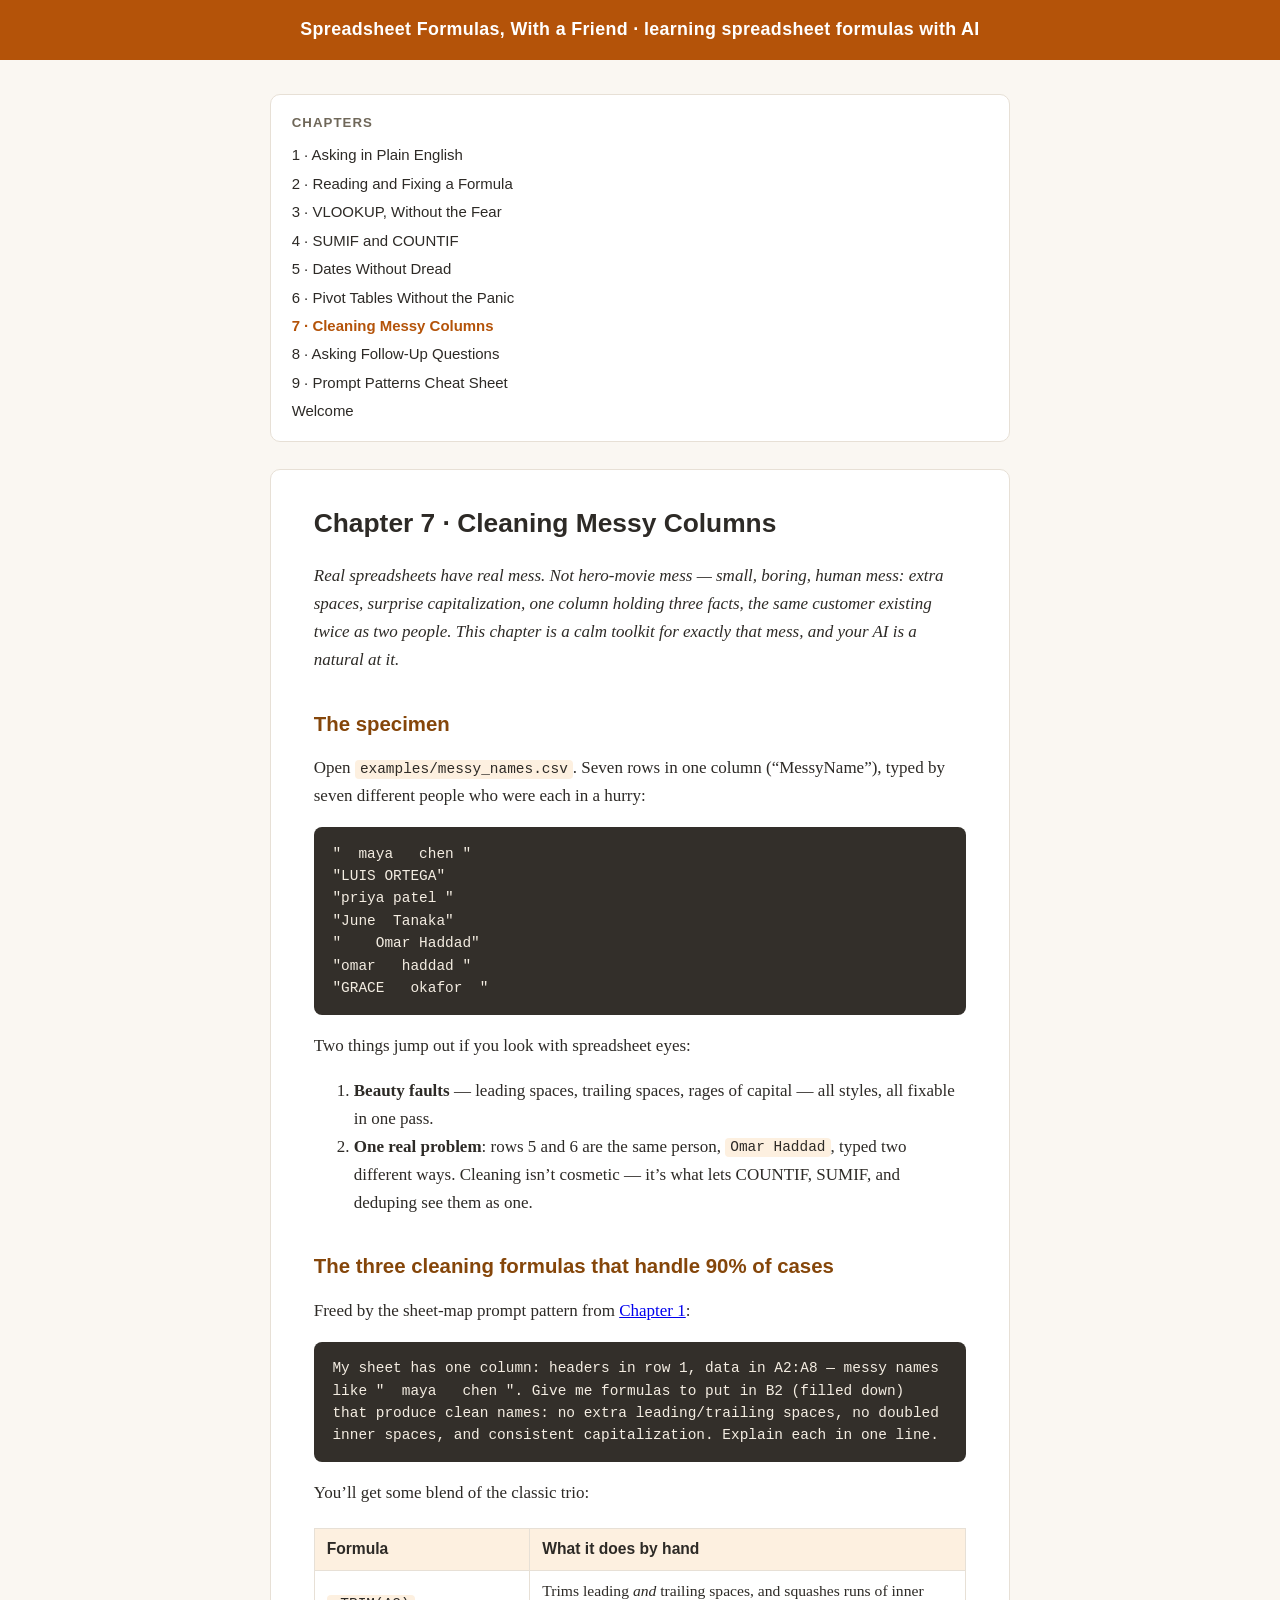
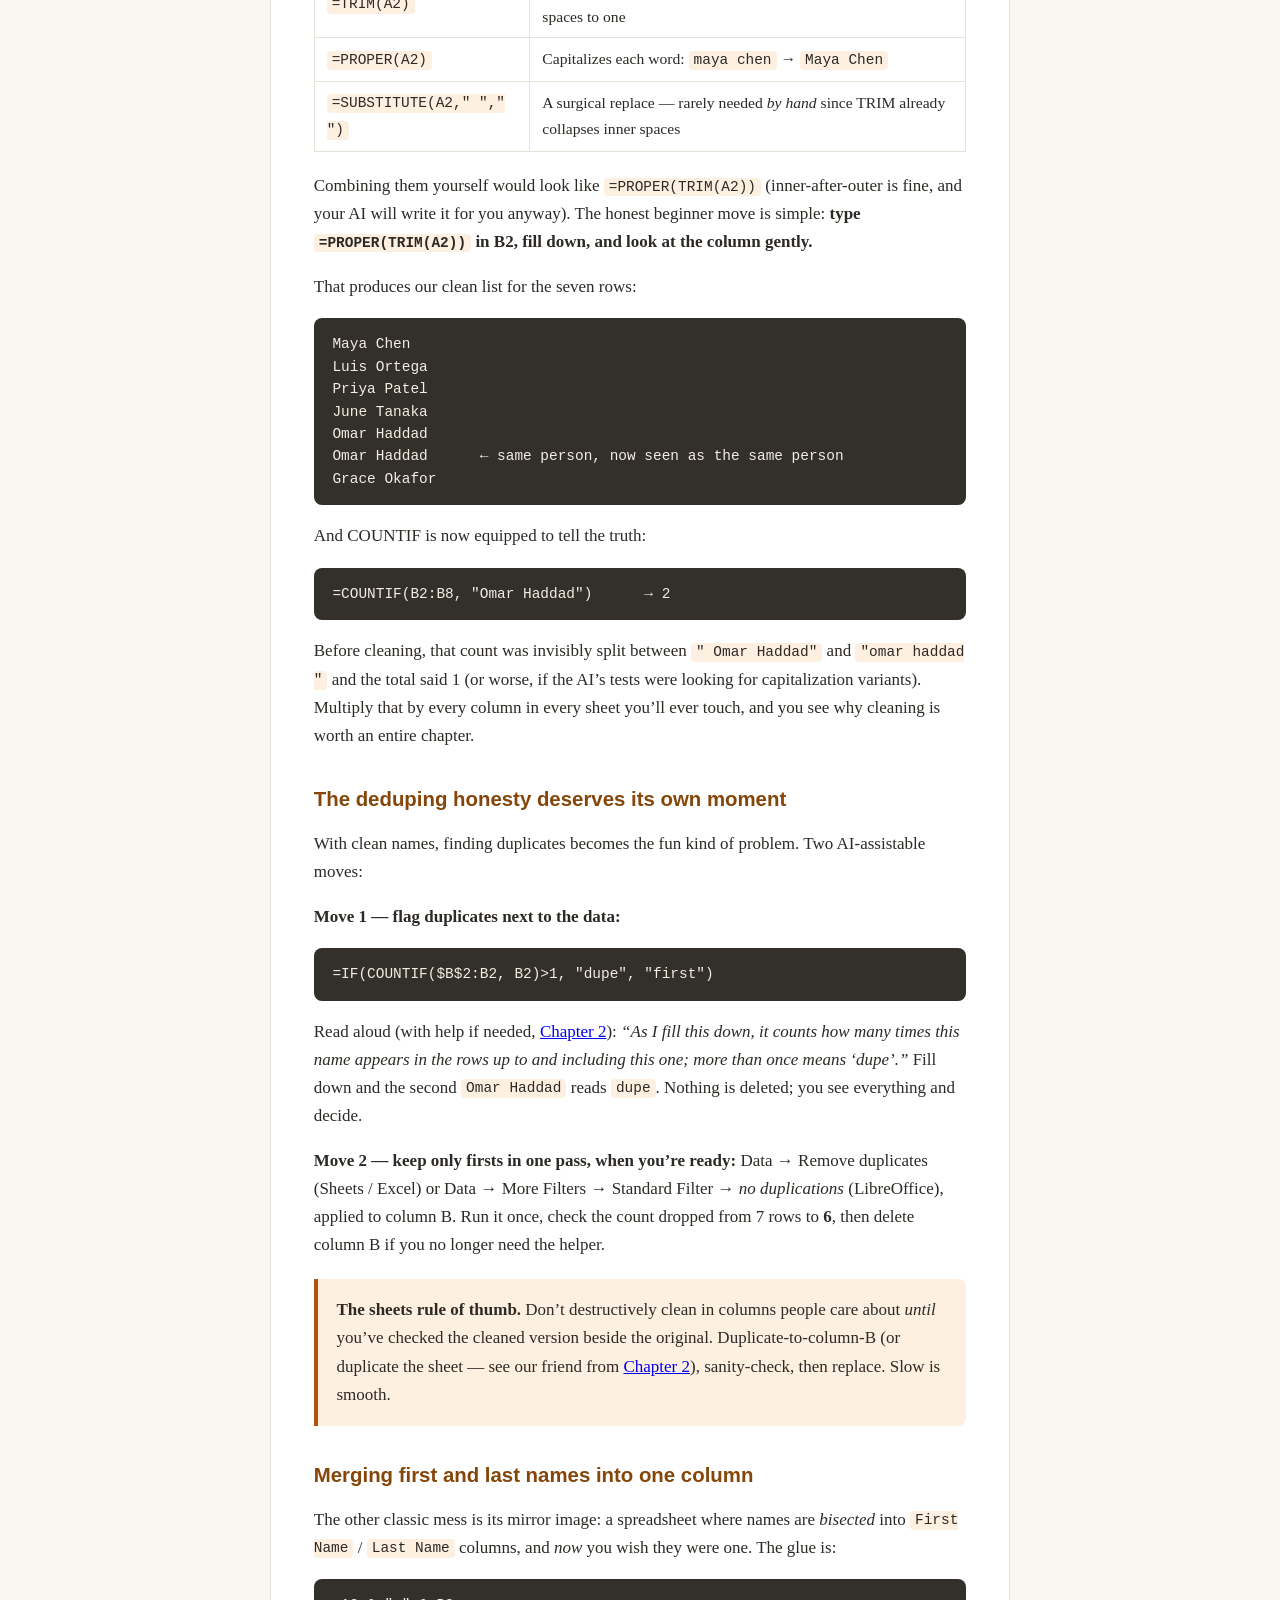
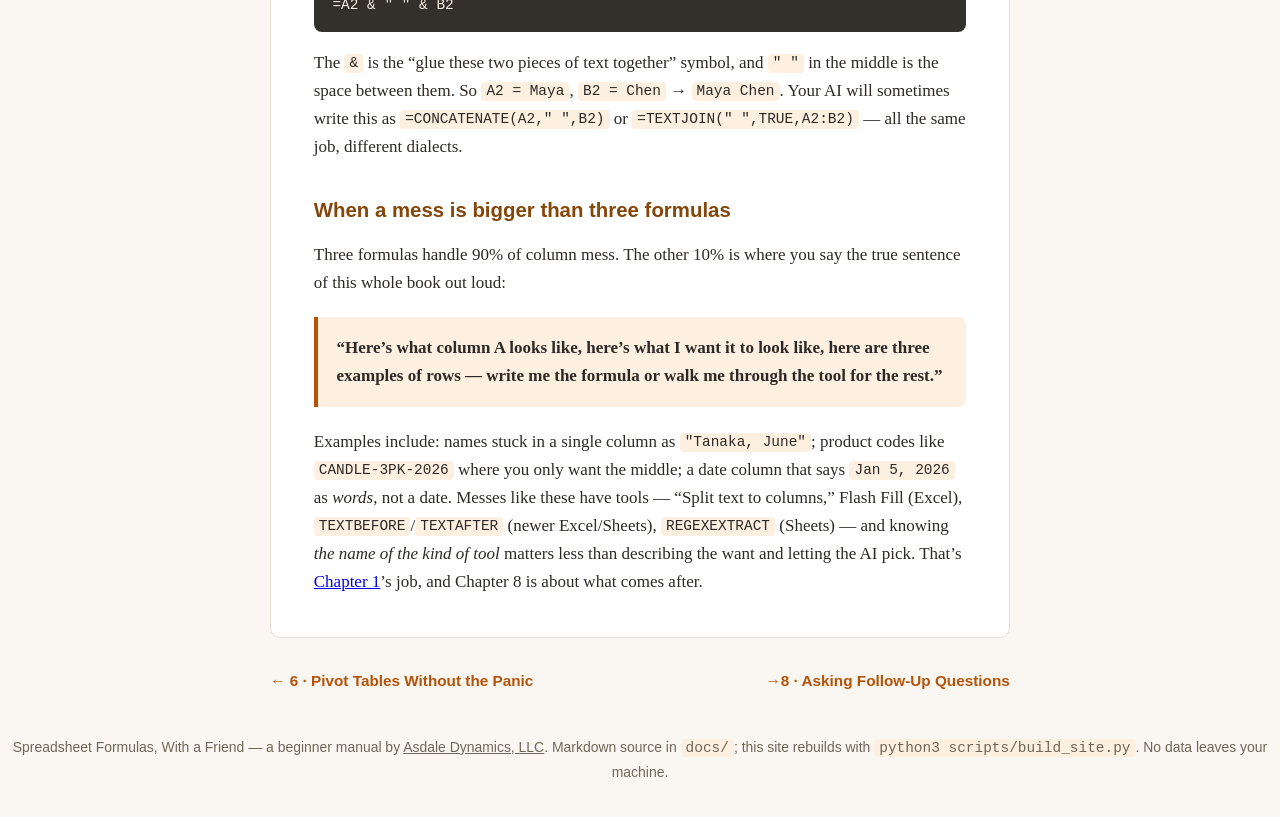
<file: site/07-cleaning-messy-columns.html>
<!DOCTYPE html>
<html lang="en">
<head>
<meta charset="utf-8">
<meta name="viewport" content="width=device-width, initial-scale=1">
<title>7 · Cleaning Messy Columns · Spreadsheet Formulas, With a Friend</title>
<meta name="description" content="A beginner manual on learning spreadsheet formulas (VLOOKUP, SUMIF, dates, pivot tables) with an AI chat window. Plain English, tested examples, by Asdale Dynamics, LLC.">
<link rel="stylesheet" href="style.css">
</head>
<body>
<header class="site"><a class="title" href="index.html">
Spreadsheet Formulas, With a Friend &#183; learning spreadsheet formulas with AI
</a></header>
<main>
<nav class="chapters"><strong>Chapters</strong><a href="01-asking-in-plain-english.html">1 · Asking in Plain English</a><br><a href="02-reading-and-fixing-formulas.html">2 · Reading and Fixing a Formula</a><br><a href="03-vlookup.html">3 · VLOOKUP, Without the Fear</a><br><a href="04-sumif-and-countif.html">4 · SUMIF and COUNTIF</a><br><a href="05-dates.html">5 · Dates Without Dread</a><br><a href="06-pivot-tables.html">6 · Pivot Tables Without the Panic</a><br><a class="here" href="07-cleaning-messy-columns.html">7 · Cleaning Messy Columns</a><br><a href="08-follow-up-questions.html">8 · Asking Follow-Up Questions</a><br><a href="09-cheatsheet.html">9 · Prompt Patterns Cheat Sheet</a><br><a href="index.html">Welcome</a></nav>
<article>
<h1 id="chapter-7-cleaning-messy-columns">Chapter 7 · Cleaning Messy Columns</h1>
<p><em>Real spreadsheets have real mess. Not hero-movie mess — small, boring,
human mess: extra spaces, surprise capitalization, one column holding
three facts, the same customer existing twice as two people. This chapter
is a calm toolkit for exactly that mess, and your AI is a natural at it.</em></p>
<h2 id="the-specimen">The specimen</h2>
<p>Open <code>examples/messy_names.csv</code>. Seven rows in one column (&ldquo;MessyName&rdquo;),
typed by seven different people who were each in a hurry:</p>
<pre><code>&quot;  maya   chen &quot;
&quot;LUIS ORTEGA&quot;
&quot;priya patel &quot;
&quot;June  Tanaka&quot;
&quot;    Omar Haddad&quot;
&quot;omar   haddad &quot;
&quot;GRACE   okafor  &quot;
</code></pre>
<p>Two things jump out if you look with spreadsheet eyes:</p>
<ol>
<li><strong>Beauty faults</strong> — leading spaces, trailing spaces, rages of capital —
   all styles, all fixable in one pass.</li>
<li><strong>One real problem</strong>: rows 5 and 6 are the same person,
   <code>Omar Haddad</code>, typed two different ways. Cleaning isn&rsquo;t cosmetic —
   it&rsquo;s what lets COUNTIF, SUMIF, and deduping see them as one.</li>
</ol>
<h2 id="the-three-cleaning-formulas-that-handle-90-of-cases">The three cleaning formulas that handle 90% of cases</h2>
<p>Freed by the sheet-map prompt pattern from <a href="01-asking-in-plain-english.html">Chapter 1</a>:</p>
<pre><code>My sheet has one column: headers in row 1, data in A2:A8 — messy names
like &quot;  maya   chen &quot;. Give me formulas to put in B2 (filled down)
that produce clean names: no extra leading/trailing spaces, no doubled
inner spaces, and consistent capitalization. Explain each in one line.
</code></pre>
<p>You&rsquo;ll get some blend of the classic trio:</p>
<table>
<thead>
<tr>
<th>Formula</th>
<th>What it does by hand</th>
</tr>
</thead>
<tbody>
<tr>
<td><code>=TRIM(A2)</code></td>
<td>Trims leading <em>and</em> trailing spaces, and squashes runs of inner spaces to one</td>
</tr>
<tr>
<td><code>=PROPER(A2)</code></td>
<td>Capitalizes each word: <code>maya chen</code> → <code>Maya Chen</code></td>
</tr>
<tr>
<td><code>=SUBSTITUTE(A2,"  "," ")</code></td>
<td>A surgical replace — rarely needed <em>by hand</em> since TRIM already collapses inner spaces</td>
</tr>
</tbody>
</table>
<p>Combining them yourself would look like
<code>=PROPER(TRIM(A2))</code> (inner-after-outer is fine, and your AI will write it
for you anyway). The honest beginner move is simple: <strong>type <code>=PROPER(TRIM(A2))</code>
in B2, fill down, and look at the column gently.</strong></p>
<p>That produces our clean list for the seven rows:</p>
<pre><code>Maya Chen
Luis Ortega
Priya Patel
June Tanaka
Omar Haddad
Omar Haddad      ← same person, now seen as the same person
Grace Okafor
</code></pre>
<p>And COUNTIF is now equipped to tell the truth:</p>
<pre><code>=COUNTIF(B2:B8, &quot;Omar Haddad&quot;)      → 2
</code></pre>
<p>Before cleaning, that count was invisibly split between <code>"    Omar Haddad"</code>
and <code>"omar   haddad "</code> and the total said 1 (or worse, if the AI&rsquo;s tests
were looking for capitalization variants). Multiply that by every column
in every sheet you&rsquo;ll ever touch, and you see why cleaning is worth an
entire chapter.</p>
<h2 id="the-deduping-honesty-deserves-its-own-moment">The deduping honesty deserves its own moment</h2>
<p>With clean names, finding duplicates becomes the fun kind of problem.
Two AI-assistable moves:</p>
<p><strong>Move 1 — flag duplicates next to the data:</strong></p>
<pre><code>=IF(COUNTIF($B$2:B2, B2)&gt;1, &quot;dupe&quot;, &quot;first&quot;)
</code></pre>
<p>Read aloud (with help if needed, <a href="02-reading-and-fixing-formulas.html">Chapter 2</a>):
<em>&ldquo;As I fill this down, it counts how many times this name appears in the
rows up to and including this one; more than once means &lsquo;dupe&rsquo;.&rdquo;</em>
Fill down and the second <code>Omar Haddad</code> reads <code>dupe</code>. Nothing is deleted;
you see everything and decide.</p>
<p><strong>Move 2 — keep only firsts in one pass, when you&rsquo;re ready:</strong>
Data → Remove duplicates (Sheets / Excel) or Data → More Filters →
Standard Filter → <em>no duplications</em> (LibreOffice), applied to column B.
Run it once, check the count dropped from 7 rows to <strong>6</strong>, then delete
column B if you no longer need the helper.</p>
<blockquote>
<p><strong>The sheets rule of thumb.</strong> Don&rsquo;t destructively clean in columns
people care about <em>until</em> you&rsquo;ve checked the cleaned version beside the
original. Duplicate-to-column-B (or duplicate the sheet — see our friend
from <a href="02-reading-and-fixing-formulas.html">Chapter 2</a>), sanity-check, then
replace. Slow is smooth.</p>
</blockquote>
<h2 id="merging-first-and-last-names-into-one-column">Merging first and last names into one column</h2>
<p>The other classic mess is its mirror image: a spreadsheet where names are
<em>bisected</em> into <code>First Name</code> / <code>Last Name</code> columns, and <em>now</em> you wish
they were one. The glue is:</p>
<pre><code>=A2 &amp; &quot; &quot; &amp; B2
</code></pre>
<p>The <code>&amp;</code> is the &ldquo;glue these two pieces of text together&rdquo; symbol, and <code>" "</code>
in the middle is the space between them. So <code>A2 = Maya</code>, <code>B2 = Chen</code> →
<code>Maya Chen</code>. Your AI will sometimes write this as
<code>=CONCATENATE(A2," ",B2)</code> or <code>=TEXTJOIN(" ",TRUE,A2:B2)</code> — all the same
job, different dialects.</p>
<h2 id="when-a-mess-is-bigger-than-three-formulas">When a mess is bigger than three formulas</h2>
<p>Three formulas handle 90% of column mess. The other 10% is where you say
the true sentence of this whole book out loud:</p>
<blockquote>
<p><strong>&ldquo;Here&rsquo;s what column A looks like, here&rsquo;s what I want it to look like,
here are three examples of rows — write me the formula or walk me
through the tool for the rest.&rdquo;</strong></p>
</blockquote>
<p>Examples include: names stuck in a single column as <code>"Tanaka, June"</code>;
product codes like <code>CANDLE-3PK-2026</code> where you only want the middle; a
date column that says <code>Jan 5, 2026</code> as <em>words</em>, not a date. Messes like
these have tools — &ldquo;Split text to columns,&rdquo; Flash Fill (Excel),
<code>TEXTBEFORE</code>/<code>TEXTAFTER</code> (newer Excel/Sheets), <code>REGEXEXTRACT</code> (Sheets) —
and knowing <em>the name of the kind of tool</em> matters less than describing
the want and letting the AI pick. That&rsquo;s <a href="01-asking-in-plain-english.html">Chapter 1</a>&rsquo;s
job, and Chapter 8 is about what comes after.</p>
</article>
<footer class="pager"><a href="06-pivot-tables.html">&#8592; 6 · Pivot Tables Without the Panic</a><a href="08-follow-up-questions.html"> &#8594;8 · Asking Follow-Up Questions</a></footer>
</main>
<footer class="colophon">
Spreadsheet Formulas, With a Friend &#8212; a beginner manual by
<a href="https://dylanasdale.github.io">Asdale Dynamics, LLC</a>.
Markdown source in <code>docs/</code>; this site rebuilds with
<code>python3 scripts/build_site.py</code>. No data leaves your machine.
</footer>
</body>
</html>
</file>
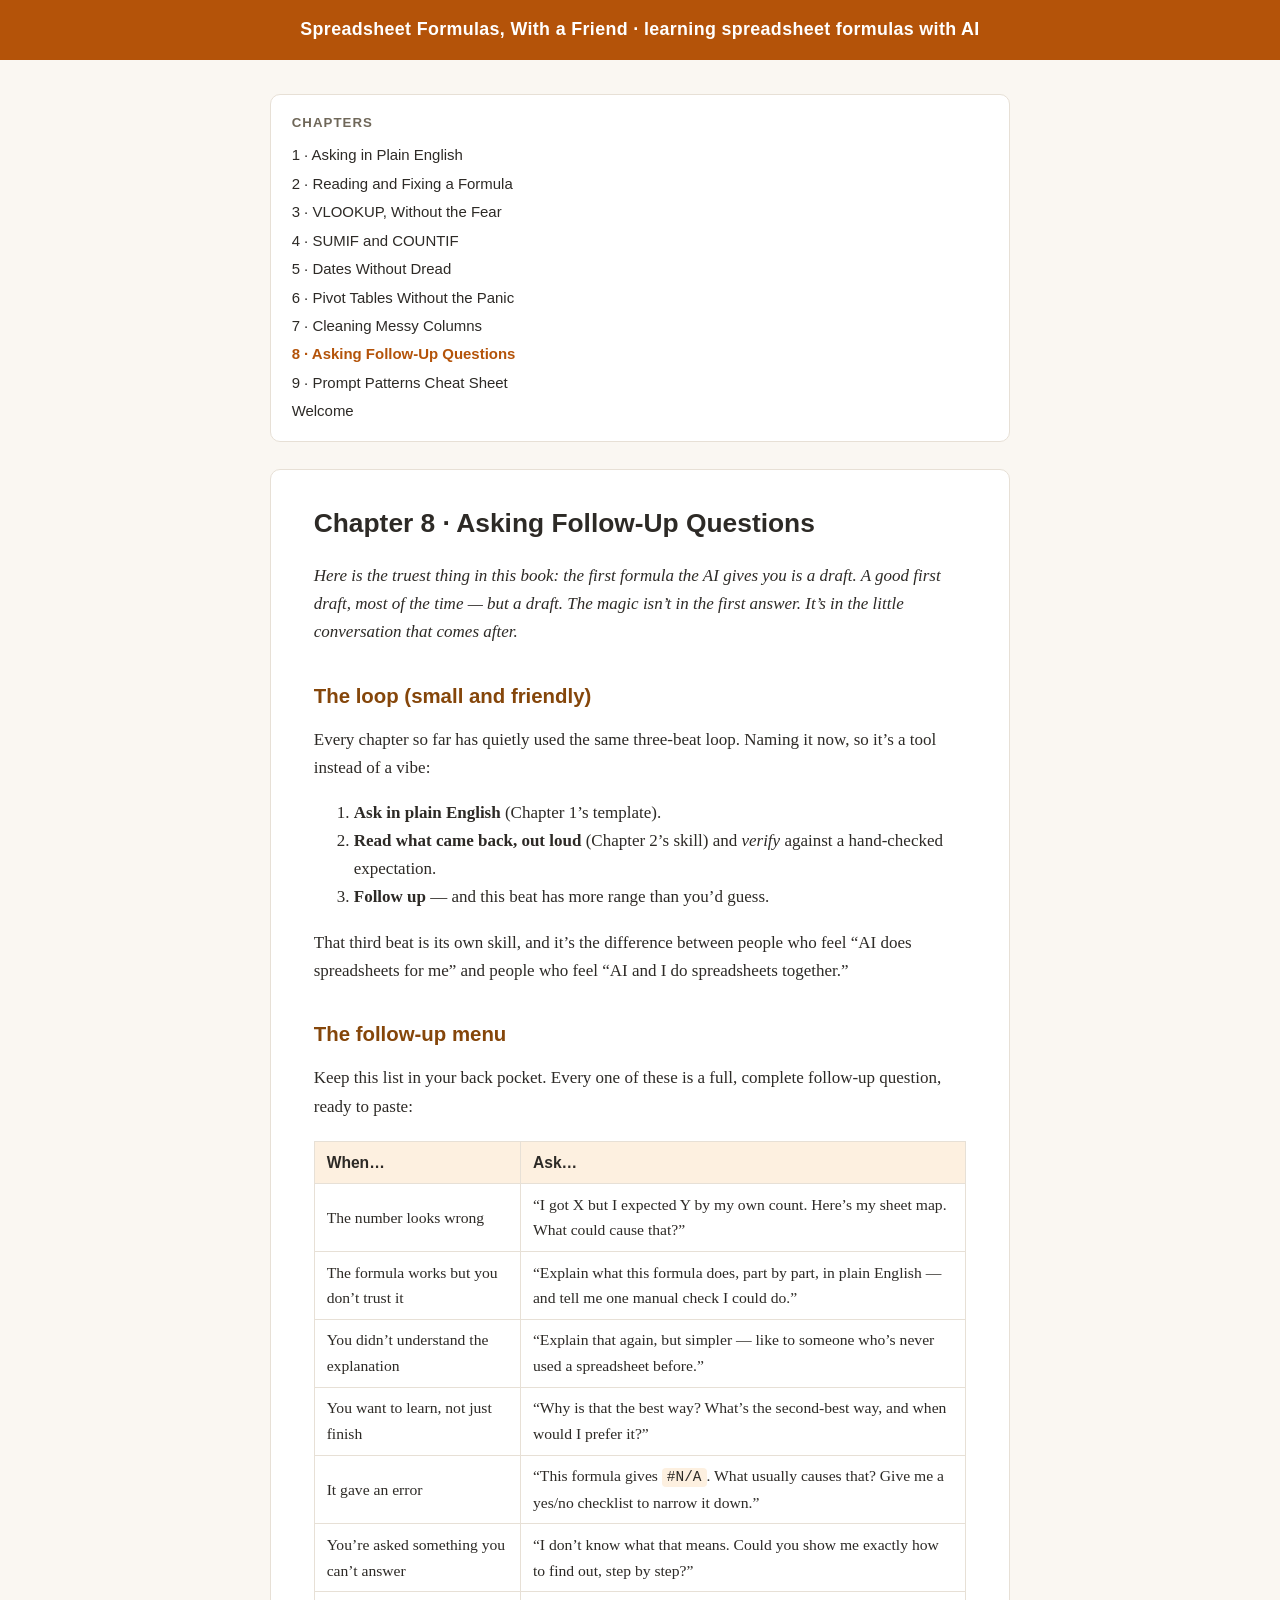
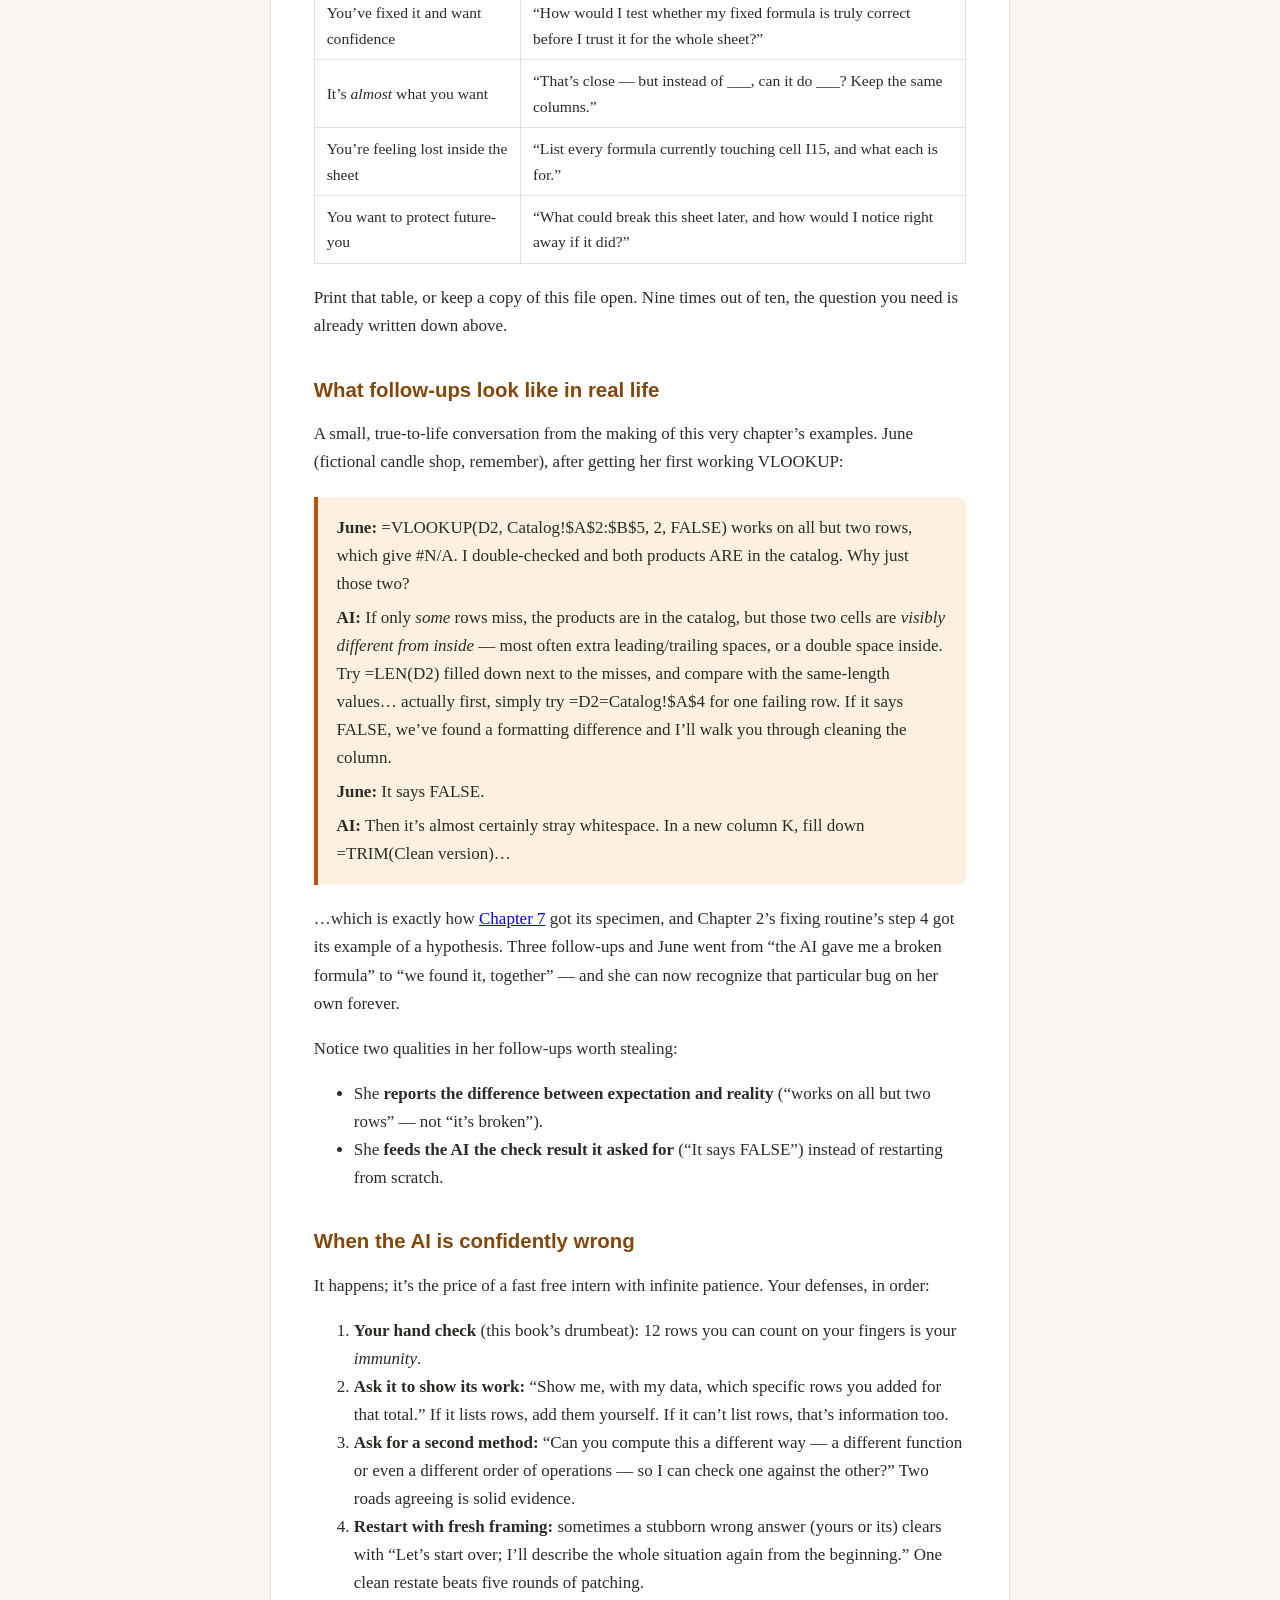
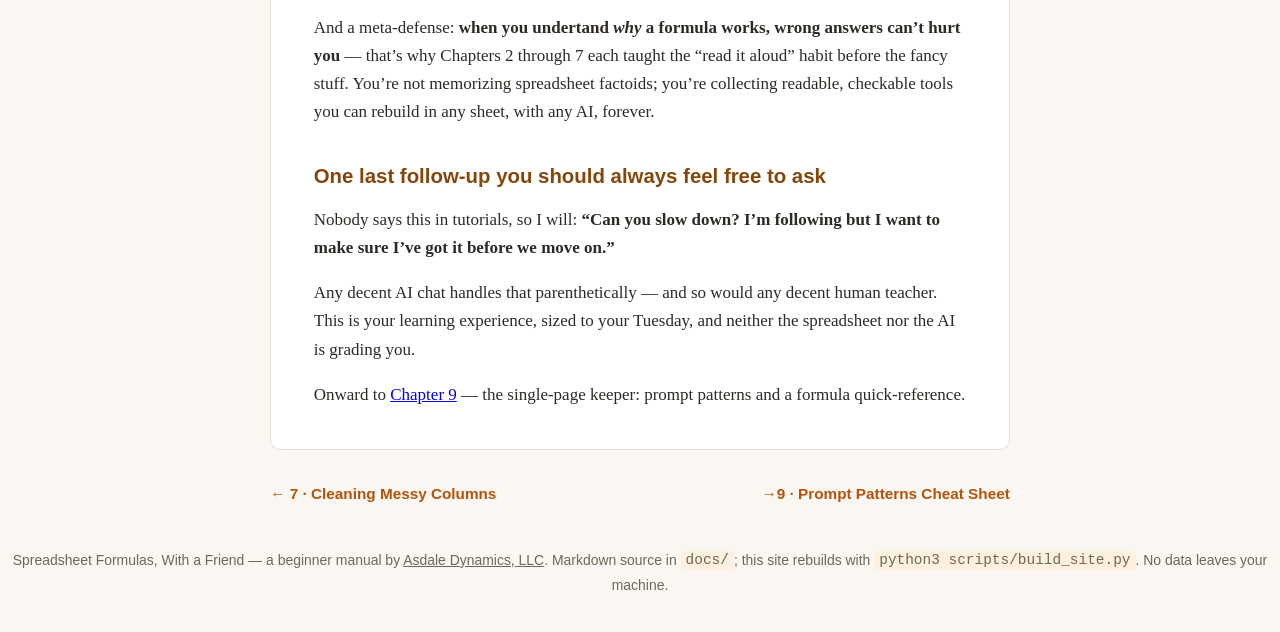
<file: site/08-follow-up-questions.html>
<!DOCTYPE html>
<html lang="en">
<head>
<meta charset="utf-8">
<meta name="viewport" content="width=device-width, initial-scale=1">
<title>8 · Asking Follow-Up Questions · Spreadsheet Formulas, With a Friend</title>
<meta name="description" content="A beginner manual on learning spreadsheet formulas (VLOOKUP, SUMIF, dates, pivot tables) with an AI chat window. Plain English, tested examples, by Asdale Dynamics, LLC.">
<link rel="stylesheet" href="style.css">
</head>
<body>
<header class="site"><a class="title" href="index.html">
Spreadsheet Formulas, With a Friend &#183; learning spreadsheet formulas with AI
</a></header>
<main>
<nav class="chapters"><strong>Chapters</strong><a href="01-asking-in-plain-english.html">1 · Asking in Plain English</a><br><a href="02-reading-and-fixing-formulas.html">2 · Reading and Fixing a Formula</a><br><a href="03-vlookup.html">3 · VLOOKUP, Without the Fear</a><br><a href="04-sumif-and-countif.html">4 · SUMIF and COUNTIF</a><br><a href="05-dates.html">5 · Dates Without Dread</a><br><a href="06-pivot-tables.html">6 · Pivot Tables Without the Panic</a><br><a href="07-cleaning-messy-columns.html">7 · Cleaning Messy Columns</a><br><a class="here" href="08-follow-up-questions.html">8 · Asking Follow-Up Questions</a><br><a href="09-cheatsheet.html">9 · Prompt Patterns Cheat Sheet</a><br><a href="index.html">Welcome</a></nav>
<article>
<h1 id="chapter-8-asking-follow-up-questions">Chapter 8 · Asking Follow-Up Questions</h1>
<p><em>Here is the truest thing in this book: the first formula the AI gives
you is a draft. A good first draft, most of the time — but a draft. The
magic isn&rsquo;t in the first answer. It&rsquo;s in the little conversation that
comes after.</em></p>
<h2 id="the-loop-small-and-friendly">The loop (small and friendly)</h2>
<p>Every chapter so far has quietly used the same three-beat loop. Naming it
now, so it&rsquo;s a tool instead of a vibe:</p>
<ol>
<li><strong>Ask in plain English</strong> (Chapter 1&rsquo;s template).</li>
<li><strong>Read what came back, out loud</strong> (Chapter 2&rsquo;s skill) and <em>verify</em>
   against a hand-checked expectation.</li>
<li><strong>Follow up</strong> — and this beat has more range than you&rsquo;d guess.</li>
</ol>
<p>That third beat is its own skill, and it&rsquo;s the difference between people
who feel &ldquo;AI does spreadsheets for me&rdquo; and people who feel
&ldquo;AI and I do spreadsheets together.&rdquo;</p>
<h2 id="the-follow-up-menu">The follow-up menu</h2>
<p>Keep this list in your back pocket. Every one of these is a full, complete
follow-up question, ready to paste:</p>
<table>
<thead>
<tr>
<th>When…</th>
<th>Ask…</th>
</tr>
</thead>
<tbody>
<tr>
<td>The number looks wrong</td>
<td>&ldquo;I got X but I expected Y by my own count. Here&rsquo;s my sheet map. What could cause that?&rdquo;</td>
</tr>
<tr>
<td>The formula works but you don&rsquo;t trust it</td>
<td>&ldquo;Explain what this formula does, part by part, in plain English — and tell me one manual check I could do.&rdquo;</td>
</tr>
<tr>
<td>You didn&rsquo;t understand the explanation</td>
<td>&ldquo;Explain that again, but simpler — like to someone who&rsquo;s never used a spreadsheet before.&rdquo;</td>
</tr>
<tr>
<td>You want to learn, not just finish</td>
<td>&ldquo;Why is that the best way? What&rsquo;s the second-best way, and when would I prefer it?&rdquo;</td>
</tr>
<tr>
<td>It gave an error</td>
<td>&ldquo;This formula gives <code>#N/A</code>. What usually causes that? Give me a yes/no checklist to narrow it down.&rdquo;</td>
</tr>
<tr>
<td>You&rsquo;re asked something you can&rsquo;t answer</td>
<td>&ldquo;I don&rsquo;t know what that means. Could you show me exactly how to find out, step by step?&rdquo;</td>
</tr>
<tr>
<td>You&rsquo;ve fixed it and want confidence</td>
<td>&ldquo;How would I test whether my fixed formula is truly correct before I trust it for the whole sheet?&rdquo;</td>
</tr>
<tr>
<td>It&rsquo;s <em>almost</em> what you want</td>
<td>&ldquo;That&rsquo;s close — but instead of ___, can it do ___? Keep the same columns.&rdquo;</td>
</tr>
<tr>
<td>You&rsquo;re feeling lost inside the sheet</td>
<td>&ldquo;List every formula currently touching cell I15, and what each is for.&rdquo;</td>
</tr>
<tr>
<td>You want to protect future-you</td>
<td>&ldquo;What could break this sheet later, and how would I notice right away if it did?&rdquo;</td>
</tr>
</tbody>
</table>
<p>Print that table, or keep a copy of this file open. Nine times out of ten,
the question you need is already written down above.</p>
<h2 id="what-follow-ups-look-like-in-real-life">What follow-ups look like in real life</h2>
<p>A small, true-to-life conversation from the making of this very chapter&rsquo;s
examples. June (fictional candle shop, remember), after getting her first
working VLOOKUP:</p>
<blockquote>
<p><strong>June:</strong> =VLOOKUP(D2, Catalog!$A$2:$B$5, 2, FALSE) works on all but two
rows, which give #N/A. I double-checked and both products ARE in the
catalog. Why just those two?</p>
<p><strong>AI:</strong> If only <em>some</em> rows miss, the products are in the catalog, but
those two cells are <em>visibly different from inside</em> — most often extra
leading/trailing spaces, or a double space inside. Try =LEN(D2) filled
down next to the misses, and compare with the same-length values…
actually first, simply try =D2=Catalog!$A$4 for one failing row. If it
says FALSE, we&rsquo;ve found a formatting difference and I&rsquo;ll walk you
through cleaning the column.</p>
<p><strong>June:</strong> It says FALSE.</p>
<p><strong>AI:</strong> Then it&rsquo;s almost certainly stray whitespace. In a new column K,
fill down =TRIM(Clean version)…</p>
</blockquote>
<p>…which is exactly how <a href="07-cleaning-messy-columns.html">Chapter 7</a> got its
specimen, and Chapter 2&rsquo;s fixing routine&rsquo;s step 4 got its example of a
hypothesis. Three follow-ups and June went from &ldquo;the AI gave me a broken
formula&rdquo; to &ldquo;we found it, together&rdquo; — and she can now recognize that
particular bug on her own forever.</p>
<p>Notice two qualities in her follow-ups worth stealing:</p>
<ul>
<li>She <strong>reports the difference between expectation and reality</strong>
  (&ldquo;works on all but two rows&rdquo; — not &ldquo;it&rsquo;s broken&rdquo;).</li>
<li>She <strong>feeds the AI the check result it asked for</strong> (&ldquo;It says FALSE&rdquo;)
  instead of restarting from scratch.</li>
</ul>
<h2 id="when-the-ai-is-confidently-wrong">When the AI is confidently wrong</h2>
<p>It happens; it&rsquo;s the price of a fast free intern with infinite patience.
Your defenses, in order:</p>
<ol>
<li><strong>Your hand check</strong> (this book&rsquo;s drumbeat): 12 rows you can count on
   your fingers is your <em>immunity</em>.</li>
<li><strong>Ask it to show its work:</strong> &ldquo;Show me, with my data, which specific
   rows you added for that total.&rdquo; If it lists rows, add them yourself.
   If it can&rsquo;t list rows, that&rsquo;s information too.</li>
<li><strong>Ask for a second method:</strong> &ldquo;Can you compute this a different way —
   a different function or even a different order of operations — so I
   can check one against the other?&rdquo; Two roads agreeing is solid
   evidence.</li>
<li><strong>Restart with fresh framing:</strong> sometimes a stubborn wrong answer
   (yours or its) clears with &ldquo;Let&rsquo;s start over; I&rsquo;ll describe the whole
   situation again from the beginning.&rdquo; One clean restate beats five
   rounds of patching.</li>
</ol>
<p>And a meta-defense: <strong>when you undertand <em>why</em> a formula works, wrong
answers can&rsquo;t hurt you</strong> — that&rsquo;s why Chapters 2 through 7 each taught the
&ldquo;read it aloud&rdquo; habit before the fancy stuff. You&rsquo;re not memorizing
spreadsheet factoids; you&rsquo;re collecting readable, checkable tools you can
rebuild in any sheet, with any AI, forever.</p>
<h2 id="one-last-follow-up-you-should-always-feel-free-to-ask">One last follow-up you should always feel free to ask</h2>
<p>Nobody says this in tutorials, so I will: <strong>&ldquo;Can you slow down?
I&rsquo;m following but I want to make sure I&rsquo;ve got it before we move on.&rdquo;</strong></p>
<p>Any decent AI chat handles that parenthetically — and so would any decent
human teacher. This is your learning experience, sized to your Tuesday,
and neither the spreadsheet nor the AI is grading you.</p>
<p>Onward to <a href="09-cheatsheet.html">Chapter 9</a> — the single-page keeper: prompt
patterns and a formula quick-reference.</p>
</article>
<footer class="pager"><a href="07-cleaning-messy-columns.html">&#8592; 7 · Cleaning Messy Columns</a><a href="09-cheatsheet.html"> &#8594;9 · Prompt Patterns Cheat Sheet</a></footer>
</main>
<footer class="colophon">
Spreadsheet Formulas, With a Friend &#8212; a beginner manual by
<a href="https://dylanasdale.github.io">Asdale Dynamics, LLC</a>.
Markdown source in <code>docs/</code>; this site rebuilds with
<code>python3 scripts/build_site.py</code>. No data leaves your machine.
</footer>
</body>
</html>
</file>
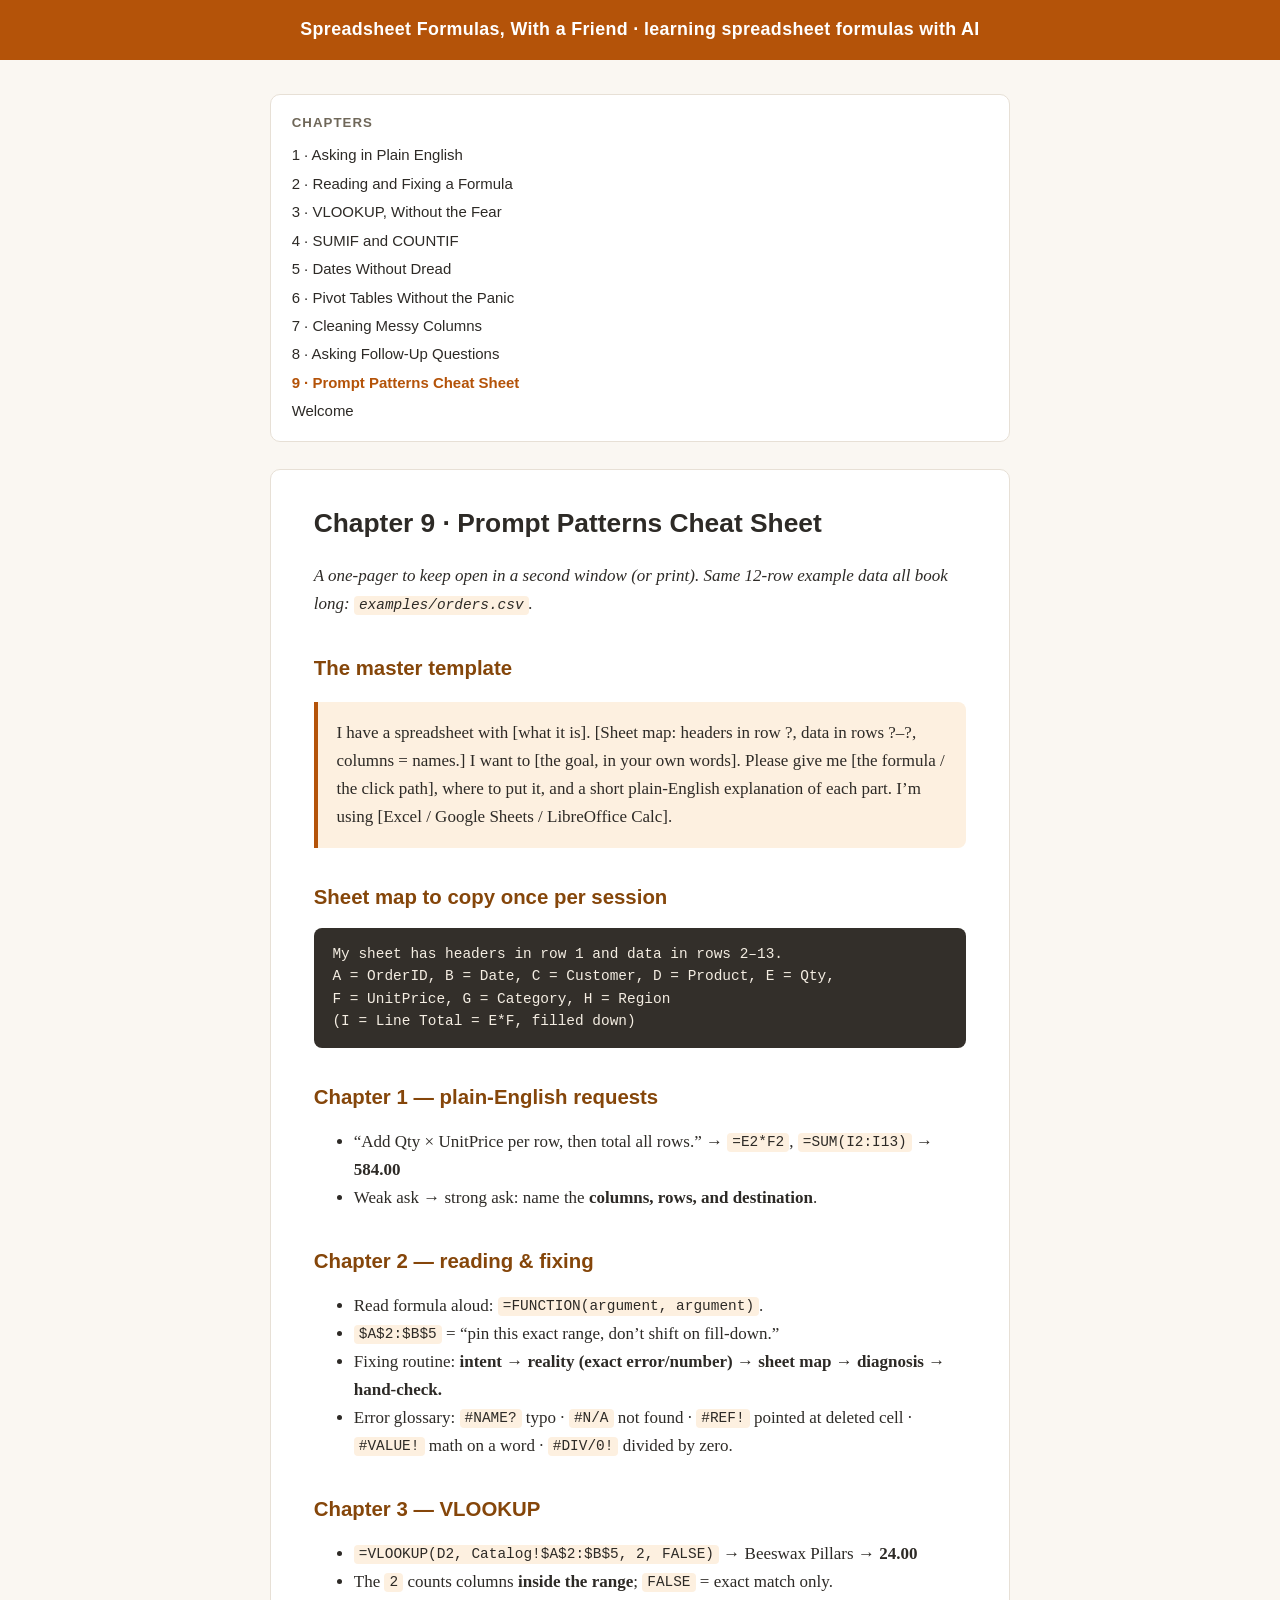
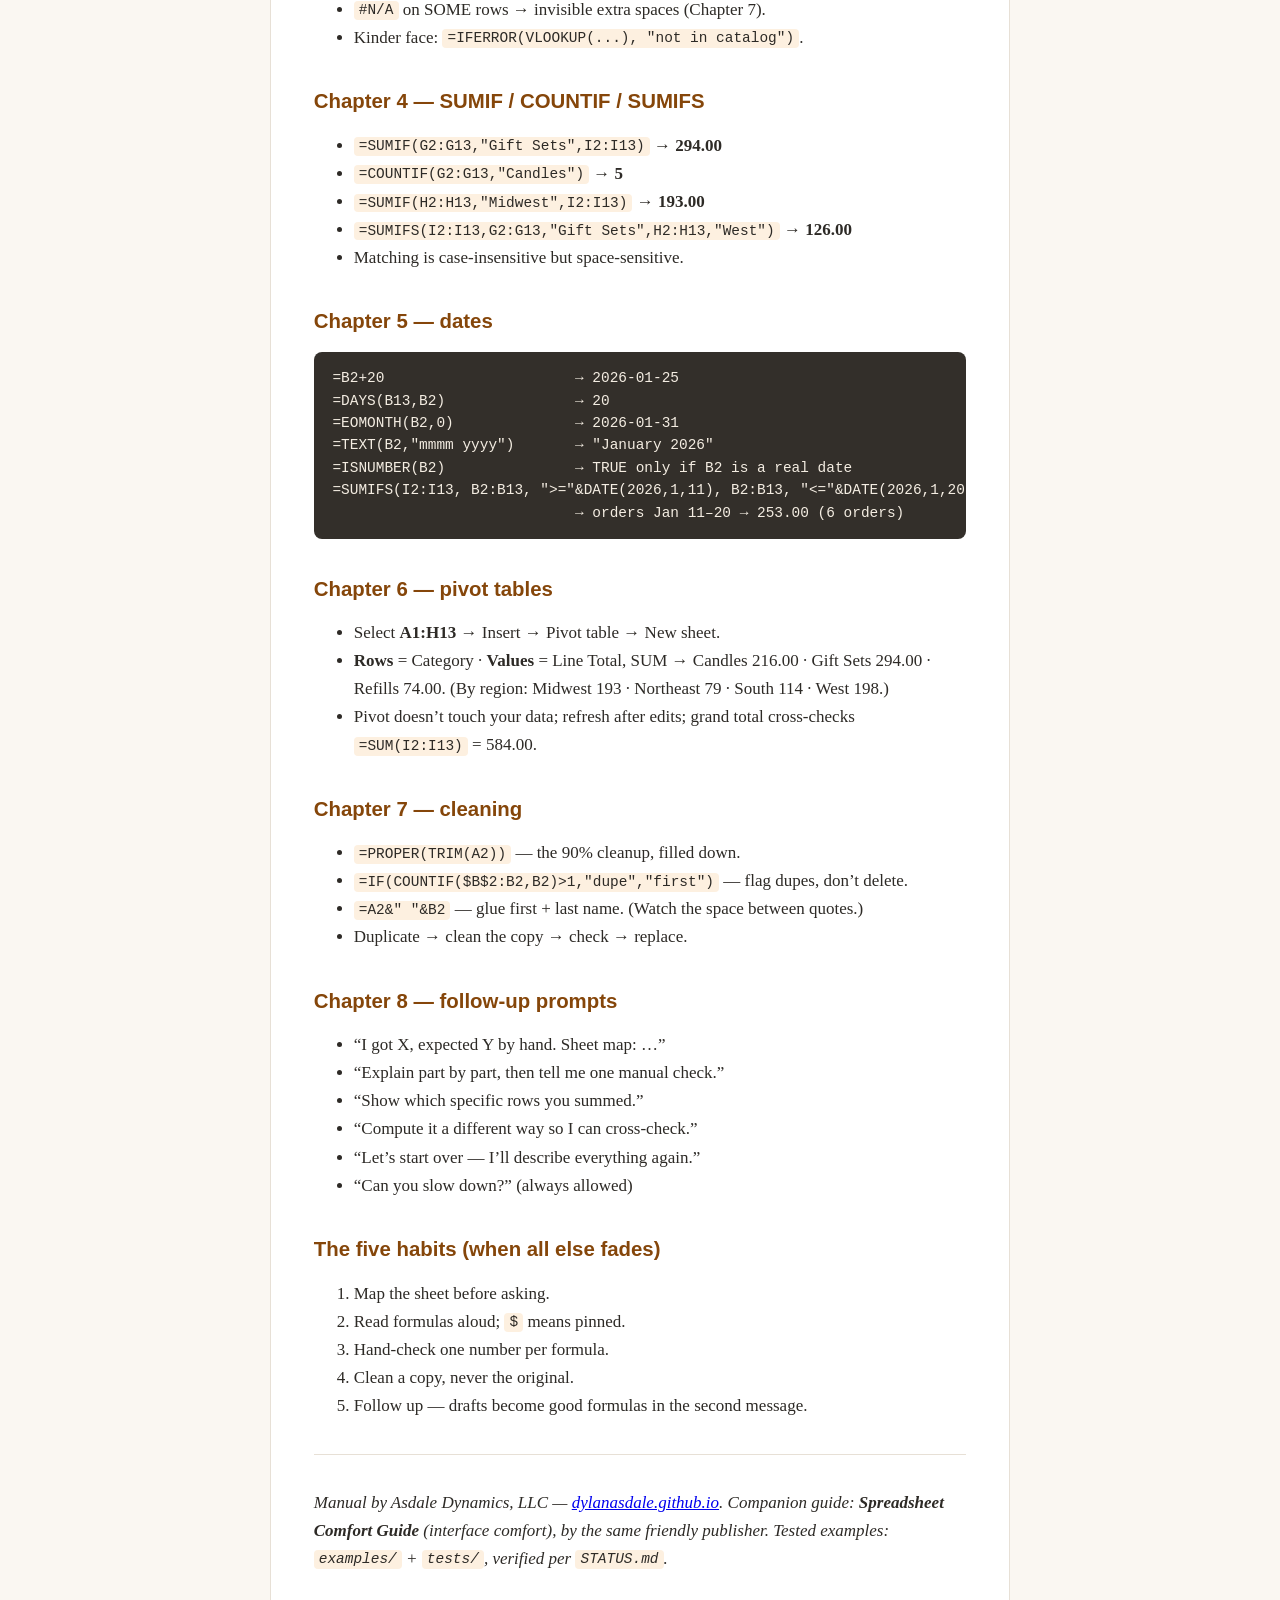
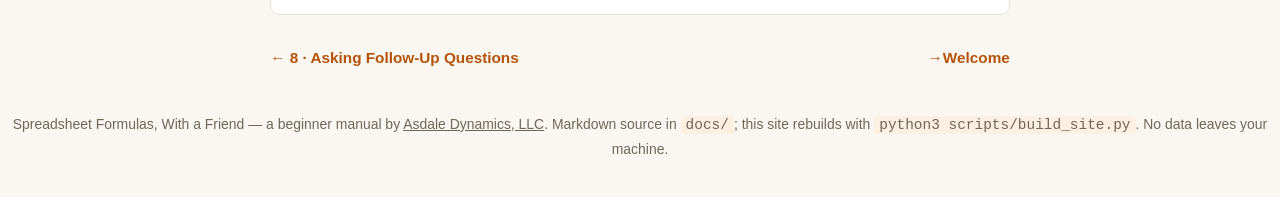
<file: site/09-cheatsheet.html>
<!DOCTYPE html>
<html lang="en">
<head>
<meta charset="utf-8">
<meta name="viewport" content="width=device-width, initial-scale=1">
<title>9 · Prompt Patterns Cheat Sheet · Spreadsheet Formulas, With a Friend</title>
<meta name="description" content="A beginner manual on learning spreadsheet formulas (VLOOKUP, SUMIF, dates, pivot tables) with an AI chat window. Plain English, tested examples, by Asdale Dynamics, LLC.">
<link rel="stylesheet" href="style.css">
</head>
<body>
<header class="site"><a class="title" href="index.html">
Spreadsheet Formulas, With a Friend &#183; learning spreadsheet formulas with AI
</a></header>
<main>
<nav class="chapters"><strong>Chapters</strong><a href="01-asking-in-plain-english.html">1 · Asking in Plain English</a><br><a href="02-reading-and-fixing-formulas.html">2 · Reading and Fixing a Formula</a><br><a href="03-vlookup.html">3 · VLOOKUP, Without the Fear</a><br><a href="04-sumif-and-countif.html">4 · SUMIF and COUNTIF</a><br><a href="05-dates.html">5 · Dates Without Dread</a><br><a href="06-pivot-tables.html">6 · Pivot Tables Without the Panic</a><br><a href="07-cleaning-messy-columns.html">7 · Cleaning Messy Columns</a><br><a href="08-follow-up-questions.html">8 · Asking Follow-Up Questions</a><br><a class="here" href="09-cheatsheet.html">9 · Prompt Patterns Cheat Sheet</a><br><a href="index.html">Welcome</a></nav>
<article>
<h1 id="chapter-9-prompt-patterns-cheat-sheet">Chapter 9 · Prompt Patterns Cheat Sheet</h1>
<p><em>A one-pager to keep open in a second window (or print). Same 12-row
example data all book long: <code>examples/orders.csv</code>.</em></p>
<h2 id="the-master-template">The master template</h2>
<blockquote>
<p>I have a spreadsheet with [what it is].
[Sheet map: headers in row ?, data in rows ?–?, columns = names.]
I want to [the goal, in your own words].
Please give me [the formula / the click path], where to put it, and a
short plain-English explanation of each part. I&rsquo;m using
[Excel / Google Sheets / LibreOffice Calc].</p>
</blockquote>
<h2 id="sheet-map-to-copy-once-per-session">Sheet map to copy once per session</h2>
<pre><code>My sheet has headers in row 1 and data in rows 2–13.
A = OrderID, B = Date, C = Customer, D = Product, E = Qty,
F = UnitPrice, G = Category, H = Region
(I = Line Total = E*F, filled down)
</code></pre>
<h2 id="chapter-1-plain-english-requests">Chapter 1 — plain-English requests</h2>
<ul>
<li>&ldquo;Add Qty × UnitPrice per row, then total all rows.&rdquo; → <code>=E2*F2</code>, <code>=SUM(I2:I13)</code> → <strong>584.00</strong></li>
<li>Weak ask → strong ask: name the <strong>columns, rows, and destination</strong>.</li>
</ul>
<h2 id="chapter-2-reading-fixing">Chapter 2 — reading &amp; fixing</h2>
<ul>
<li>Read formula aloud: <code>=FUNCTION(argument, argument)</code>.</li>
<li><code>$A$2:$B$5</code> = &ldquo;pin this exact range, don&rsquo;t shift on fill-down.&rdquo;</li>
<li>Fixing routine: <strong>intent → reality (exact error/number) → sheet map →
  diagnosis → hand-check.</strong></li>
<li>Error glossary: <code>#NAME?</code> typo · <code>#N/A</code> not found · <code>#REF!</code> pointed at
  deleted cell · <code>#VALUE!</code> math on a word · <code>#DIV/0!</code> divided by zero.</li>
</ul>
<h2 id="chapter-3-vlookup">Chapter 3 — VLOOKUP</h2>
<ul>
<li><code>=VLOOKUP(D2, Catalog!$A$2:$B$5, 2, FALSE)</code> → Beeswax Pillars → <strong>24.00</strong></li>
<li>The <code>2</code> counts columns <strong>inside the range</strong>; <code>FALSE</code> = exact match only.</li>
<li><code>#N/A</code> on SOME rows → invisible extra spaces (Chapter 7).</li>
<li>Kinder face: <code>=IFERROR(VLOOKUP(...), "not in catalog")</code>.</li>
</ul>
<h2 id="chapter-4-sumif-countif-sumifs">Chapter 4 — SUMIF / COUNTIF / SUMIFS</h2>
<ul>
<li><code>=SUMIF(G2:G13,"Gift Sets",I2:I13)</code> → <strong>294.00</strong></li>
<li><code>=COUNTIF(G2:G13,"Candles")</code> → <strong>5</strong></li>
<li><code>=SUMIF(H2:H13,"Midwest",I2:I13)</code> → <strong>193.00</strong></li>
<li><code>=SUMIFS(I2:I13,G2:G13,"Gift Sets",H2:H13,"West")</code> → <strong>126.00</strong></li>
<li>Matching is case-insensitive but space-sensitive.</li>
</ul>
<h2 id="chapter-5-dates">Chapter 5 — dates</h2>
<pre><code>=B2+20                      → 2026-01-25
=DAYS(B13,B2)               → 20
=EOMONTH(B2,0)              → 2026-01-31
=TEXT(B2,&quot;mmmm yyyy&quot;)       → &quot;January 2026&quot;
=ISNUMBER(B2)               → TRUE only if B2 is a real date
=SUMIFS(I2:I13, B2:B13, &quot;&gt;=&quot;&amp;DATE(2026,1,11), B2:B13, &quot;&lt;=&quot;&amp;DATE(2026,1,20))
                            → orders Jan 11–20 → 253.00 (6 orders)
</code></pre>
<h2 id="chapter-6-pivot-tables">Chapter 6 — pivot tables</h2>
<ul>
<li>Select <strong>A1:H13</strong> → Insert → Pivot table → New sheet.</li>
<li><strong>Rows</strong> = Category · <strong>Values</strong> = Line Total, SUM → Candles 216.00 ·
  Gift Sets 294.00 · Refills 74.00. (By region: Midwest 193 · Northeast
  79 · South 114 · West 198.)</li>
<li>Pivot doesn&rsquo;t touch your data; refresh after edits; grand total
  cross-checks <code>=SUM(I2:I13)</code> = 584.00.</li>
</ul>
<h2 id="chapter-7-cleaning">Chapter 7 — cleaning</h2>
<ul>
<li><code>=PROPER(TRIM(A2))</code> — the 90% cleanup, filled down.</li>
<li><code>=IF(COUNTIF($B$2:B2,B2)&gt;1,"dupe","first")</code> — flag dupes, don&rsquo;t delete.</li>
<li><code>=A2&amp;" "&amp;B2</code> — glue first + last name. (Watch the space between quotes.)</li>
<li>Duplicate → clean the copy → check → replace.</li>
</ul>
<h2 id="chapter-8-follow-up-prompts">Chapter 8 — follow-up prompts</h2>
<ul>
<li>&ldquo;I got X, expected Y by hand. Sheet map: …&rdquo;</li>
<li>&ldquo;Explain part by part, then tell me one manual check.&rdquo;</li>
<li>&ldquo;Show which specific rows you summed.&rdquo;</li>
<li>&ldquo;Compute it a different way so I can cross-check.&rdquo;</li>
<li>&ldquo;Let&rsquo;s start over — I&rsquo;ll describe everything again.&rdquo;</li>
<li>&ldquo;Can you slow down?&rdquo; (always allowed)</li>
</ul>
<h2 id="the-five-habits-when-all-else-fades">The five habits (when all else fades)</h2>
<ol>
<li>Map the sheet before asking.</li>
<li>Read formulas aloud; <code>$</code> means pinned.</li>
<li>Hand-check one number per formula.</li>
<li>Clean a copy, never the original.</li>
<li>Follow up — drafts become good formulas in the second message.</li>
</ol>
<hr />
<p><em>Manual by Asdale Dynamics, LLC — <a href="https://dylanasdale.github.io">dylanasdale.github.io</a>.
Companion guide: <strong>Spreadsheet Comfort Guide</strong> (interface comfort), by the
same friendly publisher. Tested examples: <code>examples/</code> + <code>tests/</code>, verified
per <code>STATUS.md</code>.</em></p>
</article>
<footer class="pager"><a href="08-follow-up-questions.html">&#8592; 8 · Asking Follow-Up Questions</a><a href="index.html"> &#8594;Welcome</a></footer>
</main>
<footer class="colophon">
Spreadsheet Formulas, With a Friend &#8212; a beginner manual by
<a href="https://dylanasdale.github.io">Asdale Dynamics, LLC</a>.
Markdown source in <code>docs/</code>; this site rebuilds with
<code>python3 scripts/build_site.py</code>. No data leaves your machine.
</footer>
</body>
</html>
</file>
<file: site/style.css>
/* Spreadsheet Formulas, With a Friend — site stylesheet */
:root {
  --ink: #2d2a26;
  --paper: #faf7f2;
  --card: #ffffff;
  --accent: #b45309;
  --accent-soft: #fdf0e0;
  --line: #e7e0d6;
  --muted: #6f6759;
}
* { box-sizing: border-box; }
html { font-size: 17px; }
body {
  margin: 0;
  font-family: Georgia, "Times New Roman", serif;
  color: var(--ink);
  background: var(--paper);
  line-height: 1.65;
}
header.site {
  background: var(--accent);
  color: #fff;
  padding: 0.9rem 1rem;
  text-align: center;
  font-family: "Helvetica Neue", Arial, sans-serif;
}
header.site a.title {
  color: #fff;
  text-decoration: none;
  font-weight: 700;
  font-size: 1.05rem;
  letter-spacing: 0.02em;
}
header.site a.title:hover { text-decoration: underline; }
main {
  max-width: 46rem;
  margin: 2rem auto;
  padding: 0 1.25rem;
}
nav.chapters {
  font-family: "Helvetica Neue", Arial, sans-serif;
  background: var(--card);
  border: 1px solid var(--line);
  border-radius: 10px;
  padding: 0.9rem 1.2rem;
  margin-bottom: 1.6rem;
  font-size: 0.88rem;
  line-height: 1.9;
}
nav.chapters strong {
  display: block;
  font-size: 0.78rem;
  text-transform: uppercase;
  letter-spacing: 0.08em;
  color: var(--muted);
  margin-bottom: 0.35rem;
}
nav.chapters a { color: var(--ink); text-decoration: none; }
nav.chapters a:hover { color: var(--accent); }
nav.chapters a.here { font-weight: 700; color: var(--accent); }
article {
  background: var(--card);
  border: 1px solid var(--line);
  border-radius: 10px;
  padding: 2.2rem 2.5rem 1.4rem;
}
h1, h2 { font-family: "Helvetica Neue", Arial, sans-serif; line-height: 1.25; }
h1 { font-size: 1.55rem; margin-top: 0; }
h2 { font-size: 1.2rem; margin-top: 2.2rem; }
h2, h3 { color: #85460a; }
p, li { max-width: 42rem; }
code, pre {
  font-family: "SF Mono", Consolas, Menlo, monospace;
  font-size: 0.85rem;
}
code {
  background: var(--accent-soft);
  border-radius: 4px;
  padding: 0.1em 0.35em;
}
pre {
  background: #332f2a;
  color: #f4ede2;
  border-radius: 8px;
  padding: 0.9rem 1.1rem;
  overflow-x: auto;
  line-height: 1.55;
}
pre code { background: none; color: inherit; padding: 0; }
table {
  border-collapse: collapse;
  margin: 1.2rem 0;
  font-size: 0.92rem;
}
th, td {
  border: 1px solid var(--line);
  padding: 0.45rem 0.7rem;
  text-align: left;
}
th { background: var(--accent-soft); font-family: "Helvetica Neue", Arial, sans-serif; }
blockquote {
  margin: 1.2rem 0;
  padding: 0.65rem 1.1rem;
  border-left: 4px solid var(--accent);
  background: var(--accent-soft);
  border-radius: 0 8px 8px 0;
}
blockquote p { margin: 0.35rem 0; }
hr { border: none; border-top: 1px solid var(--line); margin: 2rem 0; }
footer.pager {
  display: flex;
  justify-content: space-between;
  gap: 1rem;
  font-family: "Helvetica Neue", Arial, sans-serif;
  font-size: 0.9rem;
  margin-top: 1.8rem;
}
footer.pager a {
  color: var(--accent);
  text-decoration: none;
  font-weight: 600;
}
footer.pager a:hover { text-decoration: underline; }
footer.colophon {
  text-align: center;
  color: var(--muted);
  font-size: 0.82rem;
  font-family: "Helvetica Neue", Arial, sans-serif;
  margin: 2.5rem 0 2.2rem;
}
footer.colophon a { color: var(--muted); }
@media (max-width: 620px) {
  article { padding: 1.4rem 1.25rem; }
  h1 { font-size: 1.3rem; }
}
</file>
